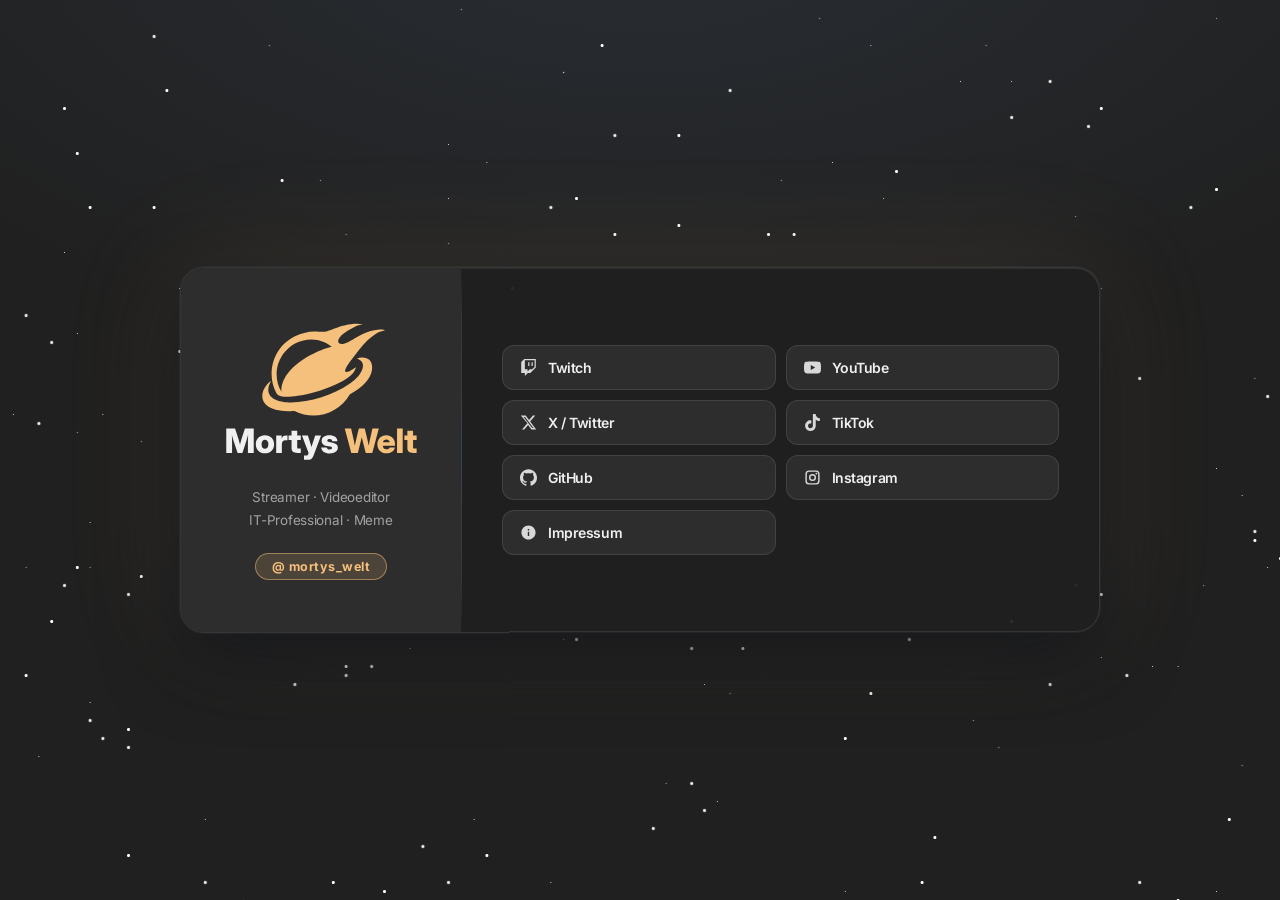
<file: index.html>
<!DOCTYPE html>
<html lang="de">
<head>
    <meta charset="UTF-8">
    <meta name="viewport" content="width=device-width, initial-scale=1.0">
    <title>Mortys Welt</title>
    <meta name="description" content="Streamer · Videoeditor · IT-Professional · Meme – Alle Links von Mortys Welt.">
    <link rel="icon" href="favicon.ico" sizes="48x48">
    <link rel="icon" href="favicon.svg" type="image/svg+xml">
    <link rel="apple-touch-icon" href="apple-touch-icon.png">
    <link rel="manifest" href="site.webmanifest">
    <meta name="theme-color" content="#202020">
    <link rel="stylesheet" href="styles.css">
</head>
<body>

    <!-- Sternenhimmel (CSS-only, DSGVO-konform) -->
    <div class="starfield" aria-hidden="true"></div>

    <main>
        <article class="card" aria-label="Mortys Welt – Visitenkarte">

            <!-- ── LINKS: Identität ── -->
            <section class="card-identity">
                <h1 class="logo">
                    <img src="logo-gestapelt.svg" width="653" height="470" alt="Mortys Welt">
                </h1>

                <p class="tagline">
                    Streamer · Videoeditor<br>
                    IT-Professional · Meme
                </p>

                <span class="handle">@ mortys_welt</span>
            </section>

            <!-- ── TRENNLINIE ── -->
            <div class="card-divider" aria-hidden="true"></div>

            <!-- ── RECHTS: Links ── -->
            <nav class="card-links" aria-label="Externe Links">

                <!-- Twitch -->
                <a href="https://www.twitch.tv/mortys_welt" target="_blank" rel="noopener noreferrer"
                   class="link-btn" data-sakuga="pop" data-platform="twitch" aria-label="Twitch">
                    <svg class="btn-icon" viewBox="0 0 24 24" fill="currentColor" aria-hidden="true">
                        <path d="M11.571 4.714h1.715v5.143H11.57zm4.715 0H18v5.143h-1.714zM6 0L1.714 4.286v15.428h5.143V24l4.286-4.286h3.428L22.286 12V0zm14.571 11.143l-3.428 3.428h-3.429l-3 3v-3H6.857V1.714h13.714z"/>
                    </svg>
                    <span>Twitch</span>
                </a>

                <!-- YouTube -->
                <a href="https://www.youtube.com/@mortyswelt" target="_blank" rel="noopener noreferrer"
                   class="link-btn" data-sakuga="pop" data-platform="youtube" aria-label="YouTube">
                    <svg class="btn-icon" viewBox="0 0 24 24" fill="currentColor" aria-hidden="true">
                        <path d="M23.498 6.186a3.016 3.016 0 0 0-2.122-2.136C19.505 3.545 12 3.545 12 3.545s-7.505 0-9.377.505A3.017 3.017 0 0 0 .502 6.186C0 8.07 0 12 0 12s0 3.93.502 5.814a3.016 3.016 0 0 0 2.122 2.136c1.871.505 9.376.505 9.376.505s7.505 0 9.377-.505a3.015 3.015 0 0 0 2.122-2.136C24 15.93 24 12 24 12s0-3.93-.502-5.814zM9.545 15.568V8.432L15.818 12l-6.273 3.568z"/>
                    </svg>
                    <span>YouTube</span>
                </a>

                <!-- X / Twitter -->
                <a href="https://twitter.com/Mortys_Welt" target="_blank" rel="noopener noreferrer"
                   class="link-btn" data-sakuga="pop" data-platform="x" aria-label="X / Twitter">
                    <svg class="btn-icon" viewBox="0 0 24 24" fill="currentColor" aria-hidden="true">
                        <path d="M18.244 2.25h3.308l-7.227 8.26 8.502 11.24H16.17l-4.714-6.231-5.401 6.231H2.748l7.73-8.835L1.254 2.25H8.08l4.713 6.231zm-1.161 17.52h1.833L7.084 4.126H5.117z"/>
                    </svg>
                    <span>X / Twitter</span>
                </a>

                <!-- TikTok -->
                <a href="https://www.tiktok.com/@mortys_welt" target="_blank" rel="noopener noreferrer"
                   class="link-btn" data-sakuga="pop" data-platform="tiktok" aria-label="TikTok">
                    <svg class="btn-icon" viewBox="0 0 24 24" fill="currentColor" aria-hidden="true">
                        <path d="M12.525.02c1.31-.02 2.61-.01 3.91-.02.08 1.53.63 3.09 1.75 4.17 1.12 1.11 2.7 1.62 4.24 1.79v4.03c-1.44-.05-2.89-.35-4.2-.97-.57-.26-1.1-.59-1.62-.93-.01 2.92.01 5.84-.02 8.75-.08 1.4-.54 2.79-1.35 3.94-1.31 1.92-3.58 3.17-5.91 3.21-1.43.08-2.86-.31-4.08-1.03-2.02-1.19-3.44-3.37-3.65-5.71-.02-.5-.03-1-.01-1.49.18-1.9 1.12-3.72 2.58-4.96 1.66-1.44 3.98-2.13 6.15-1.72.02 1.48-.04 2.96-.04 4.44-.99-.32-2.15-.23-3.02.37-.63.41-1.11 1.04-1.36 1.75-.21.51-.15 1.07-.14 1.61.24 1.64 1.82 3.02 3.5 2.87 1.12-.01 2.19-.66 2.77-1.61.19-.33.4-.67.41-1.06.1-1.79.06-3.57.07-5.36.01-4.03-.01-8.05.02-12.07z"/>
                    </svg>
                    <span>TikTok</span>
                </a>

                <!-- GitHub -->
                <a href="https://github.com/MortysTerminal" target="_blank" rel="noopener noreferrer"
                   class="link-btn" data-sakuga="pop" data-platform="github" aria-label="GitHub">
                    <svg class="btn-icon" viewBox="0 0 24 24" fill="currentColor" aria-hidden="true">
                        <path d="M12 .297c-6.63 0-12 5.373-12 12 0 5.303 3.438 9.8 8.205 11.385.6.113.82-.258.82-.577 0-.285-.01-1.04-.015-2.04-3.338.724-4.042-1.61-4.042-1.61C4.422 18.07 3.633 17.7 3.633 17.7c-1.087-.744.084-.729.084-.729 1.205.084 1.838 1.236 1.838 1.236 1.07 1.835 2.809 1.305 3.495.998.108-.776.417-1.305.76-1.605-2.665-.3-5.466-1.332-5.466-5.93 0-1.31.465-2.38 1.235-3.22-.135-.303-.54-1.523.105-3.176 0 0 1.005-.322 3.3 1.23.96-.267 1.98-.399 3-.405 1.02.006 2.04.138 3 .405 2.28-1.552 3.285-1.23 3.285-1.23.645 1.653.24 2.873.12 3.176.765.84 1.23 1.91 1.23 3.22 0 4.61-2.805 5.625-5.475 5.92.42.36.81 1.096.81 2.22 0 1.606-.015 2.896-.015 3.286 0 .315.21.69.825.57C20.565 22.092 24 17.592 24 12.297c0-6.627-5.373-12-12-12"/>
                    </svg>
                    <span>GitHub</span>
                </a>

                <!-- Instagram -->
                <a href="https://www.instagram.com/mortys_welt.png/" target="_blank" rel="noopener noreferrer"
                   class="link-btn" data-sakuga="pop" data-platform="instagram" aria-label="Instagram">
                    <svg class="btn-icon" viewBox="0 0 24 24" fill="currentColor" aria-hidden="true">
                        <path fill-rule="evenodd" d="M7 2h10a5 5 0 0 1 5 5v10a5 5 0 0 1-5 5H7a5 5 0 0 1-5-5V7a5 5 0 0 1 5-5zm0 2a3 3 0 0 0-3 3v10a3 3 0 0 0 3 3h10a3 3 0 0 0 3-3V7a3 3 0 0 0-3-3zm5 3a5 5 0 1 1 0 10a5 5 0 0 1 0-10zm0 2a3 3 0 1 0 0 6a3 3 0 0 0 0-6zm5.5-3.75a1.25 1.25 0 1 1 0 2.5a1.25 1.25 0 0 1 0-2.5z"/>
                    </svg>
                    <span>Instagram</span>
                </a>

                <!-- Impressum -->
                <a href="https://rahft.com/talents/mortys_welt/#imprint" target="_blank" rel="noopener noreferrer"
                   class="link-btn" data-sakuga="pop" data-platform="impressum" aria-label="Impressum">
                    <svg class="btn-icon" viewBox="0 0 24 24" fill="currentColor" aria-hidden="true">
                        <path d="M12 2C6.48 2 2 6.48 2 12s4.48 10 10 10 10-4.48 10-10S17.52 2 12 2zm1 15h-2v-6h2v6zm0-8h-2V7h2v2z"/>
                    </svg>
                    <span>Impressum</span>
                </a>

            </nav>
        </article>
    </main>

<script src="sakuga/sakuga-core.js"></script>
<script src="sakuga/mw-sakuga.js"></script>
</body>
</html>
</file>
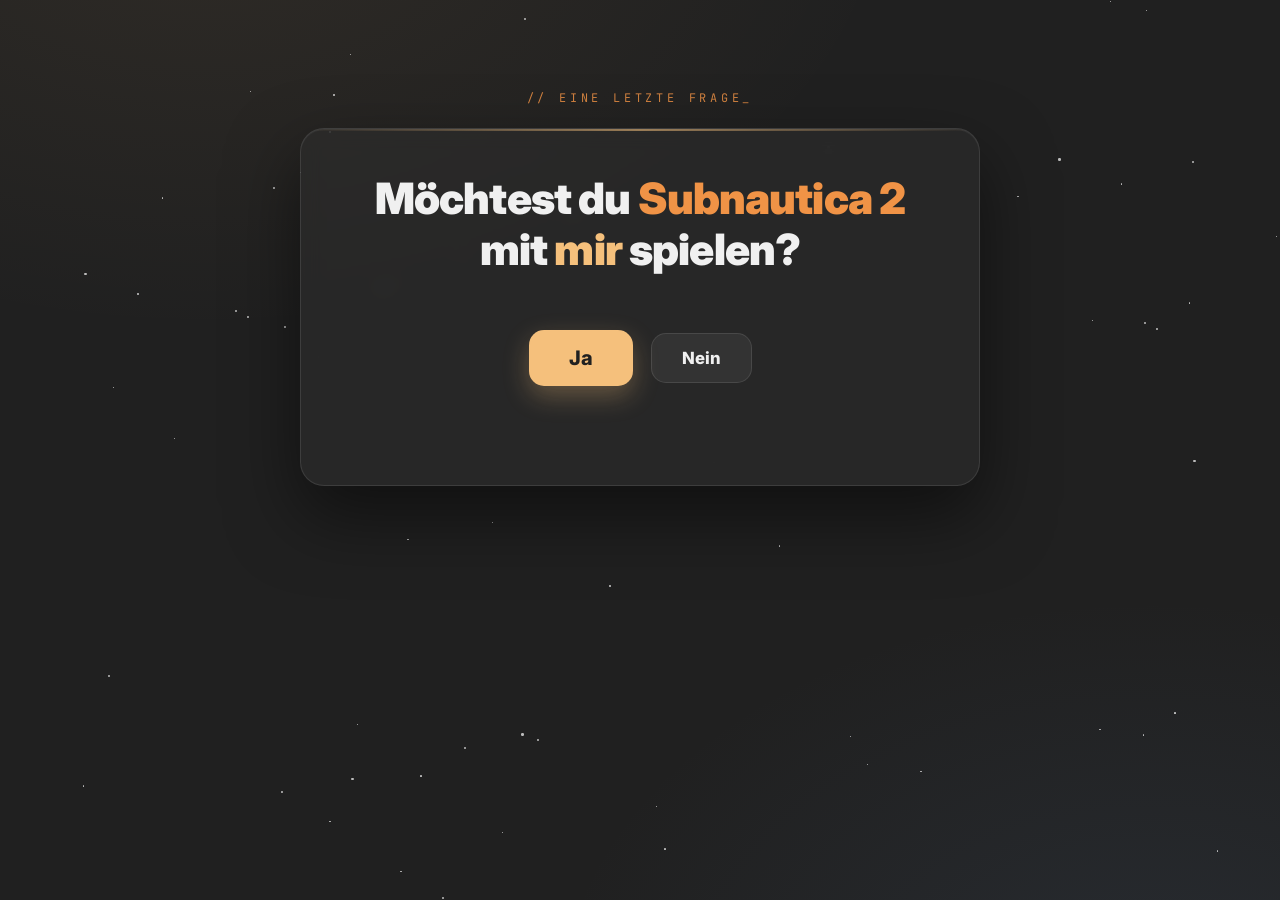
<file: antwort/index.html>
<!DOCTYPE html>
<html lang="de">
<head>
<meta charset="UTF-8">
<meta name="viewport" content="width=device-width, initial-scale=1.0">
<title>Eine Frage an dich · Mortys Welt</title>
<link rel="icon" href="../favicon.ico" sizes="48x48">
<link rel="icon" href="../favicon.svg" type="image/svg+xml">
<link rel="preconnect" href="https://fonts.googleapis.com">
<link rel="preconnect" href="https://fonts.gstatic.com" crossorigin>
<link href="https://fonts.googleapis.com/css2?family=Inter:wght@400;500;600;700;800;900&family=JetBrains+Mono:wght@400;500;700&display=swap" rel="stylesheet">
<style>
  :root{
    /* Mortys Welt CI: Gelb+Orange Kernfarben, Blau nur Tiefe */
    --bg:#202020; --panel:rgba(45,45,45,.58); --line:rgba(255,255,255,.10);
    --gelb:#F5C07C; --gelb-soft:rgba(245,192,124,.14);
    --signal:#F09346; --signal-soft:rgba(240,147,70,.14);
    --txt:#F0F0F0; --muted:rgba(240,240,240,.55); --no:#FF6B7A;
    --mono:'JetBrains Mono',ui-monospace,SFMono-Regular,Menlo,monospace;
  }
  *{box-sizing:border-box;margin:0;padding:0}
  body{
    font-family:'Inter',system-ui,sans-serif;color:var(--txt);
    background:
      radial-gradient(1200px 760px at 16% -12%, rgba(245,192,124,.07), transparent 58%),
      radial-gradient(1000px 680px at 90% 112%, rgba(87,115,153,.14), transparent 60%),
      var(--bg);
    min-height:100vh;display:flex;flex-direction:column;align-items:center;justify-content:center;
    padding:32px 18px;overflow:hidden;position:relative;
  }
  body.party{animation:bgparty 2.2s linear infinite}
  @keyframes bgparty{
    0%{background-color:#202020}25%{background-color:#2b2416}
    50%{background-color:#1e2733}75%{background-color:#2d2216}100%{background-color:#202020}}

  .starfield{position:fixed;inset:0;z-index:0;pointer-events:none;overflow:hidden}
  .starfield i{position:absolute;width:2px;height:2px;border-radius:50%;background:#fff;opacity:.7;animation:tw 4s ease-in-out infinite}
  @keyframes tw{0%,100%{opacity:.15;transform:scale(.7)}50%{opacity:.9;transform:scale(1.1)}}

  #fx{position:fixed;inset:0;z-index:6;pointer-events:none}

  .wrap{position:relative;z-index:2;width:100%;max-width:680px;text-align:center}

  .eyebrow{font-family:var(--mono);font-size:.74rem;letter-spacing:.32em;text-transform:uppercase;color:var(--signal);opacity:.85}
  .blink{animation:blink 1s step-end infinite}@keyframes blink{50%{opacity:0}}

  .qcard{
    margin-top:22px;background:var(--panel);border:1.5px solid var(--line);border-radius:24px;
    backdrop-filter:blur(10px);-webkit-backdrop-filter:blur(10px);padding:44px 34px 38px;
    box-shadow:0 30px 70px rgba(0,0,0,.5),inset 0 1px 0 rgba(255,255,255,.05);position:relative;overflow:hidden;
  }
  .qcard::after{content:"";position:absolute;top:0;left:0;right:0;height:2px;
    background:linear-gradient(90deg,transparent,var(--gelb),transparent);opacity:.55}

  h1{font-size:clamp(1.7rem,4.6vw,2.7rem);font-weight:900;line-height:1.18;letter-spacing:-.02em}
  h1 .sub2{color:var(--signal);white-space:nowrap}
  h1 .me{color:var(--gelb)}

  .btns{position:relative;margin-top:38px;height:90px;display:flex;align-items:center;justify-content:center;gap:18px}
  button{font-family:'Inter';font-weight:800;cursor:pointer;border:none;transition:transform .12s}

  #ja{
    color:#202020;background:var(--gelb);font-size:1.25rem;padding:16px 40px;border-radius:15px;
    box-shadow:0 10px 26px rgba(245,192,124,.30);transform-origin:center;will-change:transform;
    transition:transform .25s cubic-bezier(.34,1.56,.64,1),box-shadow .25s,padding .25s,font-size .25s;
  }
  #ja:hover{transform:scale(1.06)}
  #ja:active{transform:scale(.97)}

  #nein{
    color:var(--txt);background:rgba(255,255,255,.06);border:1.5px solid var(--line);
    font-size:1.05rem;padding:14px 30px;border-radius:15px;
    transition:left .22s cubic-bezier(.22,1,.36,1),top .22s cubic-bezier(.22,1,.36,1),transform .2s,opacity .3s;
    will-change:left,top;
  }
  #nein.loose{position:fixed;z-index:5;margin:0}

  .counter{margin-top:24px;min-height:20px;font-family:var(--mono);font-size:.84rem;color:var(--muted);transition:.2s}
  .counter b{color:var(--gelb)}

  /* Toasts (Sprüche) */
  #toasts{position:fixed;inset:0;z-index:7;pointer-events:none}
  .toast{position:absolute;font-family:var(--mono);font-weight:700;font-size:.95rem;
    color:var(--signal);background:rgba(10,10,18,.82);border:1px solid var(--signal-soft);
    padding:8px 14px;border-radius:11px;white-space:nowrap;transform:translate(-50%,-50%) scale(.7);
    opacity:0;animation:toast 1.1s ease-out forwards}
  @keyframes toast{12%{opacity:1;transform:translate(-50%,-50%) scale(1)}
    100%{opacity:0;transform:translate(-50%,-130%) scale(.95)}}

  /* Party */
  #party{position:relative;z-index:3;width:100%;max-width:680px;text-align:center;opacity:0;
    transform:translateY(20px);pointer-events:none;transition:opacity .6s,transform .6s}
  #party.show{opacity:1;transform:none;pointer-events:auto}
  .pheadline{font-size:clamp(2.4rem,8vw,4.2rem);font-weight:900;letter-spacing:-.02em;
    background:linear-gradient(90deg,var(--gelb),var(--signal),var(--gelb));background-size:200% auto;
    -webkit-background-clip:text;background-clip:text;color:transparent;animation:shine 3s linear infinite}
  @keyframes shine{to{background-position:200% center}}
  .psub{margin-top:10px;color:var(--muted);font-size:1.05rem}
  .decode-wrap{margin-top:34px;background:var(--panel);border:1.5px solid var(--signal-soft);border-radius:18px;
    padding:26px 22px;backdrop-filter:blur(8px)}
  .decode-label{font-family:var(--mono);font-size:.72rem;letter-spacing:.22em;text-transform:uppercase;color:var(--muted)}
  #decoded{font-family:var(--mono);font-weight:700;font-size:clamp(1.5rem,5.5vw,2.6rem);letter-spacing:.14em;
    color:var(--signal);margin-top:14px;min-height:1.4em;text-shadow:0 0 24px rgba(240,147,70,.4)}
  .gift{margin-top:18px;font-size:1.05rem;color:var(--txt);opacity:0;transition:opacity .8s}
  .gift.show{opacity:1}

  /* ── Zufalls-Gag-Layer ── */
  .decoy{position:fixed;z-index:4;color:var(--txt);background:rgba(255,255,255,.05);
    border:1.5px solid var(--line);border-radius:15px;font-family:'Inter';font-weight:800;
    padding:11px 22px;font-size:.92rem;cursor:pointer;transition:opacity .2s,transform .2s;
    animation:decoyIn .3s cubic-bezier(.34,1.56,.64,1)}
  @keyframes decoyIn{from{opacity:0;transform:scale(.4)}to{opacity:1;transform:scale(1)}}
  .shakefx{animation:shakefx .5s cubic-bezier(.36,.07,.19,.97)}
  @keyframes shakefx{10%,90%{transform:translateX(-2px)}20%,80%{transform:translateX(3px)}
    30%,50%,70%{transform:translateX(-5px)}40%,60%{transform:translateX(5px)}}
  #nein.waddle{animation:waddle .5s ease-in-out infinite}
  @keyframes waddle{0%,100%{transform:rotate(-6deg)}50%{transform:rotate(6deg)}}

  .hidden{display:none !important}
  @media (prefers-reduced-motion:reduce){
    .starfield{display:none}body.party{animation:none}
    .shakefx,#nein.waddle,.decoy{animation:none !important}
  }
</style>
</head>
<body>
<div class="starfield" id="stars" aria-hidden="true"></div>
<canvas id="fx"></canvas>
<div id="toasts"></div>

<!-- FRAGE -->
<div class="wrap" id="ask">
  <div class="eyebrow" id="eyebrow">// Verbindung hergestellt<span class="blink">_</span></div>
  <div class="qcard" id="qcard" style="opacity:0;transform:translateY(14px);transition:.7s">
    <h1>Möchtest du <span class="sub2">Subnautica&nbsp;2</span><br>mit <span class="me">mir</span> spielen?</h1>
    <div class="btns">
      <button id="ja" data-sakuga="hit">Ja</button>
      <button id="nein">Nein</button>
    </div>
    <div class="counter" id="counter"></div>
  </div>
</div>

<!-- PARTY -->
<div id="party">
  <div class="pheadline">JAAA!</div>
  <div class="psub">Wusste ich's doch. 💛</div>
  <div class="decode-wrap">
    <div class="decode-label">// Entschlüssele finale Nachricht</div>
    <div id="decoded"></div>
    <div class="gift" id="gift">Ein Geschenk wartet dort auf dich.</div>
  </div>
</div>

<script>
/* ───────── Sternenhimmel ───────── */
(function(){const s=document.getElementById('stars');for(let i=0;i<70;i++){const t=document.createElement('i');
  t.style.left=Math.random()*100+'vw';t.style.top=Math.random()*100+'vh';t.style.animationDelay=(Math.random()*4)+'s';
  const z=(Math.random()*1.6+1).toFixed(1);t.style.width=t.style.height=z+'px';s.appendChild(t);}})();

/* ───────── Intro-Beat ───────── */
setTimeout(()=>{const q=document.getElementById('qcard');q.style.opacity=1;q.style.transform='none';
  document.getElementById('eyebrow').innerHTML='// Eine letzte Frage<span class="blink">_</span>';
},1100);

/* ───────── Audio (winzig, vanilla) ───────── */
let AC=null;
function ac(){ if(!AC){try{AC=new (window.AudioContext||window.webkitAudioContext)();}catch(e){}} if(AC&&AC.state==='suspended')AC.resume(); return AC; }
function blip(freq,dur,type,vol){const c=ac();if(!c)return;const o=c.createOscillator(),g=c.createGain();
  o.type=type||'square';o.frequency.value=freq;g.gain.value=vol||.04;o.connect(g);g.connect(c.destination);
  const t=c.currentTime;g.gain.setValueAtTime(g.gain.value,t);g.gain.exponentialRampToValueAtTime(.0001,t+dur);
  o.start(t);o.stop(t+dur);}
function fanfare(){const notes=[523.25,659.25,783.99,1046.5,1318.5];notes.forEach((f,i)=>setTimeout(()=>blip(f,.35,'triangle',.07),i*110));
  setTimeout(()=>{blip(1568,.5,'sine',.05);},620);}

/* ───────── Nein-Button: Ausweichen ───────── */
const nein=document.getElementById('nein'), ja=document.getElementById('ja'), counter=document.getElementById('counter');
let dodges=0, jaScale=1, lastDodge=0, loose=false, dodgingEnabled=true, surrendered=false;
let swapped=false, cdBusy=false, lastGag='', decoys=[], gagLock=false, dialogSeen=false, dialogOpen=false;
const reduce=matchMedia('(prefers-reduced-motion: reduce)').matches;

const NEIN_LABELS=["Nein","Nein?","Bist du sicher?","Wirklich jetzt?","Denk nochmal nach",
  "Falsche Taste!","Das war kein Angebot","Versuch's weiter","Niemals","fast…",
  "ok… fast","komm schon","doch Ja?","fein, ich versteck mich"];
const JA_LABELS=[[0,"Ja"],[2,"Ja!"],[4,"Ja!!"],[6,"JAAA!"],[9,"NA KLAR!"],[13,"JAAAA!"]];
const TAUNTS=["Zu langsam!","Knapp daneben!","Nice try","Nope.","Glitscht weg wie ein Peeper",
  "Schnell wie ein Reaper, was?","Nicht mit mir!","Falsche Richtung!","Du willst doch eh 'Ja'",
  "98% Ausweichquote","der Button trainiert für Olympia","war wohl nix"];
const INSIDERS=["Hatschi. 🤧 Ein Paket? Bin allergisch, weißt du doch.",
  "In Goose Goose Duck killst du mich eh jede Runde.",
  "Nein? Sagt die, die mich als Ente cosplayen ließ.",
  "Wubba lubba dub… nein, falscher Morty."];

function goLoose(){
  if(loose) return;
  const r=nein.getBoundingClientRect();
  document.body.appendChild(nein);      // raus aus der Card → kein overflow/backdrop-filter-Clipping mehr
  nein.classList.add('loose');
  nein.style.left=r.left+'px';
  nein.style.top=r.top+'px';
  loose=true;
}

function dodge(){
  if(!dodgingEnabled || gagLock) return;
  const now=Date.now(); if(now-lastDodge<200) return; lastDodge=now;
  goLoose();
  dodges++;
  const w=nein.offsetWidth, h=nein.offsetHeight, m=18;
  const maxX=Math.max(m, window.innerWidth - w - m);
  const maxY=Math.max(m, window.innerHeight - h - m);
  let bx=m, by=m, best=-1;
  for(let i=0;i<14;i++){
    const x=m+Math.random()*(maxX-m), y=m+Math.random()*(maxY-m);
    const dx=(x+w/2)-mouse.x, dy=(y+h/2)-mouse.y, d=dx*dx+dy*dy;
    if(d>best){best=d;bx=x;by=y;}
  }
  bx=Math.max(m,Math.min(maxX,bx)); by=Math.max(m,Math.min(maxY,by));
  nein.style.left=bx+'px'; nein.style.top=by+'px';
  // dezent schrumpfen, aber immer gut sichtbar
  const shrink=Math.max(.72, 1-dodges*0.03);
  nein.style.transform='scale('+shrink+')';
  if(!swapped) nein.textContent=NEIN_LABELS[Math.min(dodges,NEIN_LABELS.length-1)];
  // Ja wächst
  jaScale=Math.min(2.8, jaScale*1.08);
  ja.style.transform='scale('+jaScale+')';
  let jl="Ja"; JA_LABELS.forEach(p=>{if(dodges>=p[0])jl=p[1];}); if(!swapped) ja.textContent=jl;
  // Spruch + Sound
  toast(TAUNTS[Math.floor(Math.random()*TAUNTS.length)], bx+w/2, by);
  blip(220+Math.random()*120, .12, 'square', .035);
  updateCounter();
  runGag(bx+w/2, by);                        // Zufalls-Gag drüberlegen
  if(dodges===6 && !dialogSeen){ dialogSeen=true; errorDialog(); } // einmaliger Fake-Fehler
  if(dodges>=14) setTimeout(surrender, 420); // irgendwann gibt er auf
}

function updateCounter(){
  let msg;
  if(dodges<=0) msg="";
  else if(dodges<4) msg="Der 'Nein'-Button ist etwas… schüchtern.";
  else if(dodges<8) msg="Ausweichmanöver: <b>"+dodges+"</b> · beeindruckend hartnäckig.";
  else if(dodges<13) msg="<b>"+dodges+"</b> Versuche. Der Button bleibt ungeschlagen.";
  else msg="Gib's zu — du willst längst <b>Ja</b> drücken.";
  counter.innerHTML=msg;
}

/* Cursor-Tracking → fliehen wenn nah */
const mouse={x:-999,y:-999};
document.addEventListener('pointermove',e=>{
  mouse.x=e.clientX; mouse.y=e.clientY;
  if(!loose) return;
  const r=nein.getBoundingClientRect();
  const cx=r.left+r.width/2, cy=r.top+r.height/2;
  const dist=Math.hypot(cx-mouse.x, cy-mouse.y);
  if(dist<95) dodge('near');
});
// direkte Versuche blocken
['mouseenter','pointerenter','pointerdown','touchstart'].forEach(ev=>{
  nein.addEventListener(ev,e=>{ if(ev==='touchstart'||ev==='pointerdown')e.preventDefault(); dodge('direct'); },{passive:false});
});
// falls sie ihn DOCH erwischt (z.B. per Tastatur): der Knopf kapituliert und watschelt rüber
nein.addEventListener('click',e=>{e.preventDefault(); surrender();});

/* ───────── Zufalls-Gag-Mix ───────── */
function runGag(x,y){
  if(surrendered || gagLock) return;
  const roll=Math.random();
  let g='';
  if(roll<0.45)        g='';           // meistens: nur normales Fliehen
  else if(roll<0.53)   g='insider';
  else if(roll<0.60)   g='roar';
  else if(roll<0.66)   g='bait';
  else if(roll<0.71)   g='hydra';
  else if(roll<0.76)   g='warp';
  else if(roll<0.81)   g='polyglott';
  else if(roll<0.86)   g='giant';
  else if(roll<0.90)   g='cloak';
  else if(roll<0.935)  g='gravity';
  else if(roll<0.965)  g='peeper';
  else                 g='countdown';
  if(g===lastGag && g!=='') g='';      // nicht zweimal derselbe Gag am Stück
  lastGag=g;
  if(g==='insider')        insiderToast(x,y);
  else if(g==='roar')      roar(x,y);
  else if(g==='bait')      baitSwitch();
  else if(g==='hydra')     hydra();
  else if(g==='warp')      warp(x,y);
  else if(g==='polyglott') polyglott();
  else if(g==='giant')     giant(x,y);
  else if(g==='cloak')     cloak(x,y);
  else if(g==='gravity')   gravity(x,y);
  else if(g==='peeper')    peeper(x,y);
  else if(g==='countdown') countdownFake(x,y);
}

function insiderToast(x,y){ toast(INSIDERS[Math.floor(Math.random()*INSIDERS.length)], x, y-30); }

/* Kurzer, leiser Reaper-Roar + dezentes Ruckeln */
function roar(x,y){
  toast("Detected: 1 Leviathan class lifeform.", x, y-30);
  blip(90,.5,'sawtooth',.05); setTimeout(()=>blip(58,.55,'sine',.045),90);
  if(!reduce){ const wrap=document.querySelector('.wrap');
    wrap.classList.remove('shakefx'); void wrap.offsetWidth; wrap.classList.add('shakefx'); }
}

/* Warper-Teleport: Knopf wird eingesaugt und taucht anderswo wieder auf */
function warp(x,y){
  toast("Ein Warper hat den Knopf versetzt.", x, y-30);
  blip(880,.08,'sine',.05); setTimeout(()=>blip(180,.14,'sawtooth',.045),70);
  if(reduce || gagLock) return; gagLock=true;
  const w=nein.offsetWidth, h=nein.offsetHeight, m=18;
  nein.style.transition='transform .12s, opacity .12s';
  nein.style.transform='scale(.2)'; nein.style.opacity='0';                 // einsaugen
  setTimeout(()=>{
    nein.style.transition='none';                                          // instant versetzen
    nein.style.left=(m+Math.random()*(window.innerWidth -w-2*m))+'px';
    nein.style.top =(m+Math.random()*(window.innerHeight-h-2*m))+'px';
    requestAnimationFrame(()=>{
      nein.style.transition='transform .18s cubic-bezier(.34,1.56,.64,1), opacity .18s';
      nein.style.transform=''; nein.style.opacity='1';                     // auftauchen
      setTimeout(()=>{ nein.style.transition=''; gagLock=false; }, 220);
    });
  }, 130);
}

/* Größen-Troll: wird kurz riesig ("den triffst du DOCH") und schrumpft dann weg */
function giant(x,y){
  toast("Na, DEN triffst du ja wohl.", x, y-30); blip(500,.12,'triangle',.04);
  if(reduce || gagLock) return; gagLock=true;
  nein.style.transition='transform .3s cubic-bezier(.34,1.56,.64,1)';
  nein.style.transform='scale(2.4)';
  setTimeout(()=>{
    nein.style.transform='scale(.55)'; blip(240,.14,'square',.04);
    const r=nein.getBoundingClientRect(); toast("…ups. Doch nicht.", r.left+r.width/2, r.top);
    setTimeout(()=>{ nein.style.transition=''; nein.style.transform=''; gagLock=false; }, 340);
  }, 900);
}

/* Tarnung: Cyclops Silent Running — Knopf wird "unsichtbar", nur der Umriss bleibt */
function cloak(x,y){
  toast("Cyclops: Silent Running aktiviert.", x, y-30); blip(300,.3,'sine',.03);
  if(reduce || gagLock) return; gagLock=true;
  nein.style.transition='background .4s, color .4s';
  nein.style.background='transparent'; nein.style.color='transparent';     // nur die Border bleibt
  setTimeout(()=>{
    nein.style.background=''; nein.style.color='';
    setTimeout(()=>{ nein.style.transition=''; gagLock=false; }, 420);
  }, 1200);
}

/* Schwerkraft: Knopf fällt unten raus und plumpst oben wieder rein */
function gravity(x,y){
  toast("Ups — Schwerkraft.", x, y-30);
  if(reduce || gagLock){ blip(120,.2,'sawtooth',.04); return; } gagLock=true;
  blip(200,.5,'sawtooth',.04);
  const w=nein.offsetWidth, h=nein.offsetHeight, m=18;
  nein.style.transition='top .6s cubic-bezier(.5,0,.9,.3)';
  nein.style.top=(window.innerHeight+90)+'px';                              // rausfallen
  setTimeout(()=>{
    nein.style.transition='none';
    nein.style.top=(-h-30)+'px';
    nein.style.left=(m+Math.random()*(window.innerWidth-w-2*m))+'px';
    requestAnimationFrame(()=>{
      nein.style.transition='top .55s cubic-bezier(.34,1.7,.6,1)';
      nein.style.top=(m+Math.random()*(window.innerHeight*0.5))+'px';       // wieder reinplumpsen
      setTimeout(()=>{ nein.style.transition=''; gagLock=false; }, 580);
    });
  }, 640);
}

/* Peeper frisst den Knopf: ein Fisch schwimmt durch, verschluckt ihn, spuckt ihn woanders aus */
function peeper(x,y){
  toast("Ein Peeper hat ihn geschluckt.", x, y-30);
  if(reduce || gagLock){ blip(400,.1,'square',.03); return; } gagLock=true;
  const r=nein.getBoundingClientRect();
  const fish=document.createElement('div'); fish.textContent='🐟';
  fish.style.cssText='position:fixed;z-index:6;font-size:40px;pointer-events:none;left:-70px;top:'+(r.top-6)+'px;transition:left 1.1s linear';
  document.body.appendChild(fish);
  requestAnimationFrame(()=>{ fish.style.left=(window.innerWidth+70)+'px'; });
  const eat=Math.max(60, ((r.left+70)/(window.innerWidth+140))*1100);
  setTimeout(()=>{ nein.style.transition='opacity .12s'; nein.style.opacity='0'; blip(300,.12,'square',.035); }, eat);
  setTimeout(()=>{
    const w=nein.offsetWidth, h=nein.offsetHeight, m=18;
    nein.style.transition='none';
    nein.style.left=(m+Math.random()*(window.innerWidth-w-2*m))+'px';
    nein.style.top =(m+Math.random()*(window.innerHeight-h-2*m))+'px';
    requestAnimationFrame(()=>{
      nein.style.transition='opacity .25s'; nein.style.opacity='1';
      const rr=nein.getBoundingClientRect(); toast("…pfff, wieder ausgespuckt.", rr.left+rr.width/2, rr.top);
      blip(520,.12,'triangle',.04);
      setTimeout(()=>{ nein.style.transition=''; gagLock=false; }, 280);
    });
  }, eat+320);
  setTimeout(()=>fish.remove(), 1250);
}

/* Fake-Fehlerdialog: "Nein.exe funktioniert nicht mehr" — Ausgang nur über "Trotzdem Ja" */
function errorDialog(){
  if(dialogOpen || surrendered) return; dialogOpen=true;
  blip(196,.22,'square',.05); setTimeout(()=>blip(147,.28,'square',.05),120);   // Windows-Fehlerton-Anmutung
  const ov=document.createElement('div');
  ov.style.cssText='position:fixed;inset:0;z-index:8;display:grid;place-items:center;background:rgba(8,8,14,.55);padding:20px';
  const win=document.createElement('div');
  win.style.cssText='width:min(390px,92vw);background:#2D2D2D;border:1px solid var(--line);border-radius:12px;overflow:hidden;box-shadow:0 30px 70px rgba(0,0,0,.6);font-family:var(--mono)';
  win.innerHTML=
    '<div style="display:flex;align-items:center;justify-content:space-between;background:linear-gradient(90deg,var(--signal),var(--gelb));color:#202020;padding:9px 12px;font-weight:800;font-size:.82rem">'
    +'<span>Nein.exe</span><span id="dx" style="cursor:pointer;padding:0 6px">×</span></div>'
    +'<div style="padding:20px 18px 22px;color:var(--txt)">'
    +'<p style="font-size:.9rem;line-height:1.55">⚠ Ein Problem hat dazu geführt, dass <b>Nein</b> nicht mehr korrekt funktioniert. '
    +'Windows sucht nach einer Lösung… gefunden wurde nur <b>Ja</b>.</p>'
    +'<div style="display:flex;justify-content:flex-end;margin-top:20px">'
    +'<button id="dja" data-sakuga="hit" style="font-family:\'Inter\';font-weight:800;cursor:pointer;border:none;color:#202020;background:var(--gelb);padding:10px 22px;border-radius:9px">Trotzdem Ja</button>'
    +'</div></div>';
  ov.appendChild(win); document.body.appendChild(ov);
  const close=()=>{ ov.remove(); dialogOpen=false; };
  win.querySelector('#dx').addEventListener('click',()=>{ close(); toast("Weggeklickt. Der Knopf flieht einfach weiter.", window.innerWidth/2, window.innerHeight*0.4); blip(200,.1,'square',.03); });
  win.querySelector('#dja').addEventListener('click',()=>{ close(); ac(); fanfare(); startParty(); });
}

/* Polyglott: der Knopf sagt hektisch in vielen Sprachen "Nein" */
function polyglott(){
  if(swapped) return;
  const NOS=["Nein","No","Non","Nope","Nyet","Iie","Nej","Nee","Ei","Não","…nein"];
  let i=0; const iv=setInterval(()=>{
    if(swapped || surrendered){ clearInterval(iv); return; }
    nein.textContent=NOS[i%NOS.length]; blip(300+(i%6)*45,.05,'square',.022); i++;
    if(i>=14){ clearInterval(iv); nein.textContent=NEIN_LABELS[Math.min(dodges,NEIN_LABELS.length-1)]; }
  }, 95);
}

/* Fake-Countdown, der auf "Ja" umkippt statt zu akzeptieren */
function countdownFake(x,y){
  if(cdBusy) return; cdBusy=true;
  const seq=["Nein akzeptiert in 3…","2…","1…","…Ja. 💛"];
  let i=0;
  (function step(){
    if(i<seq.length){ toast(seq[i], x, y-30); blip(360+i*80,.12,'square',.035);
      const last=(i===seq.length-1); i++; setTimeout(step, last?700:520); }
    else cdBusy=false;
  })();
}

/* Bait & Switch: Ja und Nein tauschen kurz die Beschriftung */
function baitSwitch(){
  if(swapped) return; swapped=true;
  nein.textContent='Ja'; ja.textContent='Nein';
  toast("Moment — welcher war nochmal welcher?", window.innerWidth/2, window.innerHeight*0.4);
  blip(500,.12,'triangle',.04);
  setTimeout(()=>{ swapped=false;
    nein.textContent=NEIN_LABELS[Math.min(dodges,NEIN_LABELS.length-1)];
    let jl="Ja"; JA_LABELS.forEach(p=>{if(dodges>=p[0])jl=p[1];}); ja.textContent=jl;
  }, 1700);
}

/* Button-Hydra: zwei Schein-Neins stieben auseinander und lösen sich auf */
function hydra(){
  if(decoys.length>4) return;
  toast("Er teilt sich! Wie ein Peeper-Schwarm.", window.innerWidth/2, window.innerHeight*0.4);
  const w=110, h=44, m=20;
  for(let k=0;k<2;k++){
    const d=document.createElement('button'); d.className='decoy'; d.type='button';
    d.textContent=['Nein','Nö','Niemals','doch nicht'][Math.floor(Math.random()*4)];
    d.style.left=(m+Math.random()*(window.innerWidth-w-2*m))+'px';
    d.style.top =(m+Math.random()*(window.innerHeight-h-2*m))+'px';
    d.addEventListener('click',ev=>{ ev.preventDefault();
      toast("Auch nur eine Fata Morgana.", parseInt(d.style.left)+w/2, parseInt(d.style.top));
      blip(200,.1,'square',.03); killDecoy(d); });
    document.body.appendChild(d); decoys.push(d);
    setTimeout(()=>killDecoy(d), 2200+Math.random()*600);
  }
  blip(300,.14,'triangle',.04);
}
function killDecoy(d){ const i=decoys.indexOf(d); if(i>=0) decoys.splice(i,1);
  if(d.parentNode){ d.style.opacity='0'; d.style.transform='scale(.4)'; setTimeout(()=>d.remove(),200); } }

/* ───────── Payoff: Nein kapituliert & watschelt zu Ja ───────── */
function surrender(){
  if(surrendered) return; surrendered=true; dodgingEnabled=false; swapped=false; cdBusy=false;
  ac(); decoys.slice().forEach(killDecoy);
  goLoose();                                   // sicherstellen: frei positioniert
  nein.textContent="ok, ok… ich will auch nicht mehr";
  nein.style.transform='';
  toast("…ganz ehrlich, Subnautica klingt super.", window.innerWidth/2, window.innerHeight*0.35);
  const goParty=()=>{ nein.style.display='none'; fanfare(); startParty(); };
  if(reduce){ setTimeout(goParty, 600); return; }
  const jr=ja.getBoundingClientRect();
  const jaS=Math.min(3, jaScale*1.15);
  ja.style.transform='scale('+jaS+')';
  nein.classList.add('waddle');
  const TRAVEL=2400;                                    // deutlich langsamer rüberwatscheln
  nein.style.transition='left '+TRAVEL+'ms ease-in-out, top '+TRAVEL+'ms ease-in-out';
  requestAnimationFrame(()=>{
    nein.style.left=(jr.left+jr.width/2 - nein.offsetWidth/2)+'px';
    nein.style.top =(jr.top +jr.height/2 - nein.offsetHeight/2)+'px';
  });
  // Ankommen → sichtbar auf den Ja-Knopf drücken
  setTimeout(()=>{
    nein.classList.remove('waddle');
    ja.style.transition='transform .12s ease-in';
    ja.style.transform='scale('+(jaS*0.8)+')';          // Ja wird eingedrückt
    nein.style.transition='transform .3s ease, opacity .3s';
    nein.style.transform='scale(.12)'; nein.style.opacity='0';   // Nein verschmilzt hinein
    blip(140,.2,'square',.055);                         // "thunk"
    setTimeout(()=>{ ja.style.transition='transform .34s cubic-bezier(.34,1.56,.64,1)';
      ja.style.transform='scale('+jaS+')'; }, 140);     // Ja federt zurück
    setTimeout(goParty, 560);
  }, TRAVEL);
}

/* ───────── Toast ───────── */
function toast(text,x,y){
  const t=document.createElement('div'); t.className='toast'; t.textContent=text;
  x=Math.max(70,Math.min(window.innerWidth-70,x)); y=Math.max(40,y);
  t.style.left=x+'px'; t.style.top=y+'px';
  document.getElementById('toasts').appendChild(t);
  setTimeout(()=>t.remove(),1150);
}

/* ───────── JA → Party ───────── */
ja.addEventListener('click',()=>{ ac(); fanfare(); startParty(); });

function startParty(){
  dodgingEnabled=false;
  nein.style.display='none';
  document.getElementById('ask').classList.add('hidden');
  document.body.classList.add('party');
  const p=document.getElementById('party'); p.classList.add('show');
  burst();
  setTimeout(()=>decode("SCHAU IN DEIN STEAM", document.getElementById('decoded'), ()=>{
    document.getElementById('gift').classList.add('show');
  }), 700);
}

/* ───────── Decode-Reveal ───────── */
function decode(target, el, done){
  const CH="ABCDEFGHIJKLMNOPQRSTUVWXYZ0123456789#%&/<>";
  const arr=target.split(''); const locked=new Array(arr.length).fill(false);
  arr.forEach((c,i)=>{ if(c===' ') locked[i]=true; });
  const render=()=>el.textContent=arr.map((c,i)=>locked[i]?c:CH[Math.floor(Math.random()*CH.length)]).join('');
  const iv=setInterval(render,55);
  let i=0;
  (function lockNext(){
    while(i<arr.length && (arr[i]===' '||locked[i])) i++;
    if(i>=arr.length){ clearInterval(iv); el.textContent=target; blip(880,.4,'sine',.05); done&&done(); return; }
    locked[i]=true; blip(520+i*30,.12,'triangle',.04); i++;
    setTimeout(lockNext, 200);
  })();
}

/* ───────── Konfetti (Canvas) ───────── */
const cv=document.getElementById('fx'), ctx=cv.getContext('2d');
function size(){cv.width=innerWidth;cv.height=innerHeight;} size(); addEventListener('resize',size);
let parts=[], raf=null;
function burst(){
  if(window.matchMedia('(prefers-reduced-motion: reduce)').matches) return;
  const cols=['#F5C07C','#F09346','#F0F0F0','#577399','#ffffff'];
  for(let i=0;i<220;i++) parts.push({
    x:innerWidth/2,y:innerHeight*0.42,
    vx:(Math.random()-.5)*16, vy:Math.random()*-14-4,
    g:.32+Math.random()*.15, s:5+Math.random()*7,
    c:cols[Math.floor(Math.random()*cols.length)], rot:Math.random()*6, vr:(Math.random()-.5)*.4, life:0
  });
  if(!raf) loop();
}
function loop(){
  ctx.clearRect(0,0,cv.width,cv.height);
  parts.forEach(p=>{p.vy+=p.g;p.x+=p.vx;p.y+=p.vy;p.rot+=p.vr;p.life++;
    ctx.save();ctx.translate(p.x,p.y);ctx.rotate(p.rot);ctx.fillStyle=p.c;
    ctx.globalAlpha=Math.max(0,1-p.life/170);ctx.fillRect(-p.s/2,-p.s/2,p.s,p.s*1.4);ctx.restore();});
  parts=parts.filter(p=>p.life<175 && p.y<innerHeight+40);
  if(parts.length) raf=requestAnimationFrame(loop); else {raf=null;ctx.clearRect(0,0,cv.width,cv.height);}
}
</script>
<script src="../sakuga/sakuga-core.js"></script>
<script src="../sakuga/mw-sakuga.js"></script>
</body>
</html>
</file>
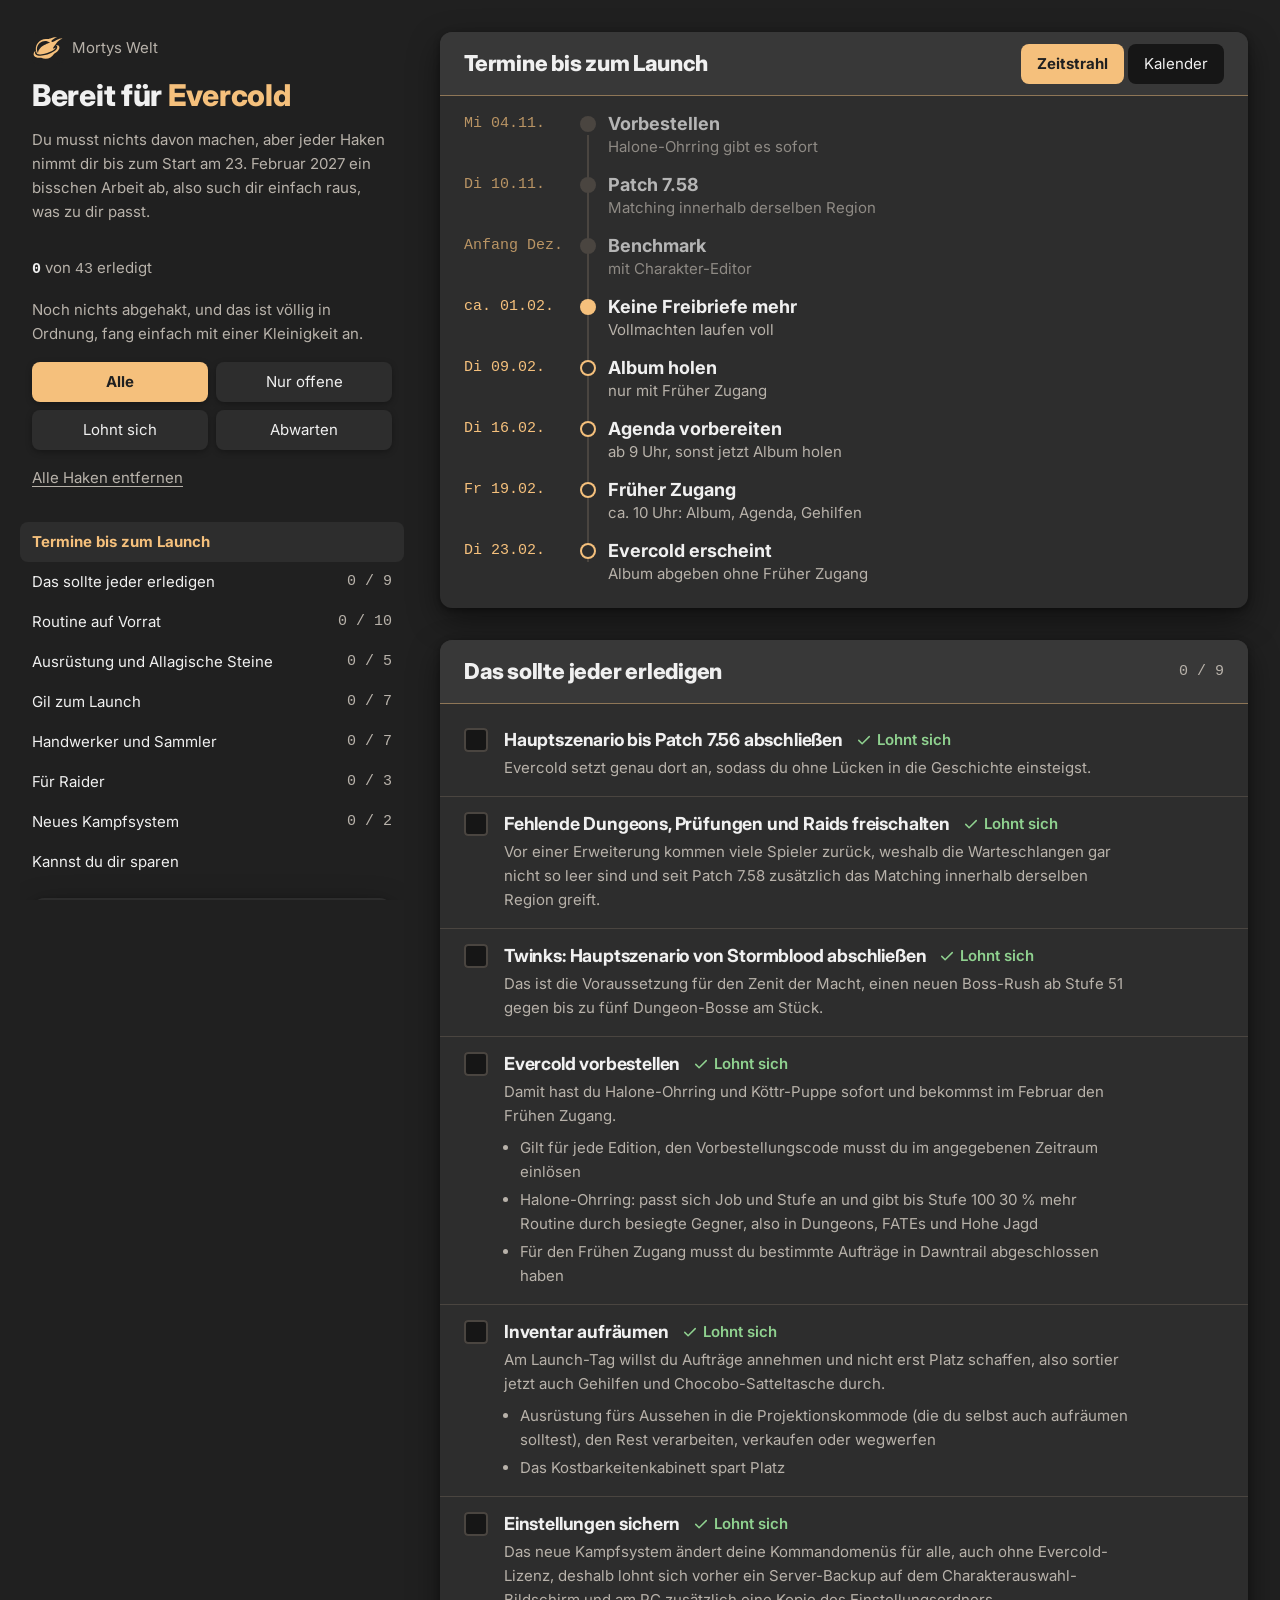
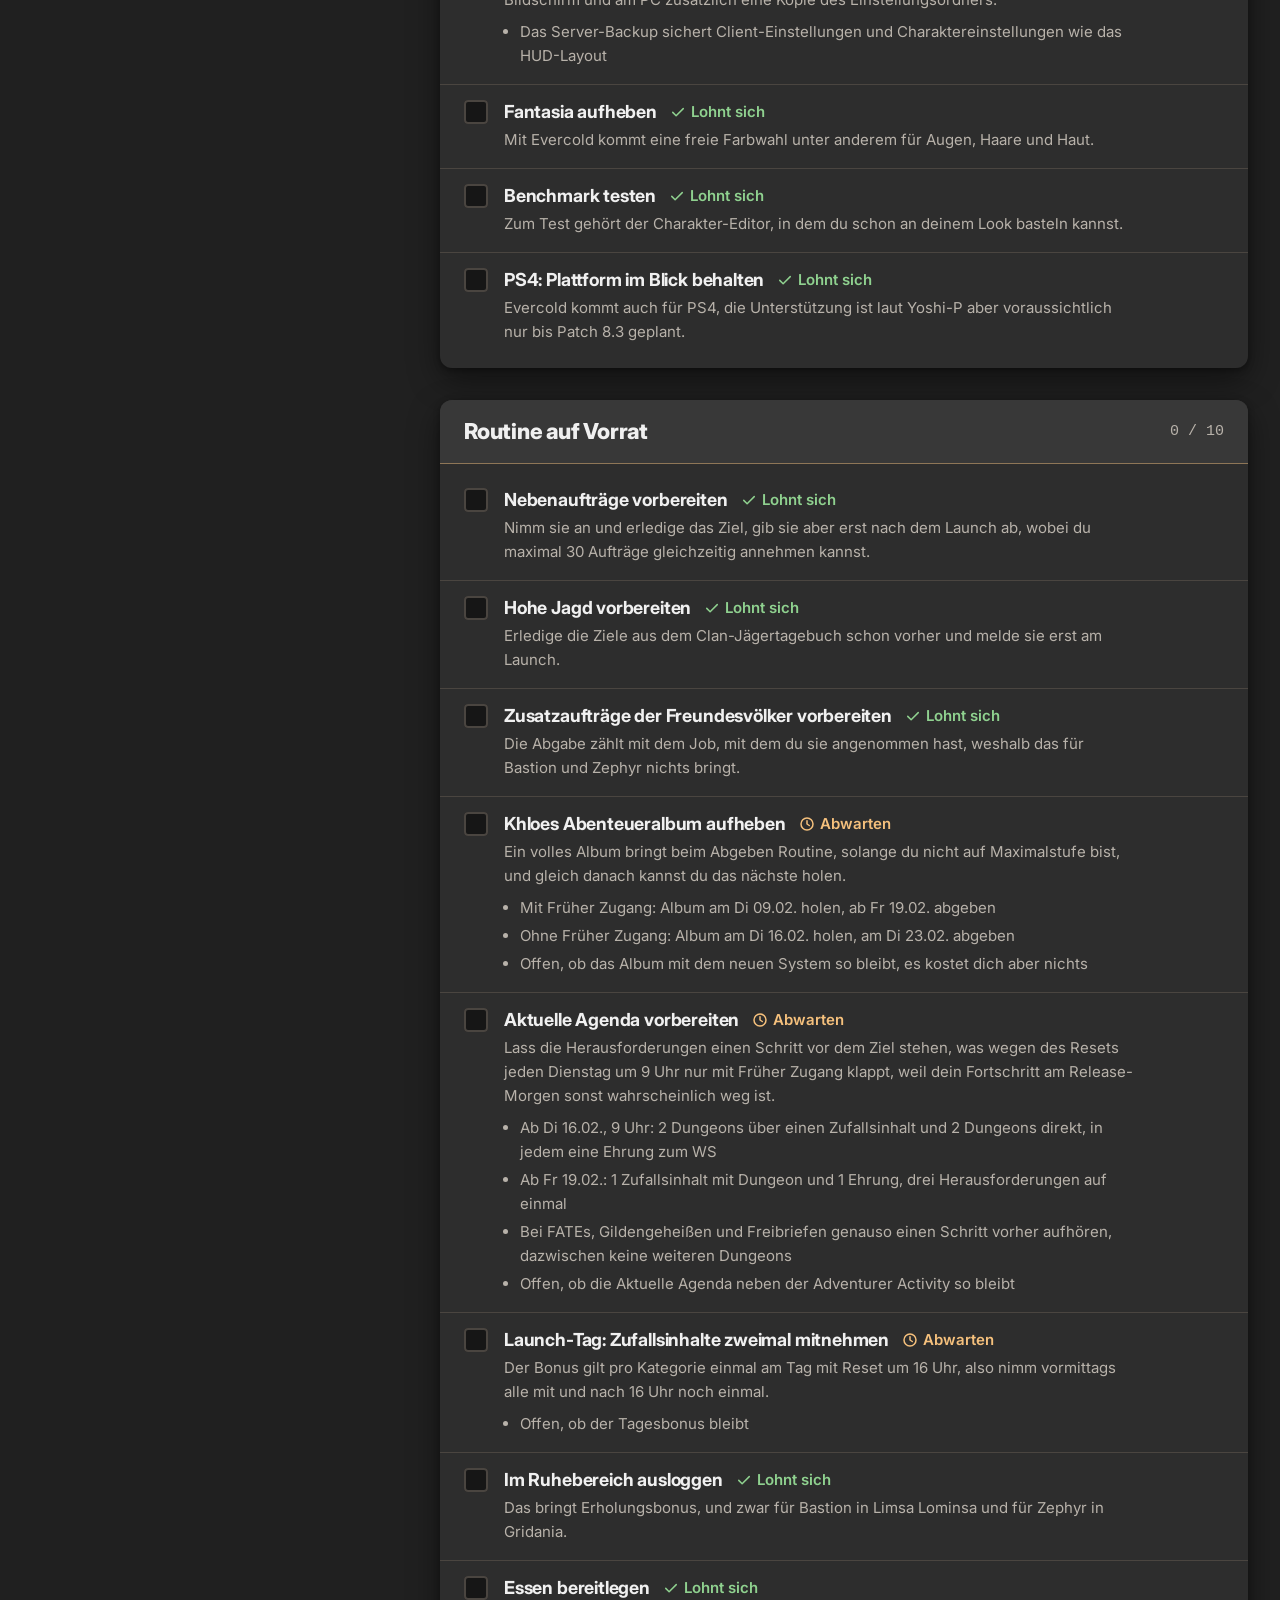
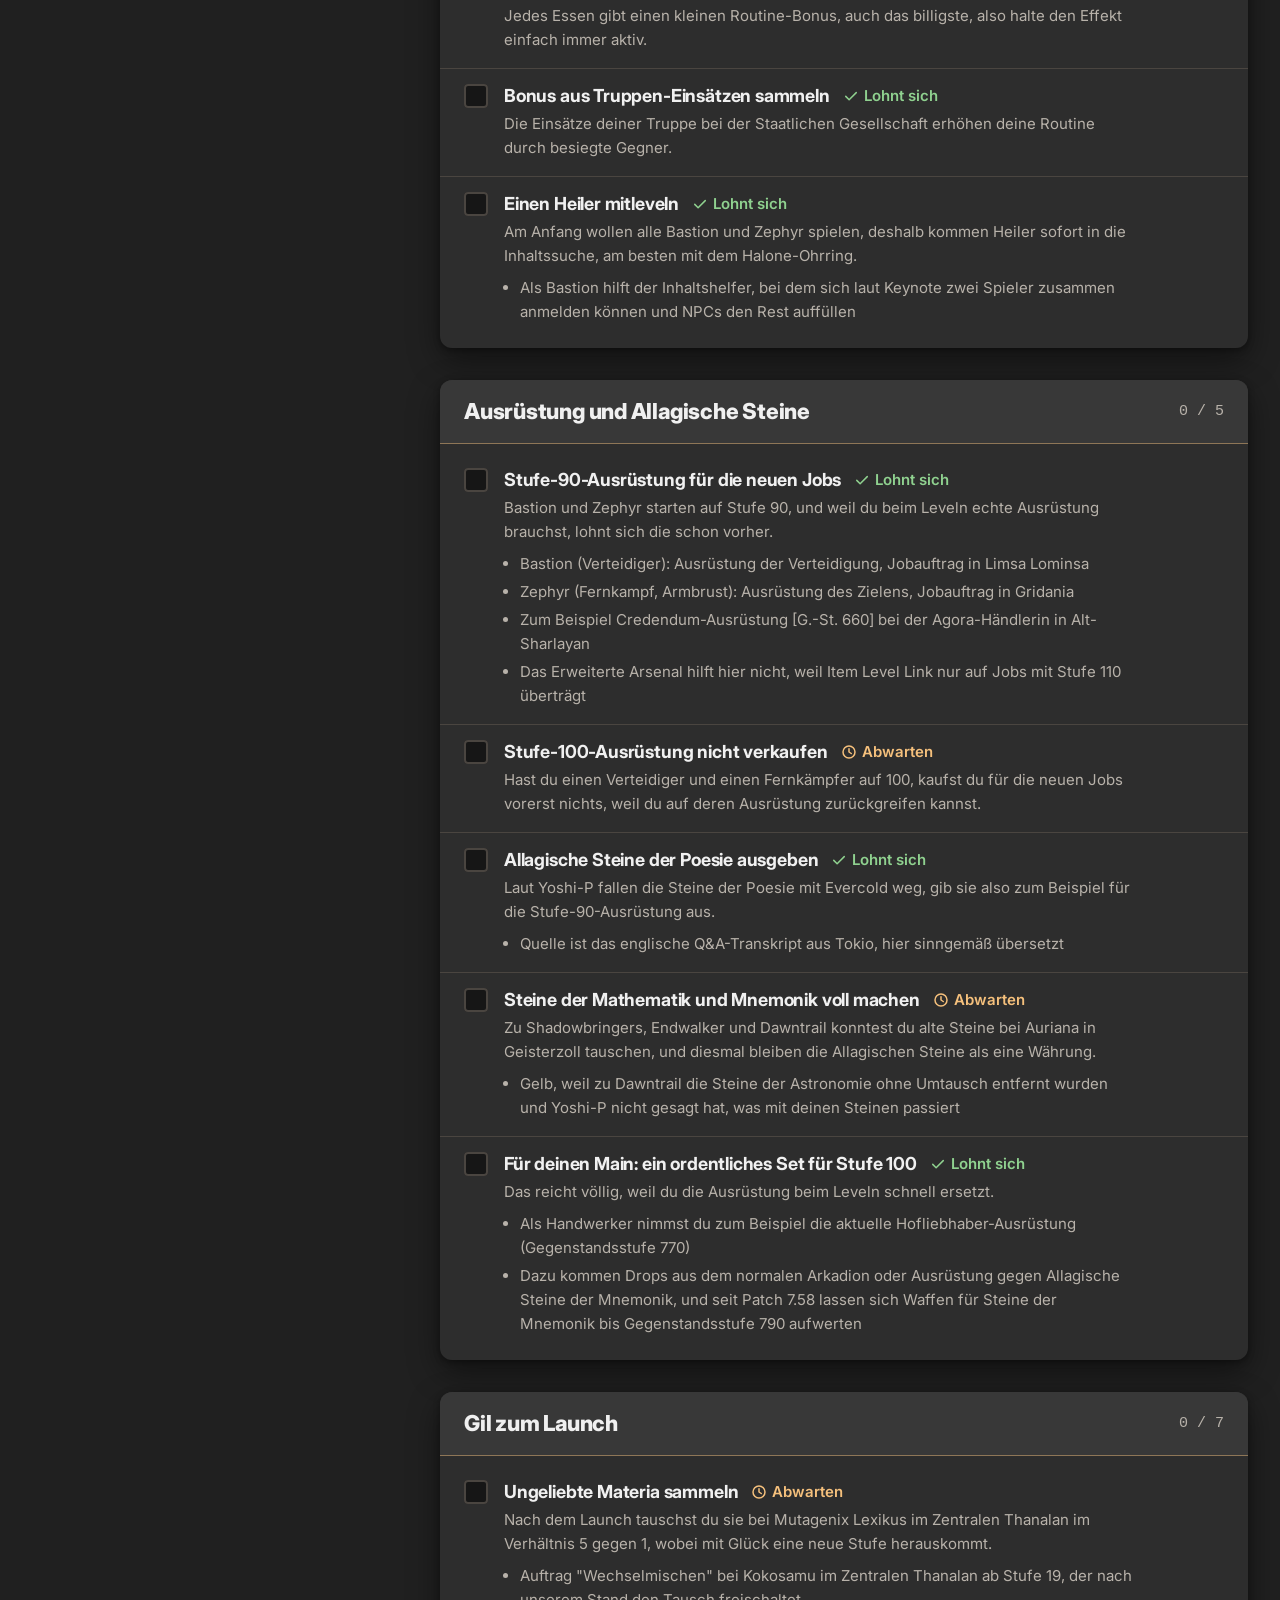
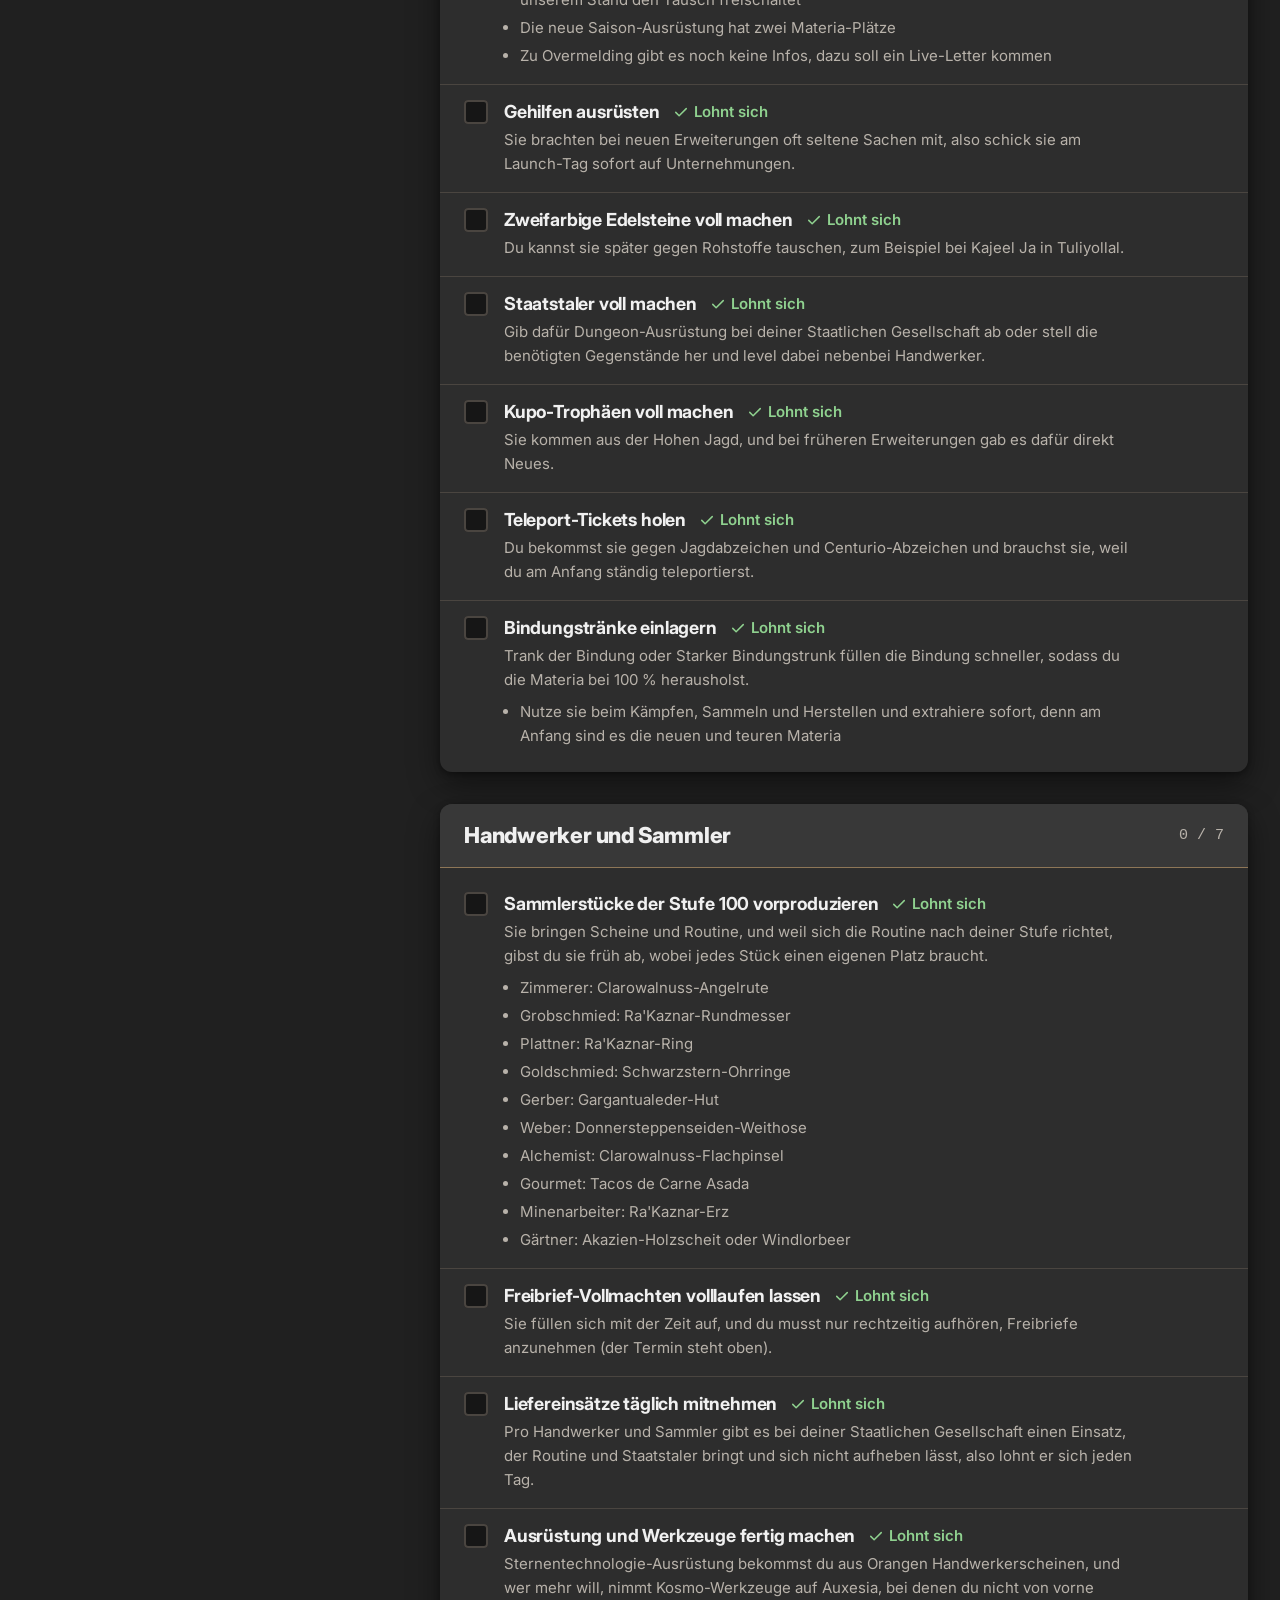
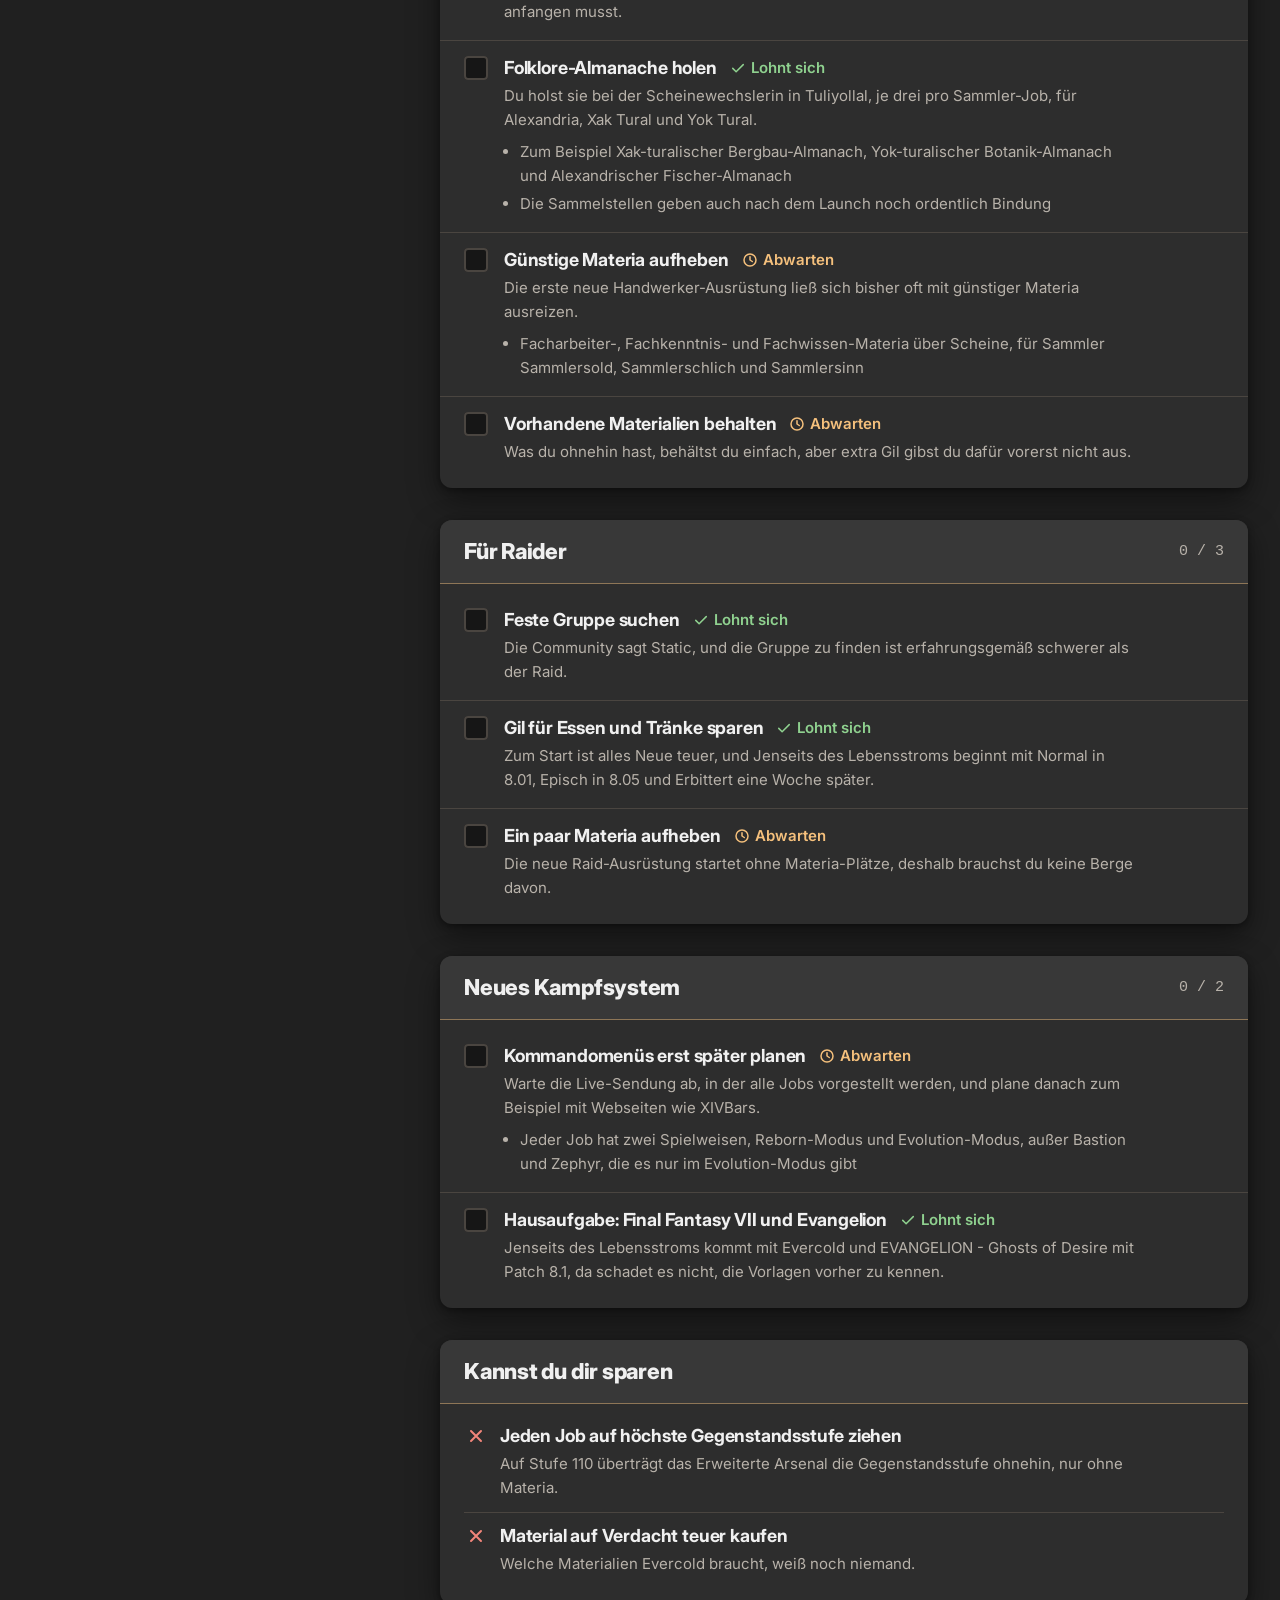
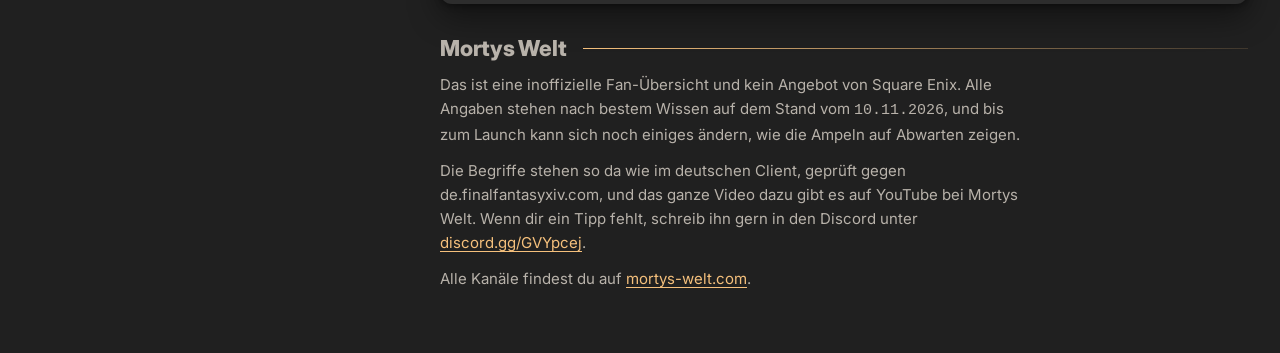
<file: evercold/index.html>
<!DOCTYPE html>
<html lang="de">
<head>
<meta charset="utf-8">
<meta name="viewport" content="width=device-width, initial-scale=1, viewport-fit=cover">
<title>Evercold-Checkliste</title>
<meta name="claude:viewport-fit-sides" content="cover">
<meta name="description" content="Fan-Checkliste von Mortys Welt zum Abhaken, mit allem, was du in FFXIV bis Evercold vorbereiten kannst (Stand 10.11.2026).">
<style>
/* Layout: eine Spalte wie das Auftragstagebuch, oben Termine als Zeitleiste, darunter Kapitel-Fenster mit Abhak-Zeilen.
   Bewusst nur dunkles Thema (Mortys-Welt-CI). Schriften ohne CDN: Inter und JetBrains Mono, falls installiert, sonst Systemschrift. */
:root {
  --grund: #202020; --fenster: #2D2D2D; --kopf: #383838; --eingabe: #161616;
  --text: #F0F0F0; --leise: #B8B2AA; --gelb: #F5C07C; --orange: #F09346; --auf-akzent: #202020;
  --richtig: #8FD18F; --falsch: #F2857A; --linie: #4A4540;
  --schatten: 0 12px 32px rgba(0,0,0,.45), 0 2px 6px rgba(0,0,0,.35);
  --sans: "Inter", "Segoe UI", system-ui, -apple-system, "Helvetica Neue", Arial, sans-serif;
  --mono: "JetBrains Mono", "Cascadia Mono", Consolas, "SF Mono", Menlo, monospace;
  color-scheme: dark;
}
* { box-sizing: border-box; }
html, body { background: var(--grund); }
body { margin: 0; color: var(--text); font-family: var(--sans); font-size: 18px; line-height: 1.6;
  -webkit-font-smoothing: antialiased;
  padding-left: max(16px, env(safe-area-inset-left, 0px)); padding-right: max(16px, env(safe-area-inset-right, 0px)); }
.seite { max-width: 760px; margin: 0 auto; padding-block: 48px 64px; display: flex; flex-direction: column; gap: 48px; }
.seitenleiste, .inhalt { display: flex; flex-direction: column; gap: 48px; min-width: 0; }
.kapitelnav { display: none; }
h1, h2, h3 { font-weight: 800; font-variation-settings: "opsz" 32; letter-spacing: -0.01em; text-wrap: balance; margin: 0; }
h1 { font-size: 48px; line-height: 1.05; }
h1 .akzent { color: var(--gelb); }
h2 { font-size: 30px; line-height: 1.15; }
h3 { font-size: 18px; line-height: 1.3; font-weight: 700; }
p { margin: 0; }
.mono { font-family: var(--mono); font-variant-numeric: tabular-nums; }
a { color: var(--gelb); text-underline-offset: 3px; }
:focus-visible { outline: 3px solid var(--gelb); outline-offset: 2px; border-radius: 4px; }
.ico { width: 24px; height: 24px; flex: none; }

header { display: flex; flex-direction: column; gap: 16px; }
.lead { color: var(--leise); max-width: 60ch; }
.stand { color: var(--leise); font-size: 15px; }

/* OrnamentTitel: Titel und Goldlinie */
.ornament { display: flex; align-items: center; gap: 16px; }
.ornament::after { content: ""; flex: 1; height: 1px; background: linear-gradient(90deg, var(--gelb), rgba(245,192,124,.15)); }

/* Fenster */
.fenster { background: var(--fenster); border-radius: 12px; box-shadow: var(--schatten); overflow: hidden; }
.fenster-kopf { background: var(--kopf); padding: 12px 24px; min-height: 64px; display: flex; align-items: center; justify-content: space-between; gap: 16px;
  box-shadow: inset 0 -1px 0 rgba(245,192,124,.45); }
.fenster-kopf h2 { font-size: 22px; line-height: 1.25; }
.fenster-kopf .zaehler { color: var(--leise); font-size: 15px; white-space: nowrap; }
.fenster-inhalt { padding: 8px 0; }

/* Fortschritt */
.fortschritt { display: flex; flex-direction: column; gap: 12px; }
.balken { height: 12px; background: var(--kopf); border-radius: 8px; overflow: hidden; }
.balken > span { display: block; height: 100%; width: 0%; background: var(--gelb); border-radius: 8px; transition: width .3s ease; }
.fortschritt-zeile { display: flex; justify-content: space-between; align-items: center; gap: 8px 16px; flex-wrap: wrap; font-size: 15px; color: var(--leise); }
.fortschritt-zeile strong { color: var(--text); font-weight: 700; }

/* Steuerung */
.steuerung { display: flex; flex-wrap: wrap; gap: 8px; align-items: center; }
.filter { display: inline-flex; align-items: center; justify-content: center; line-height: 1.2; font: inherit; font-size: 15px; color: var(--text); background: var(--fenster); border: 0; border-radius: 8px;
  padding: 8px 16px; min-height: 40px; cursor: pointer; box-shadow: 0 2px 6px rgba(0,0,0,.3); }
.filter[aria-pressed="true"] { background: var(--gelb); color: var(--auf-akzent); font-weight: 700; }
.zuruecksetzen { margin-left: auto; background: transparent; box-shadow: none; color: var(--leise); text-decoration: underline; text-underline-offset: 3px; }
.bestaetigen { display: flex; flex-wrap: wrap; gap: 8px; align-items: center; font-size: 15px; color: var(--leise); width: 100%; justify-content: flex-end; }

/* Fortschritt mitnehmen */
.mitnehmen { background: var(--fenster); border-radius: 12px; box-shadow: var(--schatten); }
.mitnehmen summary { cursor: pointer; padding: 12px 24px; min-height: 48px; display: flex; align-items: center; font-size: 15px; font-weight: 700; border-radius: 12px; }
.mitnehmen[open] summary { box-shadow: inset 0 -1px 0 var(--linie); border-radius: 12px 12px 0 0; }
.mitnehmen-inhalt { padding: 16px 24px 24px; display: flex; flex-direction: column; gap: 16px; }
.mitnehmen-inhalt p { font-size: 15px; color: var(--leise); max-width: 60ch; }
.mitnehmen-zeile { display: flex; flex-wrap: wrap; gap: 8px; align-items: center; }
.mitnehmen-zeile label { font-size: 15px; font-weight: 700; width: 100%; }
.mitnehmen-zeile input[type="text"] { flex: 1 1 220px; min-width: 0; font: inherit; font-size: 16px; color: var(--text); background: var(--eingabe);
  border: 0; border-radius: 8px; padding: 8px 12px; min-height: 40px; box-shadow: inset 0 0 0 2px var(--linie); }
.mitnehmen-status { font-size: 15px; color: var(--leise); }
.mitnehmen-status:empty { display: none; }
.mitnehmen-status.fehler { color: var(--falsch); }
.mitnehmen-status.ok { color: var(--richtig); }

.bestaetigen[hidden] { display: none; }

/* Termine: Zeitstrahl (Standard) oder Kalender, umschaltbar. Schmal steht der Zeitstrahl senkrecht, breit waagerecht. */
.ansicht-wahl { display: flex; gap: 4px; }
.ansicht-wahl .filter { background: var(--eingabe); box-shadow: none; }
.ansicht-wahl .filter[aria-pressed="true"] { background: var(--gelb); }
[data-ansicht][hidden] { display: none; }
.zeitstrahl { list-style: none; margin: 0; padding: 8px 24px 16px; display: flex; flex-direction: column; }
.zs { position: relative; display: grid; grid-template-columns: 6.5rem 16px minmax(0, 1fr); gap: 0 12px; padding: 8px 0; align-items: center; }
.zs::before { content: ""; position: absolute; left: calc(6.5rem + 12px + 7px); top: 0; bottom: 0; width: 2px; background: var(--linie); }
.zs:first-child::before { top: 50%; } .zs:last-child::before { bottom: 50%; }
.zs .tag { color: var(--gelb); font-size: 15px; line-height: 24px; white-space: nowrap; }
.zs .punkt { position: relative; z-index: 1; width: 16px; height: 16px; border-radius: 50%; background: var(--fenster); box-shadow: inset 0 0 0 2px var(--gelb); }
.zs .kurz { font-weight: 700; line-height: 24px; display: flex; flex-wrap: wrap; align-items: center; gap: 0 8px; }
.zs .notiz { grid-column: 3; color: var(--leise); font-size: 15px; line-height: 1.4; }
.zs.vorbei .tag, .zs.vorbei .kurz, .zs.vorbei .notiz { opacity: .7; }
.zs.vorbei .punkt { background: var(--linie); box-shadow: none; }
.zs.naechster .punkt { background: var(--gelb); box-shadow: none; }
.bald { font-size: 15px; font-weight: 700; line-height: 24px; padding: 0 8px; border-radius: 4px; background: var(--gelb); color: var(--auf-akzent); white-space: nowrap; }

.kalender { padding: 16px 24px 24px; display: flex; flex-direction: column; gap: 12px; }
.kal-vorher { list-style: none; margin: 0; padding: 0; display: flex; flex-wrap: wrap; gap: 4px 24px; font-size: 15px; color: var(--leise); }
.kal-vorher b { color: var(--text); }
.kal-raster { display: grid; grid-template-columns: repeat(7, minmax(0, 1fr)); gap: 4px; }
.kal-kopf { font-size: 15px; color: var(--leise); padding: 0 8px; }
.kal-tag { background: var(--eingabe); border-radius: 8px; min-height: 48px; padding: 8px; display: flex; flex-direction: column; gap: 4px; font-size: 15px; line-height: 24px; color: var(--leise); }
.kal-tag.leer { background: transparent; }
.kal-tag.termin { background: var(--gelb); color: var(--auf-akzent); font-weight: 700; }
.kal-tag.vorbei { opacity: .7; }
.kal-tag.heute .mono { text-decoration: underline; text-underline-offset: 3px; }
.kal-text { display: none; font-family: var(--sans); font-size: 15px; line-height: 1.25; color: var(--auf-akzent); }
.kal-liste { list-style: none; margin: 0; padding: 0; display: flex; flex-direction: column; gap: 4px; font-size: 15px; }
.kal-liste .mono { color: var(--gelb); display: inline-block; min-width: 6.5rem; }
@media (max-width: 699px) { .kal-tag { align-items: center; justify-content: center; padding: 8px 0; } .kal-kopf { text-align: center; padding: 0; } }
@media (min-width: 700px) { .kal-tag { min-height: 80px; } .kal-text { display: block; } .kal-liste { display: none; } }

/* Ampel-Marker: Symbol plus Wort */
.ampel { display: inline-flex; align-items: center; gap: 4px; font-size: 15px; font-weight: 600; line-height: 24px; height: 24px; white-space: nowrap; }
.ampel .ico { width: 18px; height: 18px; }
.ampel-gruen { color: var(--richtig); }
.ampel-gelb { color: var(--gelb); }
.ampel-rot { color: var(--falsch); }
.legende { display: flex; flex-wrap: wrap; gap: 8px 24px; }

/* Aufgaben */
.aufgabe { display: grid; grid-template-columns: 24px minmax(0, 1fr); gap: 4px 16px; padding: 16px 24px; }
.aufgabe + .aufgabe { box-shadow: inset 0 1px 0 var(--linie); }
.aufgabe input { appearance: none; -webkit-appearance: none; width: 24px; height: 24px; margin: 0; align-self: start; border-radius: 4px;
  background: var(--eingabe); box-shadow: inset 0 0 0 2px var(--linie); cursor: pointer; display: grid; place-content: center; }
.aufgabe input::after { content: ""; width: 12px; height: 7px; border: solid var(--auf-akzent); border-width: 0 0 3px 3px; transform: rotate(-45deg) translate(1px,-1px); opacity: 0; }
.aufgabe input:checked { background: var(--gelb); box-shadow: none; }
.aufgabe input:checked::after { opacity: 1; }
.aufgabe label { cursor: pointer; display: flex; flex-wrap: wrap; align-items: center; gap: 4px 12px; min-height: 24px; }
.aufgabe label h3 { line-height: 24px; }
.aufgabe .beschreibung { grid-column: 2; color: var(--leise); font-size: 15px; max-width: 70ch; }
.aufgabe ul { grid-column: 2; margin: 4px 0 0; padding-left: 16px; color: var(--leise); font-size: 15px; max-width: 70ch; display: flex; flex-direction: column; gap: 4px; }
.aufgabe.erledigt .beschreibung, .aufgabe.erledigt ul, .aufgabe.erledigt .ampel { opacity: .7; }
.aufgabe.erledigt label h3 { color: var(--leise); text-decoration: line-through; text-decoration-color: rgba(184,178,170,.6); }
.versteckt { display: none; }

/* Lassen-Liste */
.lassen { list-style: none; margin: 0; padding: 8px 24px 16px; display: flex; flex-direction: column; }
.lassen li { padding: 12px 0; display: grid; grid-template-columns: auto minmax(0,1fr); gap: 4px 12px; }
.lassen li + li { box-shadow: inset 0 1px 0 var(--linie); }
.lassen .warum { grid-column: 2; color: var(--leise); font-size: 15px; max-width: 70ch; }
.lassen .rot { color: var(--falsch); display: flex; }

footer { display: flex; flex-direction: column; gap: 12px; color: var(--leise); font-size: 15px; }
footer p { max-width: 65ch; }
@media (max-width: 480px) { .fenster-kopf { flex-wrap: wrap; gap: 8px 16px; } h1 { font-size: 30px; } h2 { font-size: 22px; } .fenster-kopf, .aufgabe, .zeitstrahl, .kalender, .lassen { padding-left: 16px; padding-right: 16px; } }
@media (prefers-reduced-motion: reduce) { .balken > span { transition: none; } }

/* Breite Bildschirme: links eine feste Leiste mit Fortschritt, Filtern und Kapiteln, rechts der Inhalt.
   Ab 1500 px stehen die Aufgaben zweispaltig. Trennlinien liegen unten und rechts und werden am Fensterrand abgeschnitten. */
@media screen and (min-width: 1100px) {
  html { scroll-behavior: smooth; }
  body { padding-left: max(32px, env(safe-area-inset-left, 0px)); padding-right: max(32px, env(safe-area-inset-right, 0px)); }
  .seite { max-width: 1720px; display: grid; grid-template-columns: 360px minmax(0, 1fr); gap: 0 48px; align-items: start; padding-block: 32px 64px; }
  .seitenleiste { position: sticky; top: 0; max-height: 100vh; overflow-y: auto; gap: 16px; padding: 32px 12px; margin: -32px -12px 0; scrollbar-width: thin; }
  .seitenleiste .zurueck { margin-bottom: 0; }
  .inhalt { gap: 32px; }
  h1 { font-size: 30px; white-space: nowrap; }
  .lead { font-size: 15px; }
  .seitenleiste .stand:not(#motivation) { display: none; }
  .fortschritt { display: contents; }
  .mitnehmen { order: 2; }
  .fortschritt-zeile { flex-direction: column; align-items: flex-start; }
  .legende { display: none; }
  .steuerung { display: grid; grid-template-columns: 1fr 1fr; gap: 8px; }
  .steuerung .zuruecksetzen, .bestaetigen { grid-column: 1 / -1; justify-self: start; }
  .steuerung .zuruecksetzen { margin-left: 0; padding-left: 0; }
  .bestaetigen { justify-content: flex-start; }
  .fenster, .mitnehmen { scroll-margin-top: 32px; }
  .fenster-kopf h2 { scroll-margin-top: 48px; }

  .kapitelnav { display: flex; flex-direction: column; order: 1; margin: 8px -12px 0; }
  .kapitelnav a { display: flex; align-items: center; justify-content: space-between; gap: 12px; min-height: 40px; padding: 8px 12px; border-radius: 8px;
    color: var(--text); text-decoration: none; font-size: 15px; line-height: 24px; }
  .kapitelnav a:hover { background: var(--fenster); }
  .kapitelnav a.aktiv { background: var(--fenster); color: var(--gelb); font-weight: 700; }
  .kapitelnav .zaehler { color: var(--leise); font-size: 15px; font-weight: 400; white-space: nowrap; }
  .kapitelnav a.fertig .zaehler { color: var(--richtig); }
  .kapitelnav a.leer { opacity: .45; }

}
@media screen and (min-width: 1500px) {
  .zeitstrahl { flex-direction: row; padding: 24px; }
  .zs { flex: 1 1 0; min-width: 0; display: flex; flex-direction: column; align-items: flex-start; gap: 8px; padding: 0 16px 0 0; }
  .zs::before, .zs:first-child::before, .zs:last-child::before { left: 0; right: 0; top: 39px; bottom: auto; width: auto; height: 2px; }
  .zs:last-child::before { right: 50%; }
  .zs .kurz { line-height: 1.3; }
  .fenster-inhalt { padding: 0; display: grid; grid-template-columns: repeat(2, minmax(0, 1fr)); margin: 0 -1px -1px 0; }
  .aufgabe, .aufgabe + .aufgabe { padding: 24px; align-content: start; box-shadow: inset 0 -1px 0 var(--linie), inset -1px 0 0 var(--linie); }
  .lassen { display: grid; grid-template-columns: repeat(2, minmax(0, 1fr)); gap: 0 48px; padding: 8px 24px; }
  .lassen li, .lassen li + li { box-shadow: none; align-content: start; }
}
@media (prefers-reduced-motion: reduce) { html { scroll-behavior: auto; } }

/* Druckfassung: heller Spickzettel, Kontrollkästchen als leere Kästchen */
@media print {
  :root { --grund: #fff; --fenster: #fff; --kopf: #fff; --eingabe: #fff; --text: #000; --leise: #333; --gelb: #000; --linie: #bbb;
    --richtig: #1a6b1a; --falsch: #a02020; --auf-akzent: #000; --schatten: none; color-scheme: light; }
  html, body { background: #fff !important; color: #000; }
  body { font-size: 11pt; line-height: 1.45; padding-left: 0; padding-right: 0;
    -webkit-print-color-adjust: exact; print-color-adjust: exact; }
  .seite { max-width: none; padding-block: 0; gap: 18px; }
  h1 { font-size: 26pt; }
  h2, .fenster-kopf h2 { font-size: 14pt; break-after: avoid; }
  h3 { font-size: 11pt; }
  .lead, .stand, .aufgabe .beschreibung, .aufgabe ul, .zs .notiz, .lassen .warum, footer { font-size: 10pt; color: #333; }
  a { color: #000; }
  .fenster { background: #fff; box-shadow: none; border: 1px solid #aaa; border-radius: 6px; overflow: visible; }
  .fenster-kopf { background: #fff; box-shadow: none; border-bottom: 1px solid #aaa; padding: 8px 14px; break-after: avoid; }
  .aufgabe { break-inside: avoid; padding: 8px 14px; gap: 2px 12px; }
  .aufgabe + .aufgabe, .lassen li + li { box-shadow: none; border-top: 1px solid #ddd; }
  .zs, .lassen li { break-inside: avoid; }
  .zeitstrahl, .lassen { padding: 4px 14px 8px; }
  .ansicht-wahl, .kalender, .bald { display: none !important; }
  .zeitstrahl[hidden] { display: flex !important; }
  .zs.vorbei .tag, .zs.vorbei .kurz, .zs.vorbei .notiz { opacity: 1; }
  .aufgabe input { background: #fff; box-shadow: none; border: 1.5px solid #000; border-radius: 3px; width: 16px; height: 16px; margin-top: 4px; }
  .aufgabe input::after { border-color: #000; width: 9px; height: 5px; border-width: 0 0 2px 2px; }
  .aufgabe input:checked { background: #fff; box-shadow: none; }
  .aufgabe { grid-template-columns: 16px minmax(0, 1fr); }
  .aufgabe.erledigt label h3 { color: #000; text-decoration: none; }
  .zs .tag { color: #000; font-size: 10pt; }
  .balken, .steuerung, .mitnehmen, .kapitelnav, #motivation, .fortschritt-zeile > span:first-child { display: none !important; }
  .fortschritt-zeile { justify-content: flex-start; }
  .versteckt { display: none !important; }
}
</style>
<link rel="icon" href="../favicon.ico" sizes="48x48">
<link rel="icon" href="../favicon.svg" type="image/svg+xml">
<meta name="theme-color" content="#202020">
<meta property="og:title" content="Bereit für Evercold">
<meta property="og:description" content="Fan-Checkliste von Mortys Welt zum Abhaken, mit allem, was du in FFXIV bis Evercold vorbereiten kannst.">
<meta property="og:type" content="website">
<meta property="og:url" content="https://mortys-welt.com/evercold/">
<style>
/* Self-hosted Inter from the repo (no external requests) */
@font-face { font-family: "Inter"; src: url("../fonts/Inter/Inter-VariableFont_opsz%2Cwght.ttf") format("truetype");
  font-style: normal; font-weight: 100 900; font-display: swap; }
.zurueck { display: inline-flex; align-items: center; gap: 8px; align-self: flex-start; margin-bottom: -24px; color: var(--leise); font-size: 15px; text-decoration: none; border-radius: 4px; }
.zurueck:hover { color: var(--gelb); }
.zurueck img { width: 32px; height: 32px; display: block; }
@media print { .zurueck { display: none; } }
</style>

</head>
<body>
<main class="seite">
<div class="seitenleiste">
<a class="zurueck" href="../"><img src="../favicon.svg" width="32" height="32" alt=""><span>Mortys Welt</span></a>
<header>
  <h1>Bereit für <span class="akzent">Evercold</span></h1>
  <p class="lead">Du musst nichts davon machen, aber jeder Haken nimmt dir bis zum Start am 23. Februar 2027 ein bisschen Arbeit ab, also such dir einfach raus, was zu dir passt.</p>
  <p class="stand">Stand <span class="mono">10.11.2026</span>, zusammengestellt von Mortys Welt nach dem Fan Festival Tokio</p>
</header>

<section class="fortschritt" aria-label="Fortschritt">
  <div class="balken" data-sakuga="progress" role="progressbar" aria-valuemin="0" aria-valuemax="43" aria-valuenow="0" id="balken"><span id="balken-fuellung"></span></div>
  <div class="fortschritt-zeile"><span><strong id="erledigt-zahl" class="mono">0</strong> von <span class="mono">43</span> erledigt</span>
  <span class="legende"><span class="ampel ampel-gruen"><svg class="ico" viewBox="0 0 24 24" aria-hidden="true" fill="none" stroke="currentColor" stroke-width="2" stroke-linecap="round" stroke-linejoin="round"><path d="M5 12.5l4.5 4.5L19 7.5"/></svg><span>Lohnt sich</span></span><span class="ampel ampel-gelb"><svg class="ico" viewBox="0 0 24 24" aria-hidden="true" fill="none" stroke="currentColor" stroke-width="2" stroke-linecap="round" stroke-linejoin="round"><circle cx="12" cy="12" r="8"/><path d="M12 7.5V12l3 2"/></svg><span>Abwarten</span></span><span class="ampel ampel-rot"><svg class="ico" viewBox="0 0 24 24" aria-hidden="true" fill="none" stroke="currentColor" stroke-width="2" stroke-linecap="round" stroke-linejoin="round"><path d="M7 7l10 10M17 7L7 17"/></svg><span>Kannst du lassen</span></span></span></div>
  <p class="stand" id="motivation" aria-live="polite">Noch nichts abgehakt, und das ist völlig in Ordnung, fang einfach mit einer Kleinigkeit an.</p>
  <div class="steuerung" role="group" aria-label="Filter">
    <button class="filter" type="button" data-sakuga="tap" id="f-alle" data-filter="alle" aria-pressed="true">Alle</button>
    <button class="filter" type="button" data-sakuga="tap" id="f-offen" data-filter="offen" aria-pressed="false">Nur offene</button>
    <button class="filter" type="button" data-sakuga="tap" id="f-gruen" data-filter="g" aria-pressed="false">Lohnt sich</button>
    <button class="filter" type="button" data-sakuga="tap" id="f-gelb" data-filter="y" aria-pressed="false">Abwarten</button>
    <button class="filter zuruecksetzen" type="button" data-sakuga="tap" id="reset">Alle Haken entfernen</button>
    <div class="bestaetigen" id="bestaetigen" hidden><span>Wirklich alle Haken entfernen?</span>
      <button class="filter" type="button" data-sakuga="tap" id="reset-ja">Ja, entfernen</button>
      <button class="filter" type="button" data-sakuga="tap" id="reset-nein">Abbrechen</button></div>
  </div>
  <details class="mitnehmen" id="mitnehmen">
    <summary>Fortschritt auf ein anderes Gerät mitnehmen</summary>
    <div class="mitnehmen-inhalt">
      <p>Deine Haken liegen nur in diesem Browser auf diesem Gerät, ganz ohne Konto und ohne Server, und wer Browserdaten löscht oder im privaten Fenster surft, verliert sie. Mit dem Code nimmst du deinen Stand auf ein anderes Gerät mit.</p>
      <div class="mitnehmen-zeile">
        <button class="filter" type="button" data-sakuga="tap" id="code-kopieren">Code kopieren</button>
        <input type="text" id="code-aus" readonly hidden aria-label="Dein Code">
      </div>
      <div class="mitnehmen-zeile">
        <label for="code-ein">Code einfügen</label>
        <input type="text" data-sakuga="type" id="code-ein" autocomplete="off" spellcheck="false" placeholder="MW1:...">
        <button class="filter" type="button" data-sakuga="tap" id="code-uebernehmen">Übernehmen</button>
      </div>
      <p class="mitnehmen-status" id="code-status" role="status" aria-live="polite"></p>
    </div>
  </details>
</section>
<nav class="kapitelnav" aria-label="Kapitel">
  <a href="#t-termine" data-nav="termine"><span>Termine bis zum Launch</span></a>
  <a href="#t-jeder" data-nav="jeder"><span>Das sollte jeder erledigen</span><span class="zaehler mono" data-navzaehler="jeder">0 / 9</span></a>
  <a href="#t-routine" data-nav="routine"><span>Routine auf Vorrat</span><span class="zaehler mono" data-navzaehler="routine">0 / 10</span></a>
  <a href="#t-ausruestung" data-nav="ausruestung"><span>Ausrüstung und Allagische Steine</span><span class="zaehler mono" data-navzaehler="ausruestung">0 / 5</span></a>
  <a href="#t-gil" data-nav="gil"><span>Gil zum Launch</span><span class="zaehler mono" data-navzaehler="gil">0 / 7</span></a>
  <a href="#t-handwerk" data-nav="handwerk"><span>Handwerker und Sammler</span><span class="zaehler mono" data-navzaehler="handwerk">0 / 7</span></a>
  <a href="#t-raid" data-nav="raid"><span>Für Raider</span><span class="zaehler mono" data-navzaehler="raid">0 / 3</span></a>
  <a href="#t-kampf" data-nav="kampf"><span>Neues Kampfsystem</span><span class="zaehler mono" data-navzaehler="kampf">0 / 2</span></a>
  <a href="#t-lassen" data-nav="lassen"><span>Kannst du dir sparen</span></a>
</nav>
</div>
<div class="inhalt">

<section aria-labelledby="t-termine" class="fenster" data-abschnitt="termine">
  <div class="fenster-kopf"><h2 id="t-termine">Termine bis zum Launch</h2>
    <div class="ansicht-wahl" role="group" aria-label="Ansicht der Termine">
      <button class="filter" type="button" data-sakuga="tap" data-ansicht-knopf="zeitstrahl" aria-pressed="true">Zeitstrahl</button>
      <button class="filter" type="button" data-sakuga="tap" data-ansicht-knopf="kalender" aria-pressed="false">Kalender</button>
    </div></div>
  <ol class="zeitstrahl" data-ansicht="zeitstrahl">
<li class="zs" data-datum="2026-11-04"><span class="tag mono">Mi 04.11.</span><span class="punkt" aria-hidden="true"></span><span class="kurz">Vorbestellen</span><span class="notiz">Halone-Ohrring gibt es sofort</span></li>
<li class="zs" data-datum="2026-11-10"><span class="tag mono">Di 10.11.</span><span class="punkt" aria-hidden="true"></span><span class="kurz">Patch 7.58</span><span class="notiz">Matching innerhalb derselben Region</span></li>
<li class="zs" data-datum="2026-12-01" data-ca><span class="tag mono">Anfang Dez.</span><span class="punkt" aria-hidden="true"></span><span class="kurz">Benchmark</span><span class="notiz">mit Charakter-Editor</span></li>
<li class="zs" data-datum="2027-02-01" data-ca><span class="tag mono">ca. 01.02.</span><span class="punkt" aria-hidden="true"></span><span class="kurz">Keine Freibriefe mehr</span><span class="notiz">Vollmachten laufen voll</span></li>
<li class="zs" data-datum="2027-02-09"><span class="tag mono">Di 09.02.</span><span class="punkt" aria-hidden="true"></span><span class="kurz">Album holen</span><span class="notiz">nur mit Früher Zugang</span></li>
<li class="zs" data-datum="2027-02-16"><span class="tag mono">Di 16.02.</span><span class="punkt" aria-hidden="true"></span><span class="kurz">Agenda vorbereiten</span><span class="notiz">ab 9 Uhr, sonst jetzt Album holen</span></li>
<li class="zs" data-datum="2027-02-19"><span class="tag mono">Fr 19.02.</span><span class="punkt" aria-hidden="true"></span><span class="kurz">Früher Zugang</span><span class="notiz">ca. 10 Uhr: Album, Agenda, Gehilfen</span></li>
<li class="zs" data-datum="2027-02-23"><span class="tag mono">Di 23.02.</span><span class="punkt" aria-hidden="true"></span><span class="kurz">Evercold erscheint</span><span class="notiz">Album abgeben ohne Früher Zugang</span></li>
</ol>
<div class="kalender" data-ansicht="kalender" hidden><ul class="kal-vorher"><li><b>Vorbestellen</b> Mi 04.11.</li><li><b>Patch 7.58</b> Di 10.11.</li><li><b>Benchmark</b> Anfang Dez.</li></ul><h3>Februar 2027</h3><div class="kal-raster">
<span class="kal-kopf" aria-hidden="true">Mo</span><span class="kal-kopf" aria-hidden="true">Di</span><span class="kal-kopf" aria-hidden="true">Mi</span><span class="kal-kopf" aria-hidden="true">Do</span><span class="kal-kopf" aria-hidden="true">Fr</span><span class="kal-kopf" aria-hidden="true">Sa</span><span class="kal-kopf" aria-hidden="true">So</span>
<span class="kal-tag termin" data-datum="2027-02-01"><span class="mono">01</span><span class="kal-text">Keine Freibriefe mehr</span></span>
<span class="kal-tag" data-datum="2027-02-02"><span class="mono">02</span></span>
<span class="kal-tag" data-datum="2027-02-03"><span class="mono">03</span></span>
<span class="kal-tag" data-datum="2027-02-04"><span class="mono">04</span></span>
<span class="kal-tag" data-datum="2027-02-05"><span class="mono">05</span></span>
<span class="kal-tag" data-datum="2027-02-06"><span class="mono">06</span></span>
<span class="kal-tag" data-datum="2027-02-07"><span class="mono">07</span></span>
<span class="kal-tag" data-datum="2027-02-08"><span class="mono">08</span></span>
<span class="kal-tag termin" data-datum="2027-02-09"><span class="mono">09</span><span class="kal-text">Album holen</span></span>
<span class="kal-tag" data-datum="2027-02-10"><span class="mono">10</span></span>
<span class="kal-tag" data-datum="2027-02-11"><span class="mono">11</span></span>
<span class="kal-tag" data-datum="2027-02-12"><span class="mono">12</span></span>
<span class="kal-tag" data-datum="2027-02-13"><span class="mono">13</span></span>
<span class="kal-tag" data-datum="2027-02-14"><span class="mono">14</span></span>
<span class="kal-tag" data-datum="2027-02-15"><span class="mono">15</span></span>
<span class="kal-tag termin" data-datum="2027-02-16"><span class="mono">16</span><span class="kal-text">Agenda vorbereiten</span></span>
<span class="kal-tag" data-datum="2027-02-17"><span class="mono">17</span></span>
<span class="kal-tag" data-datum="2027-02-18"><span class="mono">18</span></span>
<span class="kal-tag termin" data-datum="2027-02-19"><span class="mono">19</span><span class="kal-text">Früher Zugang</span></span>
<span class="kal-tag" data-datum="2027-02-20"><span class="mono">20</span></span>
<span class="kal-tag" data-datum="2027-02-21"><span class="mono">21</span></span>
<span class="kal-tag" data-datum="2027-02-22"><span class="mono">22</span></span>
<span class="kal-tag termin" data-datum="2027-02-23"><span class="mono">23</span><span class="kal-text">Evercold erscheint</span></span>
<span class="kal-tag" data-datum="2027-02-24"><span class="mono">24</span></span>
<span class="kal-tag" data-datum="2027-02-25"><span class="mono">25</span></span>
<span class="kal-tag" data-datum="2027-02-26"><span class="mono">26</span></span>
<span class="kal-tag" data-datum="2027-02-27"><span class="mono">27</span></span>
<span class="kal-tag" data-datum="2027-02-28"><span class="mono">28</span></span>
</div><ul class="kal-liste"><li><span class="mono">ca. 01.02.</span><b>Keine Freibriefe mehr</b></li><li><span class="mono">Di 09.02.</span><b>Album holen</b></li><li><span class="mono">Di 16.02.</span><b>Agenda vorbereiten</b></li><li><span class="mono">Fr 19.02.</span><b>Früher Zugang</b></li><li><span class="mono">Di 23.02.</span><b>Evercold erscheint</b></li></ul></div></section>
<section class="fenster kapitel" aria-labelledby="t-jeder" data-kapitel="jeder"><div class="fenster-kopf"><h2 id="t-jeder">Das sollte jeder erledigen</h2><span class="zaehler mono" data-zaehler="jeder">0 / 9</span></div><div class="fenster-inhalt">
<div class="aufgabe" data-ampel="g" data-id="msq"><input type="checkbox" data-sakuga="check" id="cb-msq" aria-describedby="b-msq"><label for="cb-msq"><h3>Hauptszenario bis Patch 7.56 abschließen</h3><span class="ampel ampel-gruen"><svg class="ico" viewBox="0 0 24 24" aria-hidden="true" fill="none" stroke="currentColor" stroke-width="2" stroke-linecap="round" stroke-linejoin="round"><path d="M5 12.5l4.5 4.5L19 7.5"/></svg><span>Lohnt sich</span></span></label><p class="beschreibung" id="b-msq">Evercold setzt genau dort an, sodass du ohne Lücken in die Geschichte einsteigst.</p></div>
<div class="aufgabe" data-ampel="g" data-id="alt"><input type="checkbox" data-sakuga="check" id="cb-alt" aria-describedby="b-alt"><label for="cb-alt"><h3>Fehlende Dungeons, Prüfungen und Raids freischalten</h3><span class="ampel ampel-gruen"><svg class="ico" viewBox="0 0 24 24" aria-hidden="true" fill="none" stroke="currentColor" stroke-width="2" stroke-linecap="round" stroke-linejoin="round"><path d="M5 12.5l4.5 4.5L19 7.5"/></svg><span>Lohnt sich</span></span></label><p class="beschreibung" id="b-alt">Vor einer Erweiterung kommen viele Spieler zurück, weshalb die Warteschlangen gar nicht so leer sind und seit Patch 7.58 zusätzlich das Matching innerhalb derselben Region greift.</p></div>
<div class="aufgabe" data-ampel="g" data-id="zenit"><input type="checkbox" data-sakuga="check" id="cb-zenit" aria-describedby="b-zenit"><label for="cb-zenit"><h3>Twinks: Hauptszenario von Stormblood abschließen</h3><span class="ampel ampel-gruen"><svg class="ico" viewBox="0 0 24 24" aria-hidden="true" fill="none" stroke="currentColor" stroke-width="2" stroke-linecap="round" stroke-linejoin="round"><path d="M5 12.5l4.5 4.5L19 7.5"/></svg><span>Lohnt sich</span></span></label><p class="beschreibung" id="b-zenit">Das ist die Voraussetzung für den Zenit der Macht, einen neuen Boss-Rush ab Stufe 51 gegen bis zu fünf Dungeon-Bosse am Stück.</p></div>
<div class="aufgabe" data-ampel="g" data-id="vorbestellen"><input type="checkbox" data-sakuga="check" id="cb-vorbestellen" aria-describedby="b-vorbestellen"><label for="cb-vorbestellen"><h3>Evercold vorbestellen</h3><span class="ampel ampel-gruen"><svg class="ico" viewBox="0 0 24 24" aria-hidden="true" fill="none" stroke="currentColor" stroke-width="2" stroke-linecap="round" stroke-linejoin="round"><path d="M5 12.5l4.5 4.5L19 7.5"/></svg><span>Lohnt sich</span></span></label><p class="beschreibung" id="b-vorbestellen">Damit hast du Halone-Ohrring und Köttr-Puppe sofort und bekommst im Februar den Frühen Zugang.</p><ul><li>Gilt für jede Edition, den Vorbestellungscode musst du im angegebenen Zeitraum einlösen</li><li>Halone-Ohrring: passt sich Job und Stufe an und gibt bis Stufe 100 30 % mehr Routine durch besiegte Gegner, also in Dungeons, FATEs und Hohe Jagd</li><li>Für den Frühen Zugang musst du bestimmte Aufträge in Dawntrail abgeschlossen haben</li></ul></div>
<div class="aufgabe" data-ampel="g" data-id="inventar"><input type="checkbox" data-sakuga="check" id="cb-inventar" aria-describedby="b-inventar"><label for="cb-inventar"><h3>Inventar aufräumen</h3><span class="ampel ampel-gruen"><svg class="ico" viewBox="0 0 24 24" aria-hidden="true" fill="none" stroke="currentColor" stroke-width="2" stroke-linecap="round" stroke-linejoin="round"><path d="M5 12.5l4.5 4.5L19 7.5"/></svg><span>Lohnt sich</span></span></label><p class="beschreibung" id="b-inventar">Am Launch-Tag willst du Aufträge annehmen und nicht erst Platz schaffen, also sortier jetzt auch Gehilfen und Chocobo-Satteltasche durch.</p><ul><li>Ausrüstung fürs Aussehen in die Projektionskommode (die du selbst auch aufräumen solltest), den Rest verarbeiten, verkaufen oder wegwerfen</li><li>Das Kostbarkeitenkabinett spart Platz</li></ul></div>
<div class="aufgabe" data-ampel="g" data-id="backup"><input type="checkbox" data-sakuga="check" id="cb-backup" aria-describedby="b-backup"><label for="cb-backup"><h3>Einstellungen sichern</h3><span class="ampel ampel-gruen"><svg class="ico" viewBox="0 0 24 24" aria-hidden="true" fill="none" stroke="currentColor" stroke-width="2" stroke-linecap="round" stroke-linejoin="round"><path d="M5 12.5l4.5 4.5L19 7.5"/></svg><span>Lohnt sich</span></span></label><p class="beschreibung" id="b-backup">Das neue Kampfsystem ändert deine Kommandomenüs für alle, auch ohne Evercold-Lizenz, deshalb lohnt sich vorher ein Server-Backup auf dem Charakterauswahl-Bildschirm und am PC zusätzlich eine Kopie des Einstellungsordners.</p><ul><li>Das Server-Backup sichert Client-Einstellungen und Charaktereinstellungen wie das HUD-Layout</li></ul></div>
<div class="aufgabe" data-ampel="g" data-id="fantasia"><input type="checkbox" data-sakuga="check" id="cb-fantasia" aria-describedby="b-fantasia"><label for="cb-fantasia"><h3>Fantasia aufheben</h3><span class="ampel ampel-gruen"><svg class="ico" viewBox="0 0 24 24" aria-hidden="true" fill="none" stroke="currentColor" stroke-width="2" stroke-linecap="round" stroke-linejoin="round"><path d="M5 12.5l4.5 4.5L19 7.5"/></svg><span>Lohnt sich</span></span></label><p class="beschreibung" id="b-fantasia">Mit Evercold kommt eine freie Farbwahl unter anderem für Augen, Haare und Haut.</p></div>
<div class="aufgabe" data-ampel="g" data-id="benchmark"><input type="checkbox" data-sakuga="check" id="cb-benchmark" aria-describedby="b-benchmark"><label for="cb-benchmark"><h3>Benchmark testen</h3><span class="ampel ampel-gruen"><svg class="ico" viewBox="0 0 24 24" aria-hidden="true" fill="none" stroke="currentColor" stroke-width="2" stroke-linecap="round" stroke-linejoin="round"><path d="M5 12.5l4.5 4.5L19 7.5"/></svg><span>Lohnt sich</span></span></label><p class="beschreibung" id="b-benchmark">Zum Test gehört der Charakter-Editor, in dem du schon an deinem Look basteln kannst.</p></div>
<div class="aufgabe" data-ampel="g" data-id="ps4"><input type="checkbox" data-sakuga="check" id="cb-ps4" aria-describedby="b-ps4"><label for="cb-ps4"><h3>PS4: Plattform im Blick behalten</h3><span class="ampel ampel-gruen"><svg class="ico" viewBox="0 0 24 24" aria-hidden="true" fill="none" stroke="currentColor" stroke-width="2" stroke-linecap="round" stroke-linejoin="round"><path d="M5 12.5l4.5 4.5L19 7.5"/></svg><span>Lohnt sich</span></span></label><p class="beschreibung" id="b-ps4">Evercold kommt auch für PS4, die Unterstützung ist laut Yoshi-P aber voraussichtlich nur bis Patch 8.3 geplant.</p></div>
</div></section>
<section class="fenster kapitel" aria-labelledby="t-routine" data-kapitel="routine"><div class="fenster-kopf"><h2 id="t-routine">Routine auf Vorrat</h2><span class="zaehler mono" data-zaehler="routine">0 / 10</span></div><div class="fenster-inhalt">
<div class="aufgabe" data-ampel="g" data-id="neben"><input type="checkbox" data-sakuga="check" id="cb-neben" aria-describedby="b-neben"><label for="cb-neben"><h3>Nebenaufträge vorbereiten</h3><span class="ampel ampel-gruen"><svg class="ico" viewBox="0 0 24 24" aria-hidden="true" fill="none" stroke="currentColor" stroke-width="2" stroke-linecap="round" stroke-linejoin="round"><path d="M5 12.5l4.5 4.5L19 7.5"/></svg><span>Lohnt sich</span></span></label><p class="beschreibung" id="b-neben">Nimm sie an und erledige das Ziel, gib sie aber erst nach dem Launch ab, wobei du maximal 30 Aufträge gleichzeitig annehmen kannst.</p></div>
<div class="aufgabe" data-ampel="g" data-id="jagd"><input type="checkbox" data-sakuga="check" id="cb-jagd" aria-describedby="b-jagd"><label for="cb-jagd"><h3>Hohe Jagd vorbereiten</h3><span class="ampel ampel-gruen"><svg class="ico" viewBox="0 0 24 24" aria-hidden="true" fill="none" stroke="currentColor" stroke-width="2" stroke-linecap="round" stroke-linejoin="round"><path d="M5 12.5l4.5 4.5L19 7.5"/></svg><span>Lohnt sich</span></span></label><p class="beschreibung" id="b-jagd">Erledige die Ziele aus dem Clan-Jägertagebuch schon vorher und melde sie erst am Launch.</p></div>
<div class="aufgabe" data-ampel="g" data-id="freunde"><input type="checkbox" data-sakuga="check" id="cb-freunde" aria-describedby="b-freunde"><label for="cb-freunde"><h3>Zusatzaufträge der Freundesvölker vorbereiten</h3><span class="ampel ampel-gruen"><svg class="ico" viewBox="0 0 24 24" aria-hidden="true" fill="none" stroke="currentColor" stroke-width="2" stroke-linecap="round" stroke-linejoin="round"><path d="M5 12.5l4.5 4.5L19 7.5"/></svg><span>Lohnt sich</span></span></label><p class="beschreibung" id="b-freunde">Die Abgabe zählt mit dem Job, mit dem du sie angenommen hast, weshalb das für Bastion und Zephyr nichts bringt.</p></div>
<div class="aufgabe" data-ampel="y" data-id="album"><input type="checkbox" data-sakuga="check" id="cb-album" aria-describedby="b-album"><label for="cb-album"><h3>Khloes Abenteueralbum aufheben</h3><span class="ampel ampel-gelb"><svg class="ico" viewBox="0 0 24 24" aria-hidden="true" fill="none" stroke="currentColor" stroke-width="2" stroke-linecap="round" stroke-linejoin="round"><circle cx="12" cy="12" r="8"/><path d="M12 7.5V12l3 2"/></svg><span>Abwarten</span></span></label><p class="beschreibung" id="b-album">Ein volles Album bringt beim Abgeben Routine, solange du nicht auf Maximalstufe bist, und gleich danach kannst du das nächste holen.</p><ul><li>Mit Früher Zugang: Album am Di 09.02. holen, ab Fr 19.02. abgeben</li><li>Ohne Früher Zugang: Album am Di 16.02. holen, am Di 23.02. abgeben</li><li>Offen, ob das Album mit dem neuen System so bleibt, es kostet dich aber nichts</li></ul></div>
<div class="aufgabe" data-ampel="y" data-id="agenda"><input type="checkbox" data-sakuga="check" id="cb-agenda" aria-describedby="b-agenda"><label for="cb-agenda"><h3>Aktuelle Agenda vorbereiten</h3><span class="ampel ampel-gelb"><svg class="ico" viewBox="0 0 24 24" aria-hidden="true" fill="none" stroke="currentColor" stroke-width="2" stroke-linecap="round" stroke-linejoin="round"><circle cx="12" cy="12" r="8"/><path d="M12 7.5V12l3 2"/></svg><span>Abwarten</span></span></label><p class="beschreibung" id="b-agenda">Lass die Herausforderungen einen Schritt vor dem Ziel stehen, was wegen des Resets jeden Dienstag um 9 Uhr nur mit Früher Zugang klappt, weil dein Fortschritt am Release-Morgen sonst wahrscheinlich weg ist.</p><ul><li>Ab Di 16.02., 9 Uhr: 2 Dungeons über einen Zufallsinhalt und 2 Dungeons direkt, in jedem eine Ehrung zum WS</li><li>Ab Fr 19.02.: 1 Zufallsinhalt mit Dungeon und 1 Ehrung, drei Herausforderungen auf einmal</li><li>Bei FATEs, Gildengeheißen und Freibriefen genauso einen Schritt vorher aufhören, dazwischen keine weiteren Dungeons</li><li>Offen, ob die Aktuelle Agenda neben der Adventurer Activity so bleibt</li></ul></div>
<div class="aufgabe" data-ampel="y" data-id="roulette"><input type="checkbox" data-sakuga="check" id="cb-roulette" aria-describedby="b-roulette"><label for="cb-roulette"><h3>Launch-Tag: Zufallsinhalte zweimal mitnehmen</h3><span class="ampel ampel-gelb"><svg class="ico" viewBox="0 0 24 24" aria-hidden="true" fill="none" stroke="currentColor" stroke-width="2" stroke-linecap="round" stroke-linejoin="round"><circle cx="12" cy="12" r="8"/><path d="M12 7.5V12l3 2"/></svg><span>Abwarten</span></span></label><p class="beschreibung" id="b-roulette">Der Bonus gilt pro Kategorie einmal am Tag mit Reset um 16 Uhr, also nimm vormittags alle mit und nach 16 Uhr noch einmal.</p><ul><li>Offen, ob der Tagesbonus bleibt</li></ul></div>
<div class="aufgabe" data-ampel="g" data-id="ruhe"><input type="checkbox" data-sakuga="check" id="cb-ruhe" aria-describedby="b-ruhe"><label for="cb-ruhe"><h3>Im Ruhebereich ausloggen</h3><span class="ampel ampel-gruen"><svg class="ico" viewBox="0 0 24 24" aria-hidden="true" fill="none" stroke="currentColor" stroke-width="2" stroke-linecap="round" stroke-linejoin="round"><path d="M5 12.5l4.5 4.5L19 7.5"/></svg><span>Lohnt sich</span></span></label><p class="beschreibung" id="b-ruhe">Das bringt Erholungsbonus, und zwar für Bastion in Limsa Lominsa und für Zephyr in Gridania.</p></div>
<div class="aufgabe" data-ampel="g" data-id="essen"><input type="checkbox" data-sakuga="check" id="cb-essen" aria-describedby="b-essen"><label for="cb-essen"><h3>Essen bereitlegen</h3><span class="ampel ampel-gruen"><svg class="ico" viewBox="0 0 24 24" aria-hidden="true" fill="none" stroke="currentColor" stroke-width="2" stroke-linecap="round" stroke-linejoin="round"><path d="M5 12.5l4.5 4.5L19 7.5"/></svg><span>Lohnt sich</span></span></label><p class="beschreibung" id="b-essen">Jedes Essen gibt einen kleinen Routine-Bonus, auch das billigste, also halte den Effekt einfach immer aktiv.</p></div>
<div class="aufgabe" data-ampel="g" data-id="leitfaden"><input type="checkbox" data-sakuga="check" id="cb-leitfaden" aria-describedby="b-leitfaden"><label for="cb-leitfaden"><h3>Bonus aus Truppen-Einsätzen sammeln</h3><span class="ampel ampel-gruen"><svg class="ico" viewBox="0 0 24 24" aria-hidden="true" fill="none" stroke="currentColor" stroke-width="2" stroke-linecap="round" stroke-linejoin="round"><path d="M5 12.5l4.5 4.5L19 7.5"/></svg><span>Lohnt sich</span></span></label><p class="beschreibung" id="b-leitfaden">Die Einsätze deiner Truppe bei der Staatlichen Gesellschaft erhöhen deine Routine durch besiegte Gegner.</p></div>
<div class="aufgabe" data-ampel="g" data-id="heiler"><input type="checkbox" data-sakuga="check" id="cb-heiler" aria-describedby="b-heiler"><label for="cb-heiler"><h3>Einen Heiler mitleveln</h3><span class="ampel ampel-gruen"><svg class="ico" viewBox="0 0 24 24" aria-hidden="true" fill="none" stroke="currentColor" stroke-width="2" stroke-linecap="round" stroke-linejoin="round"><path d="M5 12.5l4.5 4.5L19 7.5"/></svg><span>Lohnt sich</span></span></label><p class="beschreibung" id="b-heiler">Am Anfang wollen alle Bastion und Zephyr spielen, deshalb kommen Heiler sofort in die Inhaltssuche, am besten mit dem Halone-Ohrring.</p><ul><li>Als Bastion hilft der Inhaltshelfer, bei dem sich laut Keynote zwei Spieler zusammen anmelden können und NPCs den Rest auffüllen</li></ul></div>
</div></section>
<section class="fenster kapitel" aria-labelledby="t-ausruestung" data-kapitel="ausruestung"><div class="fenster-kopf"><h2 id="t-ausruestung">Ausrüstung und Allagische Steine</h2><span class="zaehler mono" data-zaehler="ausruestung">0 / 5</span></div><div class="fenster-inhalt">
<div class="aufgabe" data-ampel="g" data-id="st90"><input type="checkbox" data-sakuga="check" id="cb-st90" aria-describedby="b-st90"><label for="cb-st90"><h3>Stufe-90-Ausrüstung für die neuen Jobs</h3><span class="ampel ampel-gruen"><svg class="ico" viewBox="0 0 24 24" aria-hidden="true" fill="none" stroke="currentColor" stroke-width="2" stroke-linecap="round" stroke-linejoin="round"><path d="M5 12.5l4.5 4.5L19 7.5"/></svg><span>Lohnt sich</span></span></label><p class="beschreibung" id="b-st90">Bastion und Zephyr starten auf Stufe 90, und weil du beim Leveln echte Ausrüstung brauchst, lohnt sich die schon vorher.</p><ul><li>Bastion (Verteidiger): Ausrüstung der Verteidigung, Jobauftrag in Limsa Lominsa</li><li>Zephyr (Fernkampf, Armbrust): Ausrüstung des Zielens, Jobauftrag in Gridania</li><li>Zum Beispiel Credendum-Ausrüstung [G.-St. 660] bei der Agora-Händlerin in Alt-Sharlayan</li><li>Das Erweiterte Arsenal hilft hier nicht, weil Item Level Link nur auf Jobs mit Stufe 110 überträgt</li></ul></div>
<div class="aufgabe" data-ampel="y" data-id="st100neu"><input type="checkbox" data-sakuga="check" id="cb-st100neu" aria-describedby="b-st100neu"><label for="cb-st100neu"><h3>Stufe-100-Ausrüstung nicht verkaufen</h3><span class="ampel ampel-gelb"><svg class="ico" viewBox="0 0 24 24" aria-hidden="true" fill="none" stroke="currentColor" stroke-width="2" stroke-linecap="round" stroke-linejoin="round"><circle cx="12" cy="12" r="8"/><path d="M12 7.5V12l3 2"/></svg><span>Abwarten</span></span></label><p class="beschreibung" id="b-st100neu">Hast du einen Verteidiger und einen Fernkämpfer auf 100, kaufst du für die neuen Jobs vorerst nichts, weil du auf deren Ausrüstung zurückgreifen kannst.</p></div>
<div class="aufgabe" data-ampel="g" data-id="poesie"><input type="checkbox" data-sakuga="check" id="cb-poesie" aria-describedby="b-poesie"><label for="cb-poesie"><h3>Allagische Steine der Poesie ausgeben</h3><span class="ampel ampel-gruen"><svg class="ico" viewBox="0 0 24 24" aria-hidden="true" fill="none" stroke="currentColor" stroke-width="2" stroke-linecap="round" stroke-linejoin="round"><path d="M5 12.5l4.5 4.5L19 7.5"/></svg><span>Lohnt sich</span></span></label><p class="beschreibung" id="b-poesie">Laut Yoshi-P fallen die Steine der Poesie mit Evercold weg, gib sie also zum Beispiel für die Stufe-90-Ausrüstung aus.</p><ul><li>Quelle ist das englische Q&amp;A-Transkript aus Tokio, hier sinngemäß übersetzt</li></ul></div>
<div class="aufgabe" data-ampel="y" data-id="steine"><input type="checkbox" data-sakuga="check" id="cb-steine" aria-describedby="b-steine"><label for="cb-steine"><h3>Steine der Mathematik und Mnemonik voll machen</h3><span class="ampel ampel-gelb"><svg class="ico" viewBox="0 0 24 24" aria-hidden="true" fill="none" stroke="currentColor" stroke-width="2" stroke-linecap="round" stroke-linejoin="round"><circle cx="12" cy="12" r="8"/><path d="M12 7.5V12l3 2"/></svg><span>Abwarten</span></span></label><p class="beschreibung" id="b-steine">Zu Shadowbringers, Endwalker und Dawntrail konntest du alte Steine bei Auriana in Geisterzoll tauschen, und diesmal bleiben die Allagischen Steine als eine Währung.</p><ul><li>Gelb, weil zu Dawntrail die Steine der Astronomie ohne Umtausch entfernt wurden und Yoshi-P nicht gesagt hat, was mit deinen Steinen passiert</li></ul></div>
<div class="aufgabe" data-ampel="g" data-id="main"><input type="checkbox" data-sakuga="check" id="cb-main" aria-describedby="b-main"><label for="cb-main"><h3>Für deinen Main: ein ordentliches Set für Stufe 100</h3><span class="ampel ampel-gruen"><svg class="ico" viewBox="0 0 24 24" aria-hidden="true" fill="none" stroke="currentColor" stroke-width="2" stroke-linecap="round" stroke-linejoin="round"><path d="M5 12.5l4.5 4.5L19 7.5"/></svg><span>Lohnt sich</span></span></label><p class="beschreibung" id="b-main">Das reicht völlig, weil du die Ausrüstung beim Leveln schnell ersetzt.</p><ul><li>Als Handwerker nimmst du zum Beispiel die aktuelle Hofliebhaber-Ausrüstung (Gegenstandsstufe 770)</li><li>Dazu kommen Drops aus dem normalen Arkadion oder Ausrüstung gegen Allagische Steine der Mnemonik, und seit Patch 7.58 lassen sich Waffen für Steine der Mnemonik bis Gegenstandsstufe 790 aufwerten</li></ul></div>
</div></section>
<section class="fenster kapitel" aria-labelledby="t-gil" data-kapitel="gil"><div class="fenster-kopf"><h2 id="t-gil">Gil zum Launch</h2><span class="zaehler mono" data-zaehler="gil">0 / 7</span></div><div class="fenster-inhalt">
<div class="aufgabe" data-ampel="y" data-id="materia"><input type="checkbox" data-sakuga="check" id="cb-materia" aria-describedby="b-materia"><label for="cb-materia"><h3>Ungeliebte Materia sammeln</h3><span class="ampel ampel-gelb"><svg class="ico" viewBox="0 0 24 24" aria-hidden="true" fill="none" stroke="currentColor" stroke-width="2" stroke-linecap="round" stroke-linejoin="round"><circle cx="12" cy="12" r="8"/><path d="M12 7.5V12l3 2"/></svg><span>Abwarten</span></span></label><p class="beschreibung" id="b-materia">Nach dem Launch tauschst du sie bei Mutagenix Lexikus im Zentralen Thanalan im Verhältnis 5 gegen 1, wobei mit Glück eine neue Stufe herauskommt.</p><ul><li>Auftrag &quot;Wechselmischen&quot; bei Kokosamu im Zentralen Thanalan ab Stufe 19, der nach unserem Stand den Tausch freischaltet</li><li>Die neue Saison-Ausrüstung hat zwei Materia-Plätze</li><li>Zu Overmelding gibt es noch keine Infos, dazu soll ein Live-Letter kommen</li></ul></div>
<div class="aufgabe" data-ampel="g" data-id="gehilfen"><input type="checkbox" data-sakuga="check" id="cb-gehilfen" aria-describedby="b-gehilfen"><label for="cb-gehilfen"><h3>Gehilfen ausrüsten</h3><span class="ampel ampel-gruen"><svg class="ico" viewBox="0 0 24 24" aria-hidden="true" fill="none" stroke="currentColor" stroke-width="2" stroke-linecap="round" stroke-linejoin="round"><path d="M5 12.5l4.5 4.5L19 7.5"/></svg><span>Lohnt sich</span></span></label><p class="beschreibung" id="b-gehilfen">Sie brachten bei neuen Erweiterungen oft seltene Sachen mit, also schick sie am Launch-Tag sofort auf Unternehmungen.</p></div>
<div class="aufgabe" data-ampel="g" data-id="edelsteine"><input type="checkbox" data-sakuga="check" id="cb-edelsteine" aria-describedby="b-edelsteine"><label for="cb-edelsteine"><h3>Zweifarbige Edelsteine voll machen</h3><span class="ampel ampel-gruen"><svg class="ico" viewBox="0 0 24 24" aria-hidden="true" fill="none" stroke="currentColor" stroke-width="2" stroke-linecap="round" stroke-linejoin="round"><path d="M5 12.5l4.5 4.5L19 7.5"/></svg><span>Lohnt sich</span></span></label><p class="beschreibung" id="b-edelsteine">Du kannst sie später gegen Rohstoffe tauschen, zum Beispiel bei Kajeel Ja in Tuliyollal.</p></div>
<div class="aufgabe" data-ampel="g" data-id="taler"><input type="checkbox" data-sakuga="check" id="cb-taler" aria-describedby="b-taler"><label for="cb-taler"><h3>Staatstaler voll machen</h3><span class="ampel ampel-gruen"><svg class="ico" viewBox="0 0 24 24" aria-hidden="true" fill="none" stroke="currentColor" stroke-width="2" stroke-linecap="round" stroke-linejoin="round"><path d="M5 12.5l4.5 4.5L19 7.5"/></svg><span>Lohnt sich</span></span></label><p class="beschreibung" id="b-taler">Gib dafür Dungeon-Ausrüstung bei deiner Staatlichen Gesellschaft ab oder stell die benötigten Gegenstände her und level dabei nebenbei Handwerker.</p></div>
<div class="aufgabe" data-ampel="g" data-id="kupo"><input type="checkbox" data-sakuga="check" id="cb-kupo" aria-describedby="b-kupo"><label for="cb-kupo"><h3>Kupo-Trophäen voll machen</h3><span class="ampel ampel-gruen"><svg class="ico" viewBox="0 0 24 24" aria-hidden="true" fill="none" stroke="currentColor" stroke-width="2" stroke-linecap="round" stroke-linejoin="round"><path d="M5 12.5l4.5 4.5L19 7.5"/></svg><span>Lohnt sich</span></span></label><p class="beschreibung" id="b-kupo">Sie kommen aus der Hohen Jagd, und bei früheren Erweiterungen gab es dafür direkt Neues.</p></div>
<div class="aufgabe" data-ampel="g" data-id="tickets"><input type="checkbox" data-sakuga="check" id="cb-tickets" aria-describedby="b-tickets"><label for="cb-tickets"><h3>Teleport-Tickets holen</h3><span class="ampel ampel-gruen"><svg class="ico" viewBox="0 0 24 24" aria-hidden="true" fill="none" stroke="currentColor" stroke-width="2" stroke-linecap="round" stroke-linejoin="round"><path d="M5 12.5l4.5 4.5L19 7.5"/></svg><span>Lohnt sich</span></span></label><p class="beschreibung" id="b-tickets">Du bekommst sie gegen Jagdabzeichen und Centurio-Abzeichen und brauchst sie, weil du am Anfang ständig teleportierst.</p></div>
<div class="aufgabe" data-ampel="g" data-id="bindung"><input type="checkbox" data-sakuga="check" id="cb-bindung" aria-describedby="b-bindung"><label for="cb-bindung"><h3>Bindungstränke einlagern</h3><span class="ampel ampel-gruen"><svg class="ico" viewBox="0 0 24 24" aria-hidden="true" fill="none" stroke="currentColor" stroke-width="2" stroke-linecap="round" stroke-linejoin="round"><path d="M5 12.5l4.5 4.5L19 7.5"/></svg><span>Lohnt sich</span></span></label><p class="beschreibung" id="b-bindung">Trank der Bindung oder Starker Bindungstrunk füllen die Bindung schneller, sodass du die Materia bei 100 % herausholst.</p><ul><li>Nutze sie beim Kämpfen, Sammeln und Herstellen und extrahiere sofort, denn am Anfang sind es die neuen und teuren Materia</li></ul></div>
</div></section>
<section class="fenster kapitel" aria-labelledby="t-handwerk" data-kapitel="handwerk"><div class="fenster-kopf"><h2 id="t-handwerk">Handwerker und Sammler</h2><span class="zaehler mono" data-zaehler="handwerk">0 / 7</span></div><div class="fenster-inhalt">
<div class="aufgabe" data-ampel="g" data-id="sammler"><input type="checkbox" data-sakuga="check" id="cb-sammler" aria-describedby="b-sammler"><label for="cb-sammler"><h3>Sammlerstücke der Stufe 100 vorproduzieren</h3><span class="ampel ampel-gruen"><svg class="ico" viewBox="0 0 24 24" aria-hidden="true" fill="none" stroke="currentColor" stroke-width="2" stroke-linecap="round" stroke-linejoin="round"><path d="M5 12.5l4.5 4.5L19 7.5"/></svg><span>Lohnt sich</span></span></label><p class="beschreibung" id="b-sammler">Sie bringen Scheine und Routine, und weil sich die Routine nach deiner Stufe richtet, gibst du sie früh ab, wobei jedes Stück einen eigenen Platz braucht.</p><ul><li>Zimmerer: Clarowalnuss-Angelrute</li><li>Grobschmied: Ra&#x27;Kaznar-Rundmesser</li><li>Plattner: Ra&#x27;Kaznar-Ring</li><li>Goldschmied: Schwarzstern-Ohrringe</li><li>Gerber: Gargantualeder-Hut</li><li>Weber: Donnersteppenseiden-Weithose</li><li>Alchemist: Clarowalnuss-Flachpinsel</li><li>Gourmet: Tacos de Carne Asada</li><li>Minenarbeiter: Ra&#x27;Kaznar-Erz</li><li>Gärtner: Akazien-Holzscheit oder Windlorbeer</li></ul></div>
<div class="aufgabe" data-ampel="g" data-id="vollmachten"><input type="checkbox" data-sakuga="check" id="cb-vollmachten" aria-describedby="b-vollmachten"><label for="cb-vollmachten"><h3>Freibrief-Vollmachten volllaufen lassen</h3><span class="ampel ampel-gruen"><svg class="ico" viewBox="0 0 24 24" aria-hidden="true" fill="none" stroke="currentColor" stroke-width="2" stroke-linecap="round" stroke-linejoin="round"><path d="M5 12.5l4.5 4.5L19 7.5"/></svg><span>Lohnt sich</span></span></label><p class="beschreibung" id="b-vollmachten">Sie füllen sich mit der Zeit auf, und du musst nur rechtzeitig aufhören, Freibriefe anzunehmen (der Termin steht oben).</p></div>
<div class="aufgabe" data-ampel="g" data-id="liefer"><input type="checkbox" data-sakuga="check" id="cb-liefer" aria-describedby="b-liefer"><label for="cb-liefer"><h3>Liefereinsätze täglich mitnehmen</h3><span class="ampel ampel-gruen"><svg class="ico" viewBox="0 0 24 24" aria-hidden="true" fill="none" stroke="currentColor" stroke-width="2" stroke-linecap="round" stroke-linejoin="round"><path d="M5 12.5l4.5 4.5L19 7.5"/></svg><span>Lohnt sich</span></span></label><p class="beschreibung" id="b-liefer">Pro Handwerker und Sammler gibt es bei deiner Staatlichen Gesellschaft einen Einsatz, der Routine und Staatstaler bringt und sich nicht aufheben lässt, also lohnt er sich jeden Tag.</p></div>
<div class="aufgabe" data-ampel="g" data-id="werkzeug"><input type="checkbox" data-sakuga="check" id="cb-werkzeug" aria-describedby="b-werkzeug"><label for="cb-werkzeug"><h3>Ausrüstung und Werkzeuge fertig machen</h3><span class="ampel ampel-gruen"><svg class="ico" viewBox="0 0 24 24" aria-hidden="true" fill="none" stroke="currentColor" stroke-width="2" stroke-linecap="round" stroke-linejoin="round"><path d="M5 12.5l4.5 4.5L19 7.5"/></svg><span>Lohnt sich</span></span></label><p class="beschreibung" id="b-werkzeug">Sternentechnologie-Ausrüstung bekommst du aus Orangen Handwerkerscheinen, und wer mehr will, nimmt Kosmo-Werkzeuge auf Auxesia, bei denen du nicht von vorne anfangen musst.</p></div>
<div class="aufgabe" data-ampel="g" data-id="almanach"><input type="checkbox" data-sakuga="check" id="cb-almanach" aria-describedby="b-almanach"><label for="cb-almanach"><h3>Folklore-Almanache holen</h3><span class="ampel ampel-gruen"><svg class="ico" viewBox="0 0 24 24" aria-hidden="true" fill="none" stroke="currentColor" stroke-width="2" stroke-linecap="round" stroke-linejoin="round"><path d="M5 12.5l4.5 4.5L19 7.5"/></svg><span>Lohnt sich</span></span></label><p class="beschreibung" id="b-almanach">Du holst sie bei der Scheinewechslerin in Tuliyollal, je drei pro Sammler-Job, für Alexandria, Xak Tural und Yok Tural.</p><ul><li>Zum Beispiel Xak-turalischer Bergbau-Almanach, Yok-turalischer Botanik-Almanach und Alexandrischer Fischer-Almanach</li><li>Die Sammelstellen geben auch nach dem Launch noch ordentlich Bindung</li></ul></div>
<div class="aufgabe" data-ampel="y" data-id="lowmateria"><input type="checkbox" data-sakuga="check" id="cb-lowmateria" aria-describedby="b-lowmateria"><label for="cb-lowmateria"><h3>Günstige Materia aufheben</h3><span class="ampel ampel-gelb"><svg class="ico" viewBox="0 0 24 24" aria-hidden="true" fill="none" stroke="currentColor" stroke-width="2" stroke-linecap="round" stroke-linejoin="round"><circle cx="12" cy="12" r="8"/><path d="M12 7.5V12l3 2"/></svg><span>Abwarten</span></span></label><p class="beschreibung" id="b-lowmateria">Die erste neue Handwerker-Ausrüstung ließ sich bisher oft mit günstiger Materia ausreizen.</p><ul><li>Facharbeiter-, Fachkenntnis- und Fachwissen-Materia über Scheine, für Sammler Sammlersold, Sammlerschlich und Sammlersinn</li></ul></div>
<div class="aufgabe" data-ampel="y" data-id="material"><input type="checkbox" data-sakuga="check" id="cb-material" aria-describedby="b-material"><label for="cb-material"><h3>Vorhandene Materialien behalten</h3><span class="ampel ampel-gelb"><svg class="ico" viewBox="0 0 24 24" aria-hidden="true" fill="none" stroke="currentColor" stroke-width="2" stroke-linecap="round" stroke-linejoin="round"><circle cx="12" cy="12" r="8"/><path d="M12 7.5V12l3 2"/></svg><span>Abwarten</span></span></label><p class="beschreibung" id="b-material">Was du ohnehin hast, behältst du einfach, aber extra Gil gibst du dafür vorerst nicht aus.</p></div>
</div></section>
<section class="fenster kapitel" aria-labelledby="t-raid" data-kapitel="raid"><div class="fenster-kopf"><h2 id="t-raid">Für Raider</h2><span class="zaehler mono" data-zaehler="raid">0 / 3</span></div><div class="fenster-inhalt">
<div class="aufgabe" data-ampel="g" data-id="gruppe"><input type="checkbox" data-sakuga="check" id="cb-gruppe" aria-describedby="b-gruppe"><label for="cb-gruppe"><h3>Feste Gruppe suchen</h3><span class="ampel ampel-gruen"><svg class="ico" viewBox="0 0 24 24" aria-hidden="true" fill="none" stroke="currentColor" stroke-width="2" stroke-linecap="round" stroke-linejoin="round"><path d="M5 12.5l4.5 4.5L19 7.5"/></svg><span>Lohnt sich</span></span></label><p class="beschreibung" id="b-gruppe">Die Community sagt Static, und die Gruppe zu finden ist erfahrungsgemäß schwerer als der Raid.</p></div>
<div class="aufgabe" data-ampel="g" data-id="raidgil"><input type="checkbox" data-sakuga="check" id="cb-raidgil" aria-describedby="b-raidgil"><label for="cb-raidgil"><h3>Gil für Essen und Tränke sparen</h3><span class="ampel ampel-gruen"><svg class="ico" viewBox="0 0 24 24" aria-hidden="true" fill="none" stroke="currentColor" stroke-width="2" stroke-linecap="round" stroke-linejoin="round"><path d="M5 12.5l4.5 4.5L19 7.5"/></svg><span>Lohnt sich</span></span></label><p class="beschreibung" id="b-raidgil">Zum Start ist alles Neue teuer, und Jenseits des Lebensstroms beginnt mit Normal in 8.01, Episch in 8.05 und Erbittert eine Woche später.</p></div>
<div class="aufgabe" data-ampel="y" data-id="raidmateria"><input type="checkbox" data-sakuga="check" id="cb-raidmateria" aria-describedby="b-raidmateria"><label for="cb-raidmateria"><h3>Ein paar Materia aufheben</h3><span class="ampel ampel-gelb"><svg class="ico" viewBox="0 0 24 24" aria-hidden="true" fill="none" stroke="currentColor" stroke-width="2" stroke-linecap="round" stroke-linejoin="round"><circle cx="12" cy="12" r="8"/><path d="M12 7.5V12l3 2"/></svg><span>Abwarten</span></span></label><p class="beschreibung" id="b-raidmateria">Die neue Raid-Ausrüstung startet ohne Materia-Plätze, deshalb brauchst du keine Berge davon.</p></div>
</div></section>
<section class="fenster kapitel" aria-labelledby="t-kampf" data-kapitel="kampf"><div class="fenster-kopf"><h2 id="t-kampf">Neues Kampfsystem</h2><span class="zaehler mono" data-zaehler="kampf">0 / 2</span></div><div class="fenster-inhalt">
<div class="aufgabe" data-ampel="y" data-id="menues"><input type="checkbox" data-sakuga="check" id="cb-menues" aria-describedby="b-menues"><label for="cb-menues"><h3>Kommandomenüs erst später planen</h3><span class="ampel ampel-gelb"><svg class="ico" viewBox="0 0 24 24" aria-hidden="true" fill="none" stroke="currentColor" stroke-width="2" stroke-linecap="round" stroke-linejoin="round"><circle cx="12" cy="12" r="8"/><path d="M12 7.5V12l3 2"/></svg><span>Abwarten</span></span></label><p class="beschreibung" id="b-menues">Warte die Live-Sendung ab, in der alle Jobs vorgestellt werden, und plane danach zum Beispiel mit Webseiten wie XIVBars.</p><ul><li>Jeder Job hat zwei Spielweisen, Reborn-Modus und Evolution-Modus, außer Bastion und Zephyr, die es nur im Evolution-Modus gibt</li></ul></div>
<div class="aufgabe" data-ampel="g" data-id="hausaufgabe"><input type="checkbox" data-sakuga="check" id="cb-hausaufgabe" aria-describedby="b-hausaufgabe"><label for="cb-hausaufgabe"><h3>Hausaufgabe: Final Fantasy VII und Evangelion</h3><span class="ampel ampel-gruen"><svg class="ico" viewBox="0 0 24 24" aria-hidden="true" fill="none" stroke="currentColor" stroke-width="2" stroke-linecap="round" stroke-linejoin="round"><path d="M5 12.5l4.5 4.5L19 7.5"/></svg><span>Lohnt sich</span></span></label><p class="beschreibung" id="b-hausaufgabe">Jenseits des Lebensstroms kommt mit Evercold und EVANGELION - Ghosts of Desire mit Patch 8.1, da schadet es nicht, die Vorlagen vorher zu kennen.</p></div>
</div></section>
<section class="fenster" aria-labelledby="t-lassen" data-abschnitt="lassen"><div class="fenster-kopf"><h2 id="t-lassen">Kannst du dir sparen</h2></div><ul class="lassen">
<li><span class="rot"><svg class="ico" viewBox="0 0 24 24" aria-hidden="true" fill="none" stroke="currentColor" stroke-width="2" stroke-linecap="round" stroke-linejoin="round"><path d="M7 7l10 10M17 7L7 17"/></svg></span><h3>Jeden Job auf höchste Gegenstandsstufe ziehen</h3><span class="warum">Auf Stufe 110 überträgt das Erweiterte Arsenal die Gegenstandsstufe ohnehin, nur ohne Materia.</span></li>
<li><span class="rot"><svg class="ico" viewBox="0 0 24 24" aria-hidden="true" fill="none" stroke="currentColor" stroke-width="2" stroke-linecap="round" stroke-linejoin="round"><path d="M7 7l10 10M17 7L7 17"/></svg></span><h3>Material auf Verdacht teuer kaufen</h3><span class="warum">Welche Materialien Evercold braucht, weiß noch niemand.</span></li>
</ul></section>
<footer>
  <div class="ornament"><h2 style="font-size:22px">Mortys Welt</h2></div>
  <p>Das ist eine inoffizielle Fan-Übersicht und kein Angebot von Square Enix. Alle Angaben stehen nach bestem Wissen auf dem Stand vom <span class="mono">10.11.2026</span>, und bis zum Launch kann sich noch einiges ändern, wie die Ampeln auf Abwarten zeigen.</p>
  <p>Die Begriffe stehen so da wie im deutschen Client, geprüft gegen de.finalfantasyxiv.com, und das ganze Video dazu gibt es auf YouTube bei Mortys Welt. Wenn dir ein Tipp fehlt, schreib ihn gern in den Discord unter <a href="https://discord.gg/GVYpcej">discord.gg/GVYpcej</a>.</p>
  <p>Alle Kanäle findest du auf <a href="https://mortys-welt.com/">mortys-welt.com</a>.</p>
</footer>
</div>
</main>

<script>
(function () {
  var KEY = "mw-evercold-checkliste-v1";
  var state = {};
  try { state = JSON.parse(localStorage.getItem(KEY) || "{}") || {}; } catch (e) { state = {}; }
  var boxes = Array.prototype.slice.call(document.querySelectorAll(".aufgabe input"));
  var filter = "alle";
  function save() { try { localStorage.setItem(KEY, JSON.stringify(state)); } catch (e) {} }
  function render() {
    var done = 0;
    boxes.forEach(function (b) {
      var row = b.closest(".aufgabe"), id = row.dataset.id, on = !!state[id];
      b.checked = on; row.classList.toggle("erledigt", on); if (on) done++;
      var show = filter === "alle" || (filter === "offen" && !on) || row.dataset.ampel === filter;
      row.classList.toggle("versteckt", !show);
    });
    document.querySelectorAll(".kapitel").forEach(function (k) {
      var rows = k.querySelectorAll(".aufgabe"), n = 0, vis = 0;
      rows.forEach(function (r) { if (r.classList.contains("erledigt")) n++; if (!r.classList.contains("versteckt")) vis++; });
      k.querySelector("[data-zaehler]").textContent = n + " / " + rows.length;
      k.classList.toggle("versteckt", vis === 0);
      var nz = document.querySelector('[data-navzaehler="' + k.dataset.kapitel + '"]');
      if (nz) { nz.textContent = n + " / " + rows.length; nz.parentNode.classList.toggle("fertig", n === rows.length); nz.parentNode.classList.toggle("leer", vis === 0); }
    });
    document.getElementById("erledigt-zahl").textContent = done;
    document.getElementById("balken-fuellung").style.width = (done / boxes.length * 100) + "%";
    document.getElementById("balken").setAttribute("aria-valuenow", done);
    var m = "Noch nichts abgehakt, und das ist völlig in Ordnung, fang einfach mit einer Kleinigkeit an.";
    if (boxes.length && done === boxes.length) m = "Alles abgehakt, du bist bereit für Evercold.";
    else if (done * 2 >= boxes.length) m = "Mehr als die Hälfte steht schon, der Rest ist reine Kür.";
    else if (done > 0) m = "Schon ein Anfang, den Rest kannst du in deinem Tempo abarbeiten.";
    document.getElementById("motivation").textContent = m;
  }
  boxes.forEach(function (b) { b.addEventListener("change", function () { var id = b.closest(".aufgabe").dataset.id; if (b.checked) state[id] = 1; else delete state[id]; save(); render(); }); });
  document.querySelectorAll("[data-filter]").forEach(function (btn) {
    btn.addEventListener("click", function () { filter = btn.dataset.filter;
      document.querySelectorAll("[data-filter]").forEach(function (o) { o.setAttribute("aria-pressed", o === btn ? "true" : "false"); }); render(); });
  });
  var conf = document.getElementById("bestaetigen");
  document.getElementById("reset").addEventListener("click", function () { conf.hidden = false; document.getElementById("reset-nein").focus(); });
  document.getElementById("reset-nein").addEventListener("click", function () { conf.hidden = true; });
  document.getElementById("reset-ja").addEventListener("click", function () { state = {}; save(); conf.hidden = true; render(); });
  var codeStatus = document.getElementById("code-status");
  function say(msg, cls) { codeStatus.textContent = msg; codeStatus.className = "mitnehmen-status" + (cls ? " " + cls : ""); }
  function makeCode() {
    var ids = boxes.map(function (b) { return b.closest(".aufgabe").dataset.id; }).filter(function (id) { return state[id]; });
    return "MW1:" + ids.join(",");
  }
  document.getElementById("code-kopieren").addEventListener("click", function () {
    var code = makeCode(), out = document.getElementById("code-aus");
    out.value = code; out.hidden = false;
    function fallback() { out.focus(); out.select(); say("Kopieren hat nicht geklappt, aber der Code ist markiert und lässt sich von Hand kopieren.", "fehler"); }
    try {
      if (!navigator.clipboard || !navigator.clipboard.writeText) { fallback(); return; }
      navigator.clipboard.writeText(code).then(function () { say("Code kopiert, du kannst ihn jetzt auf dem anderen Gerät einfügen.", "ok"); }, fallback);
    } catch (e) { fallback(); }
  });
  document.getElementById("code-uebernehmen").addEventListener("click", function () {
    var raw = document.getElementById("code-ein").value.trim();
    var m = /^MW1:([A-Za-z0-9_,-]*)$/.exec(raw);
    if (!m) { say("Das sieht nicht nach einem gültigen Code aus, er beginnt mit MW1: und kommt aus dem Knopf Code kopieren.", "fehler"); return; }
    var known = {}, next = {}, unknown = 0, n = 0;
    boxes.forEach(function (b) { known[b.closest(".aufgabe").dataset.id] = 1; });
    m[1].split(",").forEach(function (id) { if (!id) return; if (known[id]) { if (!next[id]) { next[id] = 1; n++; } } else unknown++; });
    state = next; save(); render();
    say(n + " Haken übernommen, dein bisheriger Stand wurde ersetzt" + (unknown ? " und " + unknown + " unbekannte Einträge ignoriert" : "") + ".", "ok");
  });
  render();
  // Termine: Vergangenes abblenden, den nächsten Termin markieren, Ansicht umschalten und merken
  var jetzt = new Date(), heute = jetzt.getFullYear() + "-" + ("0" + (jetzt.getMonth() + 1)).slice(-2) + "-" + ("0" + jetzt.getDate()).slice(-2), gefunden = false;
  document.querySelectorAll(".zs, .kal-tag[data-datum]").forEach(function (el) {
    var dt = el.dataset.datum;
    if (dt < heute) { el.classList.add("vorbei"); return; }
    if (dt === heute) el.classList.add("heute");
    if (el.classList.contains("zs") && !gefunden) {
      gefunden = true; el.classList.add("naechster");
      if (!el.hasAttribute("data-ca")) {
        var t = dt.split("-"), n = Math.round((new Date(+t[0], t[1] - 1, +t[2]) - new Date(jetzt.getFullYear(), jetzt.getMonth(), jetzt.getDate())) / 864e5);
        var b = document.createElement("span"); b.className = "bald"; b.textContent = n === 0 ? "heute" : n === 1 ? "morgen" : "in " + n + " Tagen";
        el.querySelector(".kurz").appendChild(b);
      }
    }
  });
  var AKEY = "mw-evercold-termine-ansicht";
  function ansicht(name) {
    document.querySelectorAll("[data-ansicht]").forEach(function (el) { el.hidden = el.dataset.ansicht !== name; });
    document.querySelectorAll("[data-ansicht-knopf]").forEach(function (k) { k.setAttribute("aria-pressed", k.dataset.ansichtKnopf === name ? "true" : "false"); });
  }
  document.querySelectorAll("[data-ansicht-knopf]").forEach(function (k) { k.addEventListener("click", function () { ansicht(k.dataset.ansichtKnopf); try { localStorage.setItem(AKEY, k.dataset.ansichtKnopf); } catch (e) {} }); });
  try { if (localStorage.getItem(AKEY) === "kalender") ansicht("kalender"); } catch (e) {}
  // Leiste: markiert das Kapitel, das gerade oben im Fenster steht
  var links = Array.prototype.slice.call(document.querySelectorAll(".kapitelnav a"));
  var ziele = links.map(function (a) { var h = document.getElementById(a.getAttribute("href").slice(1)); return h ? h.closest("section") : null; });
  var wartet = false;
  function spion() {
    wartet = false; var akt = 0;
    ziele.forEach(function (z, i) { if (z && z.offsetParent !== null && z.getBoundingClientRect().top <= 140) akt = i; });
    if (window.innerHeight + window.scrollY >= document.documentElement.scrollHeight - 4) { for (var i = ziele.length - 1; i >= 0; i--) { if (ziele[i] && ziele[i].offsetParent !== null && ziele[i].getBoundingClientRect().top < window.innerHeight) { akt = Math.max(akt, i); break; } } }
    links.forEach(function (a, i) { if (i === akt) a.setAttribute("aria-current", "true"); else a.removeAttribute("aria-current"); a.classList.toggle("aktiv", i === akt); });
  }
  window.addEventListener("scroll", function () { if (!wartet) { wartet = true; requestAnimationFrame(spion); } }, { passive: true });
  window.addEventListener("resize", spion);
  spion();
})();
</script>

<script src="../sakuga/sakuga-core.js"></script>
<script src="../sakuga/mw-sakuga.js"></script>
</body>
</html>
</file>
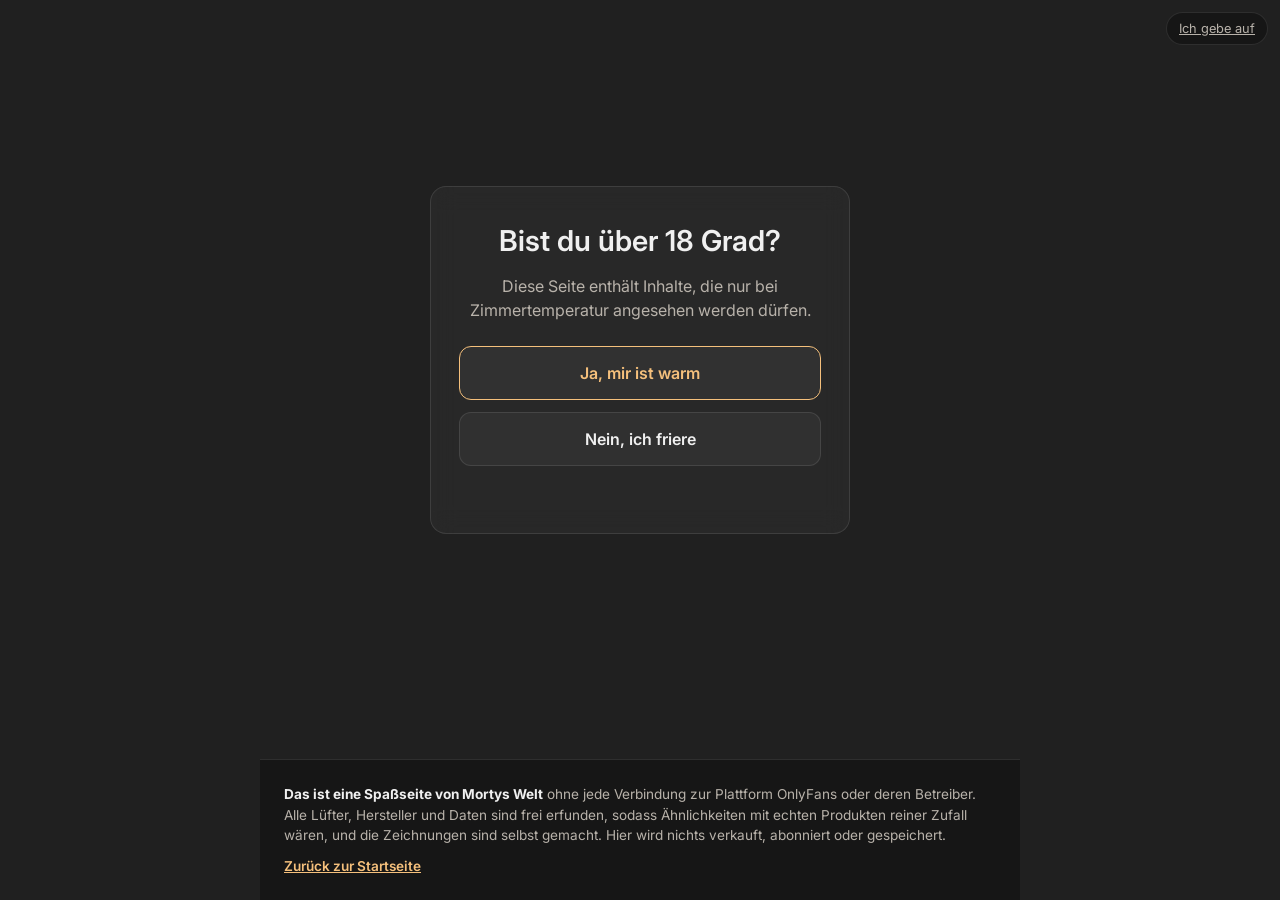
<file: only-fans/index.html>
<!DOCTYPE html>
<html lang="de">
<head>
    <meta charset="UTF-8">
    <meta name="viewport" content="width=device-width, initial-scale=1.0">
    <title>Only Fans | Mortys Welt</title>
    <meta name="description" content="Only Fans von Mortys Welt: zwölf frei erfundene PC-Lüfter stellen sich vor, auf einer Spaßseite ohne Anmeldung, ohne Bezahlung und ohne Datenspeicherung.">
    <link rel="icon" href="../favicon.ico" sizes="48x48">
    <link rel="icon" href="../favicon.svg" type="image/svg+xml">
    <link rel="stylesheet" href="assets/style.css">
</head>
<body>

    <noscript>
        <div class="noscript-fallback">
            <p class="noscript-title">ONLY FANS</p>
            <p class="noscript-sub">Bitte aktiviere JavaScript.</p>
            <p>Ohne JavaScript bleibt diese Seite leider leer, was für dich vermutlich ein Glück ist.</p>
        </div>
    </noscript>

    <button type="button" id="give-up" class="give-up" data-sakuga="tap">Ich gebe auf</button>

    <main id="main">
        <!-- Stage 1: Temperaturabfrage -->
        <section id="stage-1" class="stage stage-gate" tabindex="-1" aria-labelledby="stage-1-title">
            <div class="glass-panel gate-panel">
                <h2 id="stage-1-title" tabindex="-1" data-focus-target>Bist du über 18 Grad?</h2>
                <p>Diese Seite enthält Inhalte, die nur bei Zimmertemperatur angesehen werden dürfen.</p>
                <div class="gate-actions">
                    <button type="button" id="gate-yes" data-sakuga="hit">Ja, mir ist warm</button>
                    <button type="button" id="gate-no" data-sakuga="tap">Nein, ich friere</button>
                </div>
                <p id="gate-message" class="gate-message" aria-live="polite"></p>
            </div>
        </section>

        <!-- Stage 2: Verifizierung -->
        <section id="stage-2" class="stage stage-verify" tabindex="-1" aria-label="Verifizierung" hidden>
            <div class="verify-panel">
                <p id="verify-status" class="verify-status" tabindex="-1" data-focus-target aria-live="polite">Messe Raumtemperatur</p>
                <div id="verify-track" class="progress-track" role="progressbar" aria-valuemin="0" aria-valuemax="100" aria-valuenow="0" aria-labelledby="verify-status">
                    <div id="verify-bar" class="progress-bar"></div>
                </div>
                <p id="verify-percent" class="verify-percent" aria-hidden="true">0%</p>
            </div>
        </section>

        <!-- Stage 3: Reveal -->
        <section id="stage-3" class="stage stage-reveal" tabindex="-1" aria-labelledby="stage-3-title" hidden>
            <div class="reveal-inner">
                <h1 id="stage-3-title" tabindex="-1" data-focus-target class="reveal-title">ONLY FANS</h1>
                <p class="reveal-tagline">Hier gibt es ausschließlich Lüfter.</p>
                <p class="reveal-sub">Ungefiltert und nur für dich freigeschaltet, auch wenn der Ladebalken dabei geschummelt hat.</p>
                <button type="button" id="reveal-next" data-sakuga="hit">Weiter zur Galerie</button>
            </div>
        </section>

        <!-- Stage 4: Hürdenlauf -->
        <section id="stage-4" class="stage stage-obstacle" tabindex="-1" aria-labelledby="stage-4-title" hidden>
            <h2 id="stage-4-title" tabindex="-1" data-focus-target>Nur noch ein Klick.</h2>
            <p class="obstacle-sub">Das stimmt theoretisch, aber der Button sieht das leider anders.</p>
            <p id="obstacle-timer" class="obstacle-timer" aria-live="polite"></p>

            <div id="obstacle-field" class="obstacle-field">
                <button type="button" id="obstacle-decoy-1" class="obstacle-btn obstacle-decoy" data-sakuga="tap">Weiter zur Galerie</button>
                <button type="button" id="obstacle-decoy-2" class="obstacle-btn obstacle-decoy" data-sakuga="tap">Hier klicken</button>
                <button type="button" id="obstacle-trap" class="obstacle-btn obstacle-trap" data-sakuga="hit">NICHT klicken</button>
                <button type="button" id="obstacle-real" class="obstacle-btn obstacle-real" data-sakuga="hit" disabled>weiter</button>
            </div>

            <p id="obstacle-message" class="obstacle-message" aria-live="polite"></p>
        </section>

        <!-- Stage 5: Galerie -->
        <section id="stage-5" class="stage stage-gallery" tabindex="-1" aria-labelledby="stage-5-title" hidden>
            <h2 id="stage-5-title" tabindex="-1" data-focus-target>Die Kollektion</h2>
            <p class="gallery-sub">Zwölf Lüfter aus der eigenen Hardwarekiste, ungeschnitten und ohne Filter, und alle frei erfunden.</p>

            <div class="gallery-tools">
                <p class="air-meter gag-only">So viel Luft wurde heute bewegt: <strong id="air-value">4.711,3</strong> m³</p>
                <div class="gallery-tool-buttons gag-only">
                    <button type="button" id="unlock-btn" class="tool-btn" data-sakuga="tap">Exklusiven Inhalt freischalten</button>
                    <button type="button" id="tip-btn" class="tool-btn" data-sakuga="tap">Trinkgeld geben</button>
                </div>
                <div id="unlock-wrap" class="unlock-wrap gag-only" hidden>
                    <p id="unlock-label" class="unlock-label">Lade exklusiven Inhalt</p>
                    <div id="unlock-track" class="progress-track" role="progressbar" aria-valuemin="0" aria-valuemax="100" aria-valuenow="0" aria-labelledby="unlock-label">
                        <div id="unlock-bar" class="progress-bar"></div>
                    </div>
                </div>
            </div>

            <div id="gallery-grid" class="gallery-grid"></div>
            <button type="button" id="gallery-next" class="gallery-cta" data-sakuga="hit">Mehr sehen</button>
        </section>

        <!-- Stage 6: Abostufen -->
        <section id="stage-6" class="stage stage-tiers" tabindex="-1" aria-labelledby="stage-6-title" hidden>
            <h2 id="stage-6-title" tabindex="-1" data-focus-target>Abo-Stufen</h2>
            <p class="tiers-sub">Wähle deinen Luftstrom, der jederzeit kündbar ist, auch wenn es nichts zu kündigen gibt.</p>

            <div class="tiers-grid">
                <article class="tier-card glass-panel">
                    <h3 class="tier-name">Bronze</h3>
                    <p class="tier-price">0,00 Euro<span> pro Monat</span></p>
                    <ul class="tier-features">
                        <li>Luft</li>
                        <li>Ein Lüfter pro Profil</li>
                        <li>Werbung von Radiatorherstellern</li>
                    </ul>
                    <button type="button" class="tier-cta" data-sakuga="hit" data-tier="bronze">Für 0,00 Euro abonnieren</button>
                </article>

                <article class="tier-card glass-panel tier-featured">
                    <p class="tier-badge">Beliebt</p>
                    <h3 class="tier-name">Silber</h3>
                    <p class="tier-price">0,00 Euro<span> pro Monat</span></p>
                    <ul class="tier-features">
                        <li>Mehr Luft</li>
                        <li>Drehzahlkurven in voller Auflösung</li>
                        <li>Wöchentliches Staubfrei-Update</li>
                    </ul>
                    <button type="button" class="tier-cta" data-sakuga="hit" data-tier="silber">Für 0,00 Euro abonnieren</button>
                </article>

                <article class="tier-card glass-panel">
                    <h3 class="tier-name">Gold</h3>
                    <p class="tier-price">0,00 Euro<span> pro Monat</span></p>
                    <ul class="tier-features">
                        <li>Dieselbe Luft wie Silber, aber mit RGB</li>
                        <li>Fühlt sich dadurch teurer an</li>
                    </ul>
                    <button type="button" class="tier-cta" data-sakuga="hit" data-tier="gold">Für 0,00 Euro abonnieren</button>
                </article>
            </div>

            <p id="tier-status" class="tier-status" aria-live="polite"></p>
        </section>

        <!-- Stage 7: Abgang -->
        <section id="stage-7" class="stage stage-outro" tabindex="-1" aria-labelledby="stage-7-title" hidden>
            <div class="outro-inner glass-panel">
                <h2 id="stage-7-title" tabindex="-1" data-focus-target>Erwischt.</h2>
                <p class="outro-lead">Hier gab es tatsächlich nie etwas anderes als Lüfter.</p>
                <p class="outro-body">Die Seite war von Anfang an ein Katalog für PC-Lüfter, und wenn du sie deiner Chat-Community schickst, freue ich mich über jeden, der sich ebenfalls erwischen lässt.</p>
                <p class="outro-body">Den echten Content findest du hier.</p>
                <nav class="outro-links" aria-label="Zurück zu Mortys Welt">
                    <a href="https://www.twitch.tv/mortys_welt" target="_blank" rel="noopener noreferrer">Twitch</a>
                    <a href="https://www.youtube.com/@mortyswelt" target="_blank" rel="noopener noreferrer">YouTube</a>
                    <a href="../">Alle Links</a>
                </nav>
                <button type="button" id="outro-restart" data-sakuga="tap">Nochmal von vorne</button>
            </div>
        </section>
    </main>

    <footer class="site-footer">
        <p class="disclaimer"><strong>Das ist eine Spaßseite von Mortys Welt</strong> ohne jede Verbindung zur Plattform OnlyFans oder deren Betreiber. Alle Lüfter, Hersteller und Daten sind frei erfunden, sodass Ähnlichkeiten mit echten Produkten reiner Zufall wären, und die Zeichnungen sind selbst gemacht. Hier wird nichts verkauft, abonniert oder gespeichert.</p>
        <p><a class="footer-link" href="../">Zurück zur Startseite</a></p>
    </footer>

    <div id="toast" class="toast" role="status" aria-live="polite"></div>

    <script src="assets/fans.js"></script>
    <script src="assets/app.js"></script>
<script src="../sakuga/sakuga-core.js"></script>
<script src="../sakuga/mw-sakuga.js"></script>
</body>
</html>
</file>
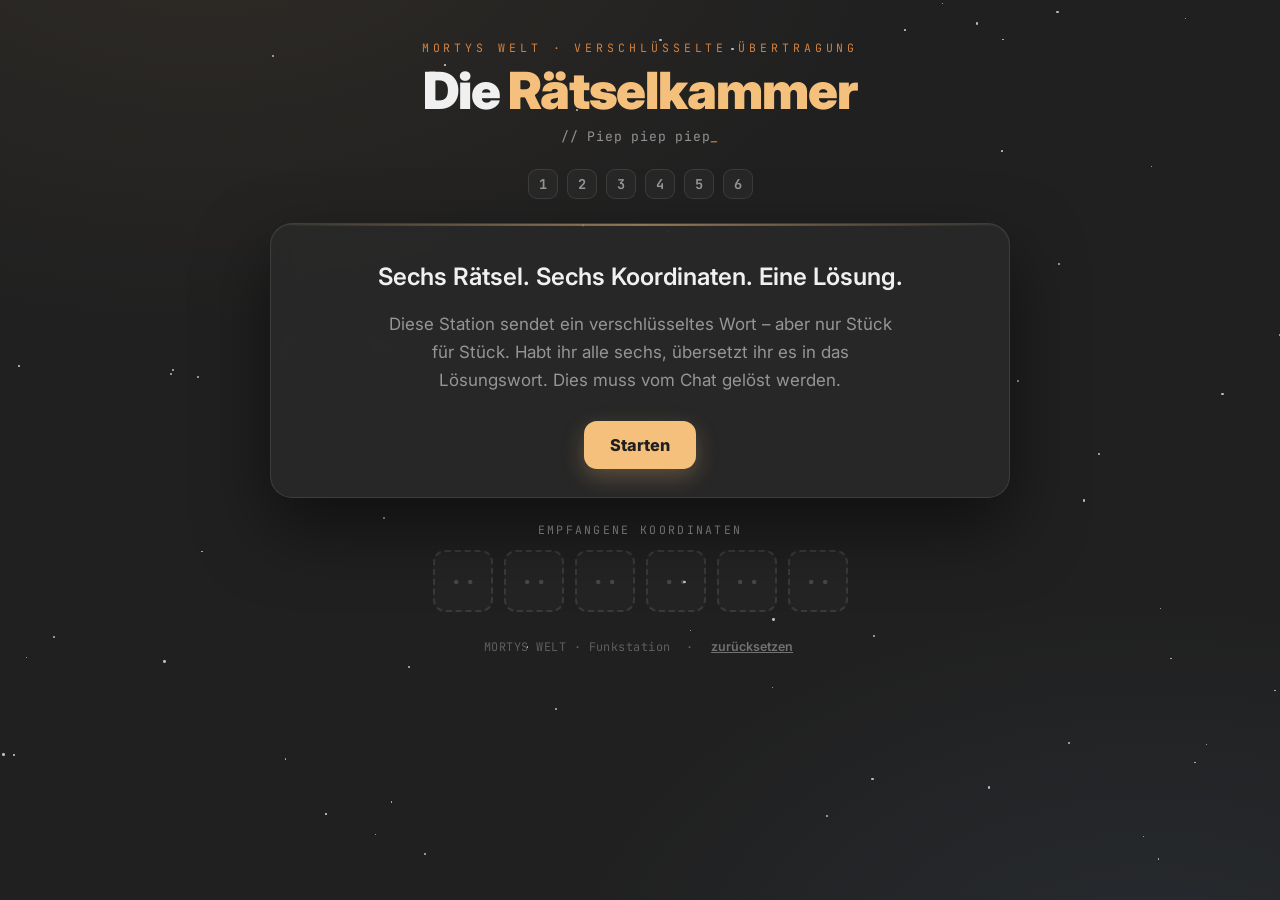
<file: raetselkammer/index.html>
<!DOCTYPE html>
<html lang="de">
<head>
<meta charset="UTF-8">
<meta name="viewport" content="width=device-width, initial-scale=1.0">
<title>Die Rätselkammer · Mortys Welt</title>
<meta name="description" content="Verschlüsselte Funkstation – löse die Rätsel, empfange das Signal.">
<link rel="icon" href="../favicon.ico" sizes="48x48">
<link rel="icon" href="../favicon.svg" type="image/svg+xml">
<link rel="preconnect" href="https://fonts.googleapis.com">
<link rel="preconnect" href="https://fonts.gstatic.com" crossorigin>
<link href="https://fonts.googleapis.com/css2?family=Inter:wght@400;500;600;700;800;900&family=JetBrains+Mono:wght@400;500;700&display=swap" rel="stylesheet">
<style>
  :root{
    /* Mortys Welt CI: Gelb+Orange Kernfarben, Blau nur Tiefe */
    --bg:#202020;
    --panel:rgba(45,45,45,.58);
    --line:rgba(255,255,255,.10);
    --gelb:#F5C07C;
    --gelb-soft:rgba(245,192,124,.14);
    --signal:#F09346;
    --signal-soft:rgba(240,147,70,.14);
    --txt:#F0F0F0;
    --muted:rgba(240,240,240,.55);
    --no:#FF6B7A;
    --mono:'JetBrains Mono',ui-monospace,SFMono-Regular,Menlo,monospace;
  }
  *{box-sizing:border-box;margin:0;padding:0}
  html{scroll-behavior:smooth}
  body{
    font-family:'Inter',system-ui,sans-serif;
    color:var(--txt);
    background:
      radial-gradient(1200px 760px at 16% -12%, rgba(245,192,124,.07), transparent 58%),
      radial-gradient(1000px 680px at 90% 112%, rgba(87,115,153,.14), transparent 60%),
      var(--bg);
    min-height:100vh;display:flex;flex-direction:column;align-items:center;
    padding:40px 18px 28px;overflow-x:hidden;
  }

  /* ── Sternenhimmel (CSS-only) ── */
  .starfield{position:fixed;inset:0;z-index:0;pointer-events:none;overflow:hidden}
  .starfield i{position:absolute;width:2px;height:2px;border-radius:50%;background:#fff;opacity:.7;animation:tw 4s ease-in-out infinite}
  @keyframes tw{0%,100%{opacity:.15;transform:scale(.7)}50%{opacity:.9;transform:scale(1.1)}}

  .wrap{position:relative;z-index:1;width:100%;max-width:740px;display:flex;flex-direction:column;align-items:center;gap:24px}

  /* ── Header ── */
  header{text-align:center}
  .eyebrow{font-family:var(--mono);font-size:.72rem;letter-spacing:.34em;text-transform:uppercase;color:var(--signal);opacity:.85}
  h1{font-size:clamp(2.1rem,6vw,3.2rem);font-weight:900;letter-spacing:-.02em;line-height:1;margin-top:10px}
  h1 em{font-style:normal;color:var(--gelb)}
  .sub{font-family:var(--mono);font-size:.82rem;color:var(--muted);margin-top:12px;letter-spacing:.06em}
  .blink{color:var(--signal);animation:blink 1.1s step-end infinite}
  @keyframes blink{50%{opacity:0}}

  /* ── Progress ── */
  .progress{display:flex;gap:9px;flex-wrap:wrap;justify-content:center}
  .pdot{width:30px;height:30px;border-radius:9px;display:grid;place-items:center;
    font-family:var(--mono);font-size:.85rem;font-weight:700;
    background:rgba(255,255,255,.03);border:1.5px solid var(--line);color:var(--muted);transition:.35s}
  .pdot.active{border-color:var(--gelb);color:var(--gelb);background:var(--gelb-soft)}
  .pdot.done{border-color:var(--signal);color:var(--signal);background:var(--signal-soft)}

  /* ── Panel ── */
  .panel{width:100%;background:var(--panel);border:1.5px solid var(--line);border-radius:22px;
    backdrop-filter:blur(10px);-webkit-backdrop-filter:blur(10px);
    padding:34px 32px 28px;box-shadow:0 30px 70px rgba(0,0,0,.5),inset 0 1px 0 rgba(255,255,255,.05);
    position:relative;overflow:hidden}
  .panel::after{content:"";position:absolute;top:0;left:0;right:0;height:2px;
    background:linear-gradient(90deg,transparent,var(--gelb),transparent);opacity:.5}

  .tag{display:inline-flex;align-items:center;gap:9px;font-family:var(--mono);
    font-size:.72rem;font-weight:700;letter-spacing:.12em;text-transform:uppercase;
    color:var(--gelb);background:var(--gelb-soft);padding:7px 13px;border-radius:8px;margin-bottom:20px}
  .tag .dot{width:7px;height:7px;border-radius:50%;background:var(--gelb);box-shadow:0 0 10px var(--gelb)}

  .riddle{font-size:clamp(1.18rem,2.5vw,1.5rem);font-weight:600;line-height:1.55}
  .riddle .hl{color:var(--gelb)}

  .answer-row{display:flex;gap:11px;margin-top:24px;flex-wrap:wrap}
  input[type=text]{flex:1;min-width:190px;font-family:'Inter';font-weight:600;font-size:1.15rem;color:var(--txt);
    background:rgba(0,0,0,.32);border:2px solid var(--line);border-radius:13px;padding:14px 17px;outline:none;transition:border-color .18s,box-shadow .18s,background .18s}
  input::placeholder{color:rgba(237,237,244,.30)}
  input:focus{border-color:var(--gelb);box-shadow:0 0 0 4px var(--gelb-soft)}
  input.wrong{border-color:var(--no);animation:shake .42s}
  @keyframes shake{0%,100%{transform:translateX(0)}20%{transform:translateX(-8px)}40%{transform:translateX(7px)}60%{transform:translateX(-5px)}80%{transform:translateX(3px)}}

  button{font-family:'Inter';cursor:pointer;border:none;transition:background .16s,color .16s,box-shadow .16s,border-color .16s,transform .16s,opacity .16s}
  .btn{font-weight:800;font-size:1.02rem;color:#202020;background:var(--gelb);
    padding:14px 26px;border-radius:13px;box-shadow:0 8px 22px rgba(245,192,124,.26)}
  .btn:hover{transform:translateY(-2px);box-shadow:0 12px 28px rgba(245,192,124,.36)}
  .btn:active{transform:translateY(0)}

  .meta{display:flex;align-items:center;justify-content:space-between;gap:12px;margin-top:18px;flex-wrap:wrap}
  .btn-hint{background:transparent;color:var(--muted);font-weight:600;font-size:.9rem;border:1.5px solid var(--line);border-radius:10px;padding:9px 15px}
  .btn-hint:hover{color:var(--gelb);border-color:var(--gelb-soft)}
  .kbd{font-family:var(--mono);font-size:.76rem;color:var(--muted)}
  .hint{font-size:.95rem;color:var(--gelb);background:var(--gelb-soft);border-radius:11px;
    max-height:0;overflow:hidden;opacity:0;transition:.35s;line-height:1.5}
  .hint.show{max-height:160px;opacity:1;padding:13px 16px;margin-top:14px}
  .feedback{min-height:22px;margin-top:14px;font-weight:700;font-size:1rem}
  .feedback.ok{color:var(--signal)}
  .feedback.no{color:var(--no)}

  /* ── Empfangene Koordinaten ── */
  .receiver{width:100%;display:flex;flex-direction:column;align-items:center;gap:13px}
  .receiver-label{font-family:var(--mono);font-size:.72rem;letter-spacing:.2em;text-transform:uppercase;color:var(--muted)}
  .cells{display:flex;gap:11px;flex-wrap:wrap;justify-content:center}
  .cell{width:60px;height:62px;border-radius:12px;display:grid;place-items:center;
    font-family:var(--mono);font-size:1.5rem;font-weight:700;
    background:rgba(255,255,255,.02);border:2px dashed var(--line);color:rgba(255,255,255,.16);transition:.4s}
  .cell.filled{border:2px solid var(--signal);border-style:solid;color:var(--signal);background:var(--signal-soft);
    box-shadow:0 0 20px rgba(240,147,70,.3);animation:pulse .6s cubic-bezier(.34,1.56,.64,1)}
  @keyframes pulse{0%{transform:scale(.4);opacity:0}60%{transform:scale(1.12)}100%{transform:scale(1);opacity:1}}

  /* ── Start / Win ── */
  .center{text-align:center}
  .lead{font-size:1.06rem;color:var(--muted);line-height:1.65;max-width:520px;margin:16px auto 26px}
  .win h2{font-size:clamp(1.8rem,5vw,2.5rem);font-weight:900;color:var(--signal);margin-bottom:12px;line-height:1.1}
  .codeline{font-family:var(--mono);font-size:clamp(1.4rem,4vw,2rem);font-weight:700;color:var(--signal);
    letter-spacing:.12em;margin:14px 0 6px;word-spacing:.3em}
  .decode-note{font-family:var(--mono);font-size:.82rem;color:var(--muted);line-height:1.6;
    background:rgba(0,0,0,.3);border:1px solid var(--line);border-radius:12px;padding:14px 16px;margin:20px auto 0;max-width:460px}
  .decode-note b{color:var(--gelb)}

  footer{font-family:var(--mono);font-size:.74rem;color:rgba(237,237,244,.3);text-align:center;letter-spacing:.04em}
  .reset{background:none;color:rgba(237,237,244,.4);font-weight:600;text-decoration:underline;font-size:.78rem;padding:3px;font-family:'Inter';cursor:pointer}
  .reset:hover{color:var(--gelb)}

  .confetti{position:fixed;top:-12px;width:9px;height:13px;z-index:5;pointer-events:none;border-radius:2px}
  .hidden{display:none !important}

  @media (max-width:520px){
    .cell{width:50px;height:54px;font-size:1.25rem}
    .panel{padding:26px 20px}
  }
  @media (prefers-reduced-motion:reduce){
    *{animation-duration:.001s !important;transition-duration:.05s !important}
    .starfield{display:none}
  }
</style>
</head>
<body>
<div class="starfield" id="stars" aria-hidden="true"></div>

<div class="wrap">
  <header>
    <div class="eyebrow">Mortys Welt · Verschlüsselte Übertragung</div>
    <h1>Die <em>Rätselkammer</em></h1>
    <p class="sub" id="sub">// Piep piep piep<span class="blink">_</span></p>
  </header>

  <div class="progress" id="progress"></div>

  <!-- START -->
  <div class="panel center" id="startCard">
    <div class="riddle center" style="margin-bottom:0">Sechs Rätsel. Sechs Koordinaten. Eine Lösung.</div>
    <p class="lead">Diese Station sendet ein verschlüsseltes Wort – aber nur Stück für Stück. Habt ihr alle sechs, übersetzt ihr es in das Lösungswort. Dies muss vom Chat gelöst werden. </p>
    <button class="btn" data-sakuga="hit" id="startBtn"><Samp></Samp>Starten</button>
  </div>

  <!-- GAME -->
  <div class="panel hidden" id="gameCard">
    <div class="tag"><span class="dot"></span><span id="roomTag">Frequenz 1 / 6</span></div>
    <p class="riddle" id="riddleText"></p>

    <div class="answer-row">
      <input type="text" data-sakuga="type" id="answer" placeholder="Antwort des Chats…" autocomplete="off" spellcheck="false">
      <button class="btn" data-sakuga="hit" id="checkBtn">Senden</button>
    </div>

    <div class="feedback" id="feedback"></div>

    <div class="meta">
      <button class="btn-hint" data-sakuga="tap" id="hintBtn">Tipp anfordern</button>
      <span class="kbd">↵ Enter = Senden</span>
    </div>
    <div class="hint" id="hint"></div>
  </div>

  <!-- WIN -->
  <div class="panel center win hidden" id="winCard">
    <h2>📡 Übertragung vollständig</h2>
    <p class="lead" style="margin-bottom:4px">Sechs Koordinatenpaare empfangen:</p>
    <div class="codeline" id="codeline">–– –– –– –– –– ––</div>
    <div class="decode-note">
      Das entschlüsselte Wort ist dein Schlüssel zur nächsten Station.
      Gib es in den Browser ein: https://mortys-welt.com/[DEIN-WORT-HIER]
    </div>
    <!-- <button class="btn" id="againBtn" style="margin-top:26px">Nochmal von vorne</button> -->
  </div>

  <!-- RECEIVER -->
  <div class="receiver">
    <div class="receiver-label">Empfangene Koordinaten</div>
    <div class="cells" id="cells"></div>
  </div>

  <footer>
    MORTYS WELT · Funkstation &nbsp;·&nbsp; <button class="reset" data-sakuga="tap" id="resetBtn">zurücksetzen</button>
  </footer>
</div>

<script>
/* ───────── Rätsel → Polybius-Koordinaten (SIGNAL = 43 24 22 33 11 31) ───────── */
const ROOMS = [
  { tag:"Die Logik-Falle",
    riddle:"Ein Bauer hat 17 Schafe. Alle <span class='hl'>bis auf 9</span> laufen davon. Wie viele Schafe bleiben übrig?",
    accept:["9","neun"], coord:"43",
    found:"Eine Frequenz rastet ein: 4-3.",
    hint:"Genau lesen! 'Alle bis auf 9 laufen weg' heißt: 9 bleiben stehen." },

  { tag:"Das Wort-Rätsel",
    riddle:"Ich habe Städte, doch keine Häuser. Ich habe Berge, doch keine Bäume. Ich habe Wasser, doch keine Fische. <span class='hl'>Was bin ich?</span>",
    accept:["karte","landkarte","weltkarte","stadtplan","atlas"], coord:"24",
    found:"Signal empfangen: 2-4.",
    hint:"Du faltest mich zusammen, steckst mich ins Handschuhfach oder hängst mich an die Wand." },

  { tag:"Der Zahlen-Trick",
    riddle:"Denk dir eine Zahl. Verdopple sie. Zähl 8 dazu. Halbiere das Ergebnis. Zieh deine Ausgangszahl wieder ab. <span class='hl'>Welche Zahl bleibt übrig – egal womit du gestartet bist?</span>",
    accept:["4","vier"], coord:"22",
    found:"Frequenz stabil: 2-2.",
    hint:"Probier's mit 2, dann mit 10 – kommt jedes Mal das Gleiche raus? (Tipp: 8 ÷ 2)" },

  { tag:"Das Wissens-Schloss",
    riddle:"Welcher Planet kreist unserer Sonne am allernächsten? <span class='hl'>Der kleinste im System.</span>",
    accept:["merkur","mercury"], coord:"33",
    found:"Koordinate entschlüsselt: 3-3.",
    hint:"Er ist nach dem flinken römischen Götterboten benannt." },

  { tag:"Das Nass-Paradox",
    riddle:"Je mehr ich trockne, desto nasser werde ich selbst. <span class='hl'>Was bin ich?</span>",
    accept:["handtuch","tuch","badetuch","handtücher"], coord:"11",
    found:"Signal empfangen: 1-1.",
    hint:"Du greifst nach mir, wenn du aus der Dusche kommst." },

  { tag:"Das Echo-Rätsel",
    riddle:"Ich spreche ohne Mund und höre ohne Ohren. Ich habe keinen Körper – doch ich erwache, wenn du rufst. Was bin ich?",
    accept:["echo","das echo","ein echo","nachhall"], coord:"31",
    found:"Letzte Frequenz: 3-1.",
    hint:"Ruf laut in eine Bergschlucht oder eine leere Halle – ich rufe dir zurück." }
];

/* ───────── State ───────── */
let idx=0; const got=[];

/* ───────── Helpers ───────── */
const $ = id => document.getElementById(id);
const startCard=$("startCard"), gameCard=$("gameCard"), winCard=$("winCard");
const progress=$("progress"), cells=$("cells"), sub=$("sub");
const roomTag=$("roomTag"), riddleText=$("riddleText");
const answer=$("answer"), feedback=$("feedback"), hint=$("hint");

function buildProgress(){
  progress.innerHTML="";
  ROOMS.forEach((_,i)=>{const d=document.createElement("div");d.className="pdot";d.textContent=i+1;d.id="pd"+i;progress.appendChild(d);});
}
function buildCells(){
  cells.innerHTML="";
  for(let i=0;i<ROOMS.length;i++){const c=document.createElement("div");c.className="cell";c.id="c"+i;c.textContent="··";cells.appendChild(c);}
}
function refreshProgress(){
  ROOMS.forEach((_,i)=>{$("pd"+i).className="pdot"+(i<idx?" done":"")+(i===idx?" active":"");});
}
function norm(s){
  return s.toLowerCase().trim()
    .replace(/[.,!?;:"'´`]/g,"")
    .replace(/\b(der|die|das|ein|eine|einen|dem|den|ich|bin)\b/g," ")
    .replace(/\s+/g," ").trim();
}

function loadRoom(){
  const r=ROOMS[idx];
  roomTag.textContent=`Frequenz ${idx+1} / ${ROOMS.length} · ${r.tag}`;
  riddleText.innerHTML=r.riddle;
  answer.value=""; answer.placeholder="Antwort des Chats…";
  feedback.textContent=""; feedback.className="feedback";
  hint.textContent=r.hint; hint.classList.remove("show");
  sub.innerHTML=`// Empfange Frequenz ${idx+1}<span class="blink">_</span>`;
  refreshProgress();
  setTimeout(()=>answer.focus(),60);
}

function check(){
  const r=ROOMS[idx]; const v=norm(answer.value);
  if(!v) return;
  const ok=r.accept.some(a=>norm(a)===v);
  if(ok){
    feedback.className="feedback ok"; feedback.textContent="✓ "+r.found;
    if(window.MWSakuga) MWSakuga.success(answer);
    got.push(r.coord);
    const cell=$("c"+(got.length-1));
    if(cell){cell.textContent=r.coord;cell.classList.add("filled");}
    answer.blur();
    setTimeout(()=>{ idx++; if(idx>=ROOMS.length) winScreen(); else loadRoom(); }, 1400);
  } else {
    feedback.className="feedback no"; feedback.textContent="✗ Kein klares Signal – nochmal!";
    answer.classList.add("wrong"); setTimeout(()=>answer.classList.remove("wrong"),450);
    if(window.MWSakuga) MWSakuga.fail(answer);
  }
}

function winScreen(){
  if(window.MWSakuga) setTimeout(()=>MWSakuga.big(winCard),120);
  gameCard.classList.add("hidden"); winCard.classList.remove("hidden");
  $("codeline").textContent=got.join(" ");
  sub.innerHTML='// Signal vollständig empfangen <span class="blink">_</span>';
  ROOMS.forEach((_,i)=>$("pd"+i).className="pdot done");
  confetti();
}
function confetti(){
  if(window.matchMedia("(prefers-reduced-motion: reduce)").matches) return;
  const cols=["#F5C07C","#F09346","#F0F0F0"];
  for(let i=0;i<80;i++){
    const c=document.createElement("div");c.className="confetti";
    c.style.left=Math.random()*100+"vw";
    c.style.background=cols[Math.floor(Math.random()*cols.length)];
    const dur=2.6+Math.random()*2.2, delay=Math.random()*.5;
    document.body.appendChild(c);
    c.animate([{transform:"translateY(0) rotate(0)",opacity:1},
               {transform:`translateY(110vh) rotate(${720+Math.random()*360}deg)`,opacity:1}],
              {duration:dur*1000,delay:delay*1000,easing:"cubic-bezier(.3,.6,.5,1)"});
    setTimeout(()=>c.remove(),(dur+delay)*1000);
  }
}

function reset(){
  idx=0; got.length=0; buildCells();
  winCard.classList.add("hidden"); gameCard.classList.add("hidden"); startCard.classList.remove("hidden");
  sub.innerHTML='// Funkstation offline<span class="blink">_</span>';
  refreshProgress();
}
function start(){ startCard.classList.add("hidden"); gameCard.classList.remove("hidden"); loadRoom(); }

function makeStars(){
  const s=$("stars"); const n=70;
  for(let i=0;i<n;i++){
    const star=document.createElement("i");
    star.style.left=Math.random()*100+"vw";
    star.style.top=Math.random()*100+"vh";
    star.style.animationDelay=(Math.random()*4)+"s";
    const sz=(Math.random()*1.6+1).toFixed(1);
    star.style.width=star.style.height=sz+"px";
    s.appendChild(star);
  }
}

/* ───────── Events ───────── */
$("startBtn").onclick=start;
$("checkBtn").onclick=check;
$("hintBtn").onclick=()=>hint.classList.toggle("show");
$("resetBtn").onclick=reset;
//$("againBtn").onclick=()=>{reset();start();};
answer.addEventListener("keydown",e=>{if(e.key==="Enter")check();});

/* ───────── Init ───────── */
buildProgress(); buildCells(); makeStars();
</script>
<script src="../sakuga/sakuga-core.js"></script>
<script src="../sakuga/mw-sakuga.js"></script>
</body>
</html>
</file>
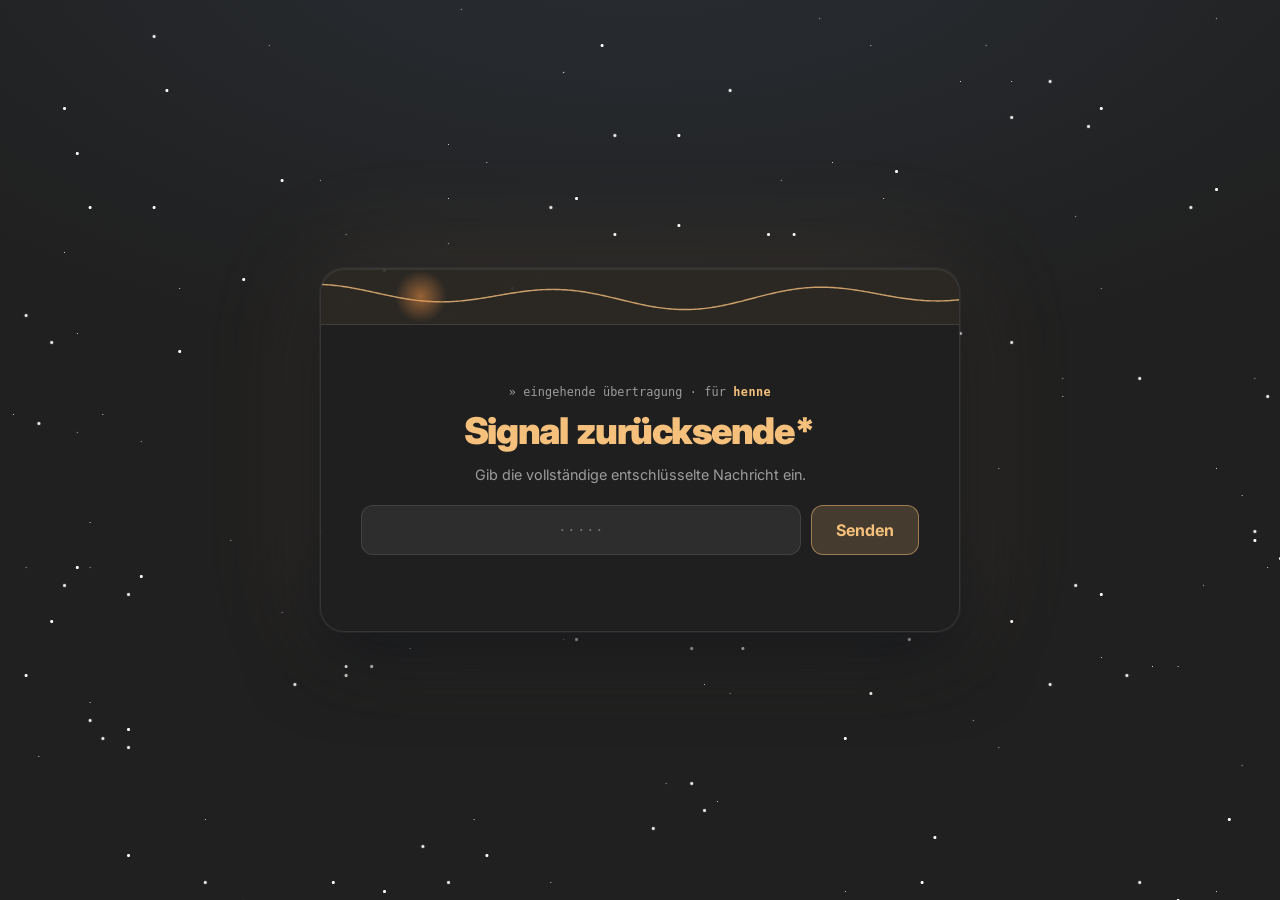
<file: signal/index.html>
<!DOCTYPE html>
<html lang="de">
<head>
    <meta charset="UTF-8">
    <meta name="viewport" content="width=device-width, initial-scale=1.0">
    <title>Funkkanal · Mortys Welt</title>
    <meta name="description" content="Eingehender Funkkanal.">
    <meta name="robots" content="noindex, nofollow">
    <link rel="icon" href="../favicon.ico" sizes="48x48">
    <link rel="icon" href="../favicon.svg" type="image/svg+xml">
    <link rel="stylesheet" href="../styles.css">
    <style>
        /* ── Signal-Finale ── */
        .signal-card { flex-direction: column; max-width: 640px; position: relative; }
        .signal-inner { padding: 38px 40px 46px; text-align: center; width: 100%; }
        @media (max-width: 420px) { .signal-inner { padding: 28px 22px 34px; } }

        /* Oszilloskop-Streifen (Signature) */
        .wave {
            display: block; width: 100%; height: 56px;
            border-bottom: 1px solid var(--card-border);
            background: rgba(245, 192, 124, 0.05);
        }

        .slug {
            font-family: 'JetBrains Mono', ui-monospace, "Cascadia Code", Consolas, monospace;
            font-size: .74rem; letter-spacing: .01em; color: var(--text-muted);
            margin: 22px 0 14px;
        }
        .slug b { color: var(--accent-warm); font-weight: 600; letter-spacing: .04em; }

        .signal-title, .reveal-title {
            font-size: clamp(1.6rem, 4vw, 2.3rem); font-weight: 900;
            letter-spacing: -.04em; line-height: 1; color: #F5C07C; margin-bottom: 16px;
        }
        .signal-title { font-feature-settings: "tnum"; }
        .signal-help { color: var(--text-muted); font-size: .9rem; margin-bottom: 2px; }

        #form { display: flex; gap: 10px; margin-top: 22px; flex-wrap: wrap; justify-content: center; }
        #code {
            flex: 1; min-width: 200px; padding: 14px 16px; border-radius: 12px;
            background: var(--btn-bg); border: 1px solid var(--btn-border);
            color: #F0F0F0; font: inherit; font-size: 1rem; letter-spacing: .04em; text-align: center;
            caret-color: var(--accent); transition: border-color .2s, box-shadow .2s;
        }
        #code:focus { outline: none; border-color: var(--btn-hover-border); box-shadow: 0 0 22px var(--accent-glow); }
        #send {
            padding: 14px 24px; border-radius: 12px; border: 1px solid rgba(245,192,124,.5);
            background: rgba(245,192,124,.18); color: #F5C07C; font: inherit; font-weight: 700;
            cursor: pointer; transition: background .2s, transform .2s;
        }
        #send:hover { background: rgba(245,192,124,.30); transform: translateY(-2px); }
        #send:disabled { opacity: .65; cursor: default; transform: none; }

        /* Zweiter Faktor: 7 Ziffern (#code) — Abstand — Buchstabe (#letter) */
        #sep {
            display: flex; align-items: center; margin: 0 4px;
            color: var(--accent-2); font-size: 1.15rem; opacity: .8;
        }
        #letter {
            flex: 0 0 auto; width: 60px; padding: 14px 8px; border-radius: 12px;
            background: var(--btn-bg); border: 1px solid rgba(240,147,70,.45);
            color: #F0F0F0; font: inherit; font-size: 1rem; letter-spacing: .04em; text-align: center;
            caret-color: var(--accent-2); transition: border-color .2s, box-shadow .2s;
        }
        #letter:focus { outline: none; border-color: rgba(240,147,70,.7); box-shadow: 0 0 22px rgba(240,147,70,.24); }

        .signal-error { color: #ff6b6b; font-size: .85rem; margin-top: 16px; min-height: 1em; letter-spacing: .01em; }
        .signal-error.egg { color: var(--accent-warm); }

        /* ── Reveal ── */
        .revealed { animation: revealIn .85s cubic-bezier(.16,1,.3,1) both; }
        @keyframes revealIn { from { opacity: 0; transform: scale(.965); } to { opacity: 1; transform: none; } }

        .eyebrow {
            font-size: .72rem; font-weight: 700; letter-spacing: .26em;
            color: var(--accent-warm); text-transform: uppercase; margin-bottom: 14px;
        }
        .video-wrap {
            position: relative; width: 100%; aspect-ratio: 16 / 9; margin: 20px 0 6px;
            border-radius: 14px; overflow: hidden; border: 1px solid var(--card-border); background: #000;
        }
        .video-wrap iframe { position: absolute; inset: 0; width: 100%; height: 100%; border: 0; }
        .sub { color: var(--text-muted); font-size: .94rem; margin-top: 16px; line-height: 1.65; }

        .shake { animation: shake .45s cubic-bezier(.36,.07,.19,.97) both; }
        @keyframes shake {
            10%,90% { transform: translateX(-2px); } 20%,80% { transform: translateX(4px); }
            30%,50%,70% { transform: translateX(-7px); } 40%,60% { transform: translateX(7px); }
        }

        /* ── Easter-Egg-Bewegungen ── */
        .spin { animation: spin360 .9s cubic-bezier(.5,0,.5,1); }
        @keyframes spin360 { to { transform: rotate(360deg); } }

        .wobble { animation: wobble .8s both; }
        @keyframes wobble {
            0%,100% { transform: none; } 15% { transform: translateX(-7px) rotate(-3deg); }
            30% { transform: translateX(6px) rotate(2deg); } 45% { transform: translateX(-5px) rotate(-2deg); }
            60% { transform: translateX(4px) rotate(1deg); } 75% { transform: translateX(-2px) rotate(-1deg); }
        }

        .sneeze { animation: sneeze .55s both; }
        @keyframes sneeze {
            0% { transform: none; } 55% { transform: scale(1.02) translateY(-3px); }
            64% { transform: translate(9px, 6px) rotate(2deg); } 72% { transform: translate(-10px, 4px) rotate(-2deg); }
            82% { transform: translate(6px, 2px); } 100% { transform: none; }
        }

        .dead { animation: dead 1.4s both; filter: grayscale(.7); }
        @keyframes dead {
            0% { transform: none; } 25% { transform: rotate(1deg); }
            100% { transform: rotate(7deg) translateY(8px); opacity: .9; }
        }

        body.disco .card { animation: disco 2.8s linear; }
        @keyframes disco { from { filter: hue-rotate(0deg); } to { filter: hue-rotate(360deg); } }

        /* Konfetti-Overlay */
        .confetti-canvas { position: fixed; inset: 0; width: 100%; height: 100%; pointer-events: none; z-index: 5; }

        @media (prefers-reduced-motion: reduce) {
            .revealed, .spin, .wobble, .sneeze, .dead, body.disco .card { animation: none !important; }
            .dead { filter: none; }
        }
    </style>
</head>
<body>
<!--
    ░▒▓ EINGEHENDE UEBERTRAGUNG ▓▒░
    Na, im Quelltext am Schnueffeln? Respekt fuers Engagement.
    Bringt dir nur leider gar nichts: Der Reveal ist AES-256-GCM-verschluesselt.
    Der Schluessel steht NICHT hier drin, der steckt im Paket. Viel Spass beim Brute-Forcen.
    (Und ja, ich seh dich im Chat. Sei lieb.)  - M., der IT-Professional von nebenan
-->

    <div class="starfield" aria-hidden="true"></div>

    <main>
        <article class="card signal-card" id="card" aria-label="Funkkanal">
            <canvas class="wave" id="wave" aria-hidden="true"></canvas>
            <section class="signal-inner" id="view">
                <p class="slug" id="status">» eingehende übertragung · für <b>henne</b></p>
                <h1 class="signal-title" id="title">Signal zurücksenden</h1>
                <p class="signal-help" id="help">Gib die vollständige entschlüsselte Nachricht ein.</p>

                <form id="form" autocomplete="off">
                    <input id="code" data-sakuga="type" type="text" inputmode="text" autocomplete="off"
                           autocapitalize="off" spellcheck="false" placeholder="· · · · ·"
                           aria-label="Entschlüsselte Nachricht">
                    <span id="sep" aria-hidden="true" style="display:none">✎</span>
                    <input id="letter" data-sakuga="type" type="password" inputmode="text" autocomplete="off"
                           autocapitalize="characters" spellcheck="false" maxlength="1"
                           placeholder="●" aria-label="Aufgemalter Buchstabe vom Paket" style="display:none">
                    <button id="send" type="submit" data-sakuga="hit">Senden</button>
                </form>
                <p class="signal-error" id="err" role="alert"></p>
            </section>
        </article>
    </main>

    <canvas id="confetti" class="confetti-canvas" aria-hidden="true"></canvas>

    <script>
    // =====================================================================
    //  SPOILERSICHERES FINALE
    //  Reveal-Inhalt (inkl. Video) liegt NUR als AES-256-GCM-Chiffretext vor.
    //  Schlüssel = eingegebene Nachricht. Falscher Code -> Entschlüsselung
    //  scheitert. Im Quelltext/Repo steht nichts Lesbares.
    //  Neu verschlüsseln (echte Video-ID): source/finale-verschluesseln.html  (lokal, nicht im Repo)
    // =====================================================================
    // Zwei-Faktor:
    //  VERIFY = encrypt("OK", Schlüssel = Nachricht)                       → prüft Schritt 1
    //  REVEAL = encrypt(Inhalt, Schlüssel = Nachricht + 7 Ziffern + Buchstabe) → braucht Sendungsnr. + Edding-Buchstabe
    // Die 7 Ziffern der Sendungsnummer und der aufgemalte Buchstabe stehen nirgends im Klartext.
    const V_SALT = "mI2+3ZkFXKGoFPhFJ8o+Cw==";
    const V_IV   = "8uDhssUdRqJ8KwDS";
    const V_CT   = "CPCMhrYXoJLHrmrManKX64cO";
    const R_SALT = "TpH4mNDMpph8EJvQVxzxSA==";
    const R_IV   = "GAjE/fGbvFMATS6c";
    const R_CT   = "SDYFHpGMnvR/Hnub55fXT0qrf9Fi5f2WbzGGGizU3wboLvqdgd0ktpXEPr+dhoyxI02Up2L5OuqVc2ASw/N1volyomz5wMGdTsgW6E7W6vnTHjmzCs+1y6wvwhQqD++7eAb0/TRYomJS5hMaYtepawj5zFyAW5F4y7UHnEkkTeBwd4k+wVgRXijzoWGYS70KH6r3GAnQtp4raE0BrT2cg3BZsbcRttjO4+lutxlI6N9WsOVm0qcXs3Cmkvri439TTJ8PXLqbRQKX8sSE5XsjkhX88Y13Sc4moy3hG7isJPYFKjPF/gx01D5zJcvB/xuj4ob2jKgwXKx9H7+Cu52ukrqOMI3+2J2OG41jrdFGx8Z4mXOnn/lJ/XEqgl6p1cpYC/DwGac8iwuWbGFCYAsadZn8DxXeJfNhqBZVRmFobYfxIOXWcJ+xnAhbSi9hZG7I4+4MhB7xWz5W2NRJYF0sJPbxrQqc/MH+Rpcsa4IvDqhx4iEuYo+fKeL0GZsR0NqYZTVgZkWC1G08KsOpc3OYAxGc2miBe3S/A0ob9jNLb2NlA38llsr8rApOMcrK9MZ/jqi3QutQ9MDsVD1hjbajW5fuNAOfytFUqj7kXKzMSFj5miktKQ==";


    const reduce = matchMedia("(prefers-reduced-motion: reduce)").matches;
    const $ = (id) => document.getElementById(id);
    const view = $("view"), card = $("card"), err = $("err"), send = $("send"), code = $("code");
    const letterEl = $("letter"), sepEl = $("sep");
    const statusEl = $("status");
    const SLUG_IDLE = '» eingehende übertragung · für <b>henne</b>';

    /* ── Helfer ── */
    function b64ToBytes(s) {
        const bin = atob(s); const u = new Uint8Array(bin.length);
        for (let i = 0; i < bin.length; i++) u[i] = bin.charCodeAt(i);
        return u;
    }
    const normalize = (v) => v.toLowerCase().replace(/[^a-z]/g, ""); // muss zum Tool passen

    async function decryptWith(keyStr, saltB64, ivB64, ctB64) {
        const enc = new TextEncoder();
        const km = await crypto.subtle.importKey("raw", enc.encode(keyStr), "PBKDF2", false, ["deriveKey"]);
        const key = await crypto.subtle.deriveKey(
            { name: "PBKDF2", salt: b64ToBytes(saltB64), iterations: 200000, hash: "SHA-256" },
            km, { name: "AES-GCM", length: 256 }, false, ["decrypt"]);
        const pt = await crypto.subtle.decrypt({ name: "AES-GCM", iv: b64ToBytes(ivB64) }, key, b64ToBytes(ctB64));
        return new TextDecoder().decode(pt);
    }
    const verifyMessage = (norm) => decryptWith(norm, V_SALT, V_IV, V_CT);        // wirft, wenn Nachricht falsch
    const decryptReveal = (norm, second) => decryptWith(norm + second, R_SALT, R_IV, R_CT); // braucht 7 Ziffern + Buchstabe

    /* ── Decoder-Scramble (mysteriös/spielerisch) ── */
    const GLYPHS = "ABCDEFGHIJKLMNOPQRSTUVWXYZ0123456789#%&*<>/\\▮▯";
    function scramble(el, text, duration = 1100) {
        if (reduce) { el.textContent = text; return; }
        const start = performance.now();
        const rnd = () => GLYPHS[(Math.random() * GLYPHS.length) | 0];
        (function frame(now) {
            const p = Math.min(1, (now - start) / duration);
            const reveal = Math.floor(p * text.length);
            let out = "";
            for (let i = 0; i < text.length; i++)
                out += (text[i] === " ") ? " " : (i < reveal ? text[i] : rnd());
            el.textContent = out;
            if (p < 1) requestAnimationFrame(frame); else el.textContent = text;
        })(start);
    }

    /* ── Oszilloskop (Signature): scannt → wird beim Senden unruhig → rastet ein ── */
    const wave = $("wave"), wctx = wave.getContext("2d");
    let waveState = "idle", lockMix = 0, dpr = Math.min(devicePixelRatio || 1, 2);
    function sizeWave() {
        dpr = Math.min(devicePixelRatio || 1, 2);
        wave.width = wave.clientWidth * dpr; wave.height = wave.clientHeight * dpr;
    }
    addEventListener("resize", sizeWave); sizeWave();

    function drawWave(t) {
        const w = wave.width, h = wave.height, mid = h / 2;
        wctx.clearRect(0, 0, w, h);
        const amp = (waveState === "decoding" ? 0.34 : 0.16) * h * (1 - lockMix) + 0.5 * lockMix;
        const speed = waveState === "decoding" ? 0.009 : 0.004;
        const color = waveState === "error" ? "rgba(255,107,107,0.85)" : "rgba(245,192,124,0.8)";
        // Grundlinie
        wctx.strokeStyle = color; wctx.lineWidth = 1.4 * dpr; wctx.beginPath();
        for (let x = 0; x <= w; x += 2 * dpr) {
            const n = Math.sin(x * 0.025 / dpr + t * speed) + 0.5 * Math.sin(x * 0.011 / dpr - t * speed * 1.7);
            const jitter = (waveState === "decoding" ? (Math.random() - 0.5) * 0.6 : 0);
            const y = mid + (n + jitter) * amp;
            x === 0 ? wctx.moveTo(x, y) : wctx.lineTo(x, y);
        }
        wctx.stroke();
        // Scan-Punkt
        if (!reduce && lockMix < 1) {
            const sx = ((t * 0.08 * dpr) % w);
            const g = wctx.createRadialGradient(sx, mid, 0, sx, mid, 26 * dpr);
            g.addColorStop(0, "rgba(240,147,70,0.55)"); g.addColorStop(1, "rgba(240,147,70,0)");
            wctx.fillStyle = g; wctx.fillRect(sx - 26 * dpr, 0, 52 * dpr, h);
        }
        if (waveState === "locked" && lockMix < 1) lockMix = Math.min(1, lockMix + 0.04);
    }
    function loop(t) { drawWave(t); requestAnimationFrame(loop); }
    if (reduce) { drawWave(0); } else { requestAnimationFrame(loop); }

    /* ── Konfetti (vanilla, Markenfarben) ── */
    function fireConfetti(palette) {
        if (reduce) return;
        const cv = $("confetti"), ctx = cv.getContext("2d");
        const d = Math.min(devicePixelRatio || 1, 2);
        cv.width = innerWidth * d; cv.height = innerHeight * d;
        const colors = palette || ["#F5C07C", "#F09346", "#F0F0F0", "#577399"];
        const cx = innerWidth * d / 2, cy = innerHeight * d * 0.32;
        const P = Array.from({ length: 150 }, () => {
            const a = Math.random() * Math.PI * 2, sp = (4 + Math.random() * 9) * d;
            return { x: cx, y: cy, vx: Math.cos(a) * sp, vy: Math.sin(a) * sp - 5 * d,
                     s: (5 + Math.random() * 6) * d, c: colors[(Math.random() * colors.length) | 0],
                     r: Math.random() * Math.PI, vr: (Math.random() - 0.5) * 0.3, life: 0 };
        });
        const t0 = performance.now();
        (function anim(now) {
            const el = now - t0; ctx.clearRect(0, 0, cv.width, cv.height);
            for (const p of P) {
                p.vy += 0.22 * d; p.vx *= 0.99; p.x += p.vx; p.y += p.vy; p.r += p.vr; p.life = el;
                ctx.save(); ctx.translate(p.x, p.y); ctx.rotate(p.r);
                ctx.globalAlpha = Math.max(0, 1 - el / 2600);
                ctx.fillStyle = p.c; ctx.fillRect(-p.s / 2, -p.s / 2, p.s, p.s * 0.6); ctx.restore();
            }
            if (el < 2700) requestAnimationFrame(anim); else ctx.clearRect(0, 0, cv.width, cv.height);
        })(t0);
    }

    /* ── Ablauf ── */
    const wait = (ms) => new Promise(r => setTimeout(r, ms));
    let wrongCount = 0;

    function showMsg(text, isEgg) { err.textContent = text; err.classList.toggle("egg", !!isEgg); }
    function jiggle() { card.classList.remove("shake"); void card.offsetWidth; card.classList.add("shake"); }
    function resetSlugSoon() { setTimeout(() => { if (waveState !== "locked") { waveState = "idle"; statusEl.innerHTML = SLUG_IDLE; } }, 1800); }
    // Bewegungs-Helfer: setzt kurz eine Animations-Klasse auf die Karte
    function fx(cls, ms) { if (reduce) return; card.classList.remove(cls); void card.offsetWidth; card.classList.add(cls); setTimeout(() => card.classList.remove(cls), ms); }

    // ── Easter Eggs / Insider (sarkastisch, trocken, kein Spoiler) ──
    const EGGS = {
        // Henne selbst
        wehrhenne: () => {
            $("title").textContent = "hallo, henne";
            statusEl.textContent = "» fan-modus";
            showMsg("Du tippst deinen eigenen Namen? Ikonisch. Das Signal will trotzdem eine Nachricht, kein Autogramm.", true);
            fireConfetti(["#7bd88f", "#F5C07C", "#ffffff"]);
            setTimeout(() => scramble($("title"), "Signal zurücksenden", 700), 2800);
        },
        henne: () => showMsg("Ich weiß, wer du bist, Henne. Das Signal auch. Trotzdem: die ganze Nachricht.", true),

        // Insider: Paket-Allergie
        paket:  () => { fx("sneeze", 600); statusEl.textContent = "» hatschi"; showMsg("Ein PAKET? Du weißt doch, dass ich dagegen allergisch bin. Hatschi.", true); },
        pakete: () => EGGS.paket(),
        paketallergie: () => EGGS.paket(),
        allergie: () => EGGS.paket(),

        // Insider: Duck Simulator / die Ente namens Morty / Cosplay
        ente:  () => { fx("wobble", 800); showMsg("Die Ente namens Morty. Ja, die habe ich mal cosplayed. Nein, ich rede nicht drüber.", true); },
        duck:  () => EGGS.ente(),
        ducksimulator: () => { fx("wobble", 800); showMsg("Duck Simulator. Der Ort, an dem eine Ente nach mir benannt wurde. Wir lassen das.", true); },
        ducksim: () => EGGS.ducksimulator(),
        quack: () => { fx("wobble", 700); showMsg("Quack. War das jetzt ein Geständnis?", true); },
        cosplay: () => { fx("wobble", 800); showMsg("Wir reden NICHT über das Enten-Cosplay. Nächste Frage.", true); },

        // Insider: Goose Goose Duck (sie killt mich jede Runde)
        goose: () => { fx("dead", 1400); statusEl.textContent = "» eliminiert"; showMsg("Goose Goose Duck? Du killst mich da eh jede Runde. Hard Fokus auf mich. Verräterin.", true); },
        gans:  () => EGGS.goose(),
        goosegooseduck: () => EGGS.goose(),
        ggd:   () => EGGS.goose(),
        imposter: () => { fx("dead", 1400); statusEl.textContent = "» eliminiert"; showMsg("Du warst die ganze Zeit der Imposter, oder? Hätte ich wissen müssen.", true); },

        // Brand / Rick & Morty
        morty: () => showMsg("Falscher Morty. Es gibt nur einen, und ja, der wurde mal als Ente cosplayed.", true),
        rick:  () => showMsg("Wubba lubba dub dub. Trotzdem falsch.", true),

        // IT / Terminal (MortysTerminal)
        sudo:  () => showMsg("Schöner Versuch. Hier hast du keine Root-Rechte.", true),
        rm:    () => showMsg("rm -rf? Nicht auf meiner Seite, Freundchen.", true),
        password: () => showMsg("'password'. Mutig. Der IT-Professional in mir weint gerade.", true),
        passwort: () => EGGS.password(),
        admin: () => showMsg("Admin? Du bist hier bestenfalls Gast-Account.", true),
        matrix: () => { fx("spin", 900); showMsg("Es gibt keinen Löffel. Und keinen Code hier.", true); },
        hacker: () => EGGS.matrix(),

        // Meme / Anime
        meme:  () => showMsg("Meme erkannt. +1 Wortgewandtheit.", true),
        anime: () => showMsg("Kein Anime hier unten. Die Watchlist liegt woanders.", true),

        // Bewegung um der Bewegung willen
        barrelroll:   () => { fx("spin", 900); showMsg("Na gut. Einmal Rolle.", true); },
        doabarrelroll: () => EGGS.barrelroll(),
        tanz:   () => { fx("wobble", 800); fireConfetti(); showMsg("Du willst tanzen? Bitte. Der Code tanzt nicht mit.", true); },
        tanzen: () => EGGS.tanz(),
        dance:  () => EGGS.tanz(),
        party:  () => EGGS.tanz(),
        disco:  () => EGGS.tanz(),

        // Smalltalk mit dem Signal
        ja:     () => showMsg("Schön eilig. Erst entschlüsseln, dann Ja sagen.", true),
        nein:   () => showMsg("Nein? Du weißt noch nicht mal, worum es geht. Weiter.", true),
        vielleicht: () => showMsg("'Vielleicht' ist die Antwort von jemandem, der das Rätsel nicht gelöst hat.", true),
        twitch: () => showMsg("Hi Chat!", true),
        hallo:  () => showMsg("Hallo zurück. Und jetzt entschlüssel gefälligst.", true),
        hilfe:  () => showMsg("Hilfe? Steht alles im Paket.", true),
        help:   () => EGGS.hilfe()
    };
    // Wortliste bewusst NICHT im Klartext: Base64-obfuskiert, wird zur Laufzeit dekodiert.
    // (Kein Sicherheits-Feature — nur damit keine Schimpfwörter im Quelltext stehen.)
    const RUDE = atob("[base64]").split(",");

    function handleEgg(norm) {
        if (EGGS[norm]) { statusEl.textContent = "» signal verwirrt"; EGGS[norm](); resetSlugSoon(); return true; }
        if (RUDE.some(w => norm.includes(w))) {
            statusEl.textContent = "» fsk 18";
            showMsg("Wow. Diese Frequenz ist FSK 18, und der ganze Chat hat es gesehen. Nochmal, jugendfrei.", true);
            jiggle(); resetSlugSoon(); return true;
        }
        return false;
    }

    // ── Zwei Phasen: "code" (Nachricht) → "pin" (Identität via Umschlag-Code) ──
    let phase = "code", savedNorm = "", pinTries = 0;

    function enterPinPhase() {
        phase = "pin"; waveState = "idle"; statusEl.textContent = "» identität?";
        $("help").textContent = "Glückwunsch, der Code war richtig. Aber bist du wirklich Henne - oder nur ein Triebtäter? Gib die letzten sieben Ziffern der Sendungsnummer vom Paket ein - und dahinter den Buchstaben, den ich mit Edding daneben gemalt habe.";
        code.value = ""; code.placeholder = "● ● ● ● ● ● ●";
        code.type = "password";                                  // maskiert → stream-sicher
        code.setAttribute("inputmode", "numeric"); code.setAttribute("maxlength", "7");
        code.setAttribute("autocomplete", "off");
        letterEl.value = ""; letterEl.style.display = ""; sepEl.style.display = "";   // Buchstabenfeld zeigen
        send.textContent = "Verifizieren"; send.disabled = false;
        scramble($("title"), "Verifizierung", 700); code.focus();
    }

    async function doReveal(html) {
        await wait(reduce ? 0 : 600);
        waveState = "locked"; statusEl.textContent = "» identität bestätigt";
        view.innerHTML = html; view.classList.add("revealed");
        if (window.MWSakuga) setTimeout(() => MWSakuga.big(view), 150);
        const eb = view.querySelector("[data-scramble]");
        if (eb) scramble(eb, eb.textContent, 900);
        fireConfetti();
    }

    $("form").addEventListener("submit", async (e) => {
        e.preventDefault();
        showMsg("", false);

        if (phase === "code") {
            const norm = normalize(code.value);
            if (!norm) return;
            if (handleEgg(norm)) return;           // Eier zählen nicht als Fehlversuch
            send.disabled = true; send.textContent = "…";
            waveState = "decoding"; statusEl.textContent = "» entschlüssele…";
            try {
                await verifyMessage(norm);         // wirft, wenn Nachricht falsch
                await wait(reduce ? 0 : 700);
                savedNorm = norm;
                enterPinPhase();
            } catch (_) {
                await wait(reduce ? 0 : 350);
                wrongCount++;
                const lines = [
                    "Code nicht erkannt. Versuch es nochmal.",
                    "Immer noch nichts. Das Signal ist geduldig, du auch?",
                    "Dritter Fehlversuch. Jetzt konzentriere dich mal, das ist doch nicht so schwer.",
                    "Vierter. Im Paket liegt ein Notfall-Umschlag. Nur so als Tipp.",
                    "Soll ich Hilfe rufen, oder schaffst du das noch allein?"
                ];
                waveState = "error"; statusEl.textContent = "» kein empfang";
                showMsg(lines[Math.min(wrongCount - 1, lines.length - 1)], false);
                send.disabled = false; send.textContent = "Senden"; jiggle();
                if (window.MWSakuga) MWSakuga.fail(code);
                setTimeout(() => { if (waveState === "error") { waveState = "idle"; statusEl.innerHTML = SLUG_IDLE; } }, 1400);
            }
            return;
        }

        // phase === "pin": 7 Ziffern (Sendungsnummer) + 1 Buchstabe (Edding)
        const digits = (code.value.match(/\d/g) || []).join("");
        const letter = ((letterEl.value.match(/[a-z]/i) || [""])[0]).toLowerCase();
        if (digits.length !== 7 || !letter) {
            showMsg("Sieben Ziffern der Sendungsnummer - und der eine Buchstabe, den ich draufgemalt habe.", true); jiggle(); return;
        }
        send.disabled = true; send.textContent = "…";
        waveState = "decoding"; statusEl.textContent = "» verifiziere…";
        try {
            const html = await decryptReveal(savedNorm, digits + letter);   // Schlüssel = Nachricht + Ziffern + Buchstabe
            await doReveal(html);
        } catch (_) {
            await wait(reduce ? 0 : 350);
            pinTries++;
            const pl = [
                "Falscher Code. Verdächtig.",
                "Immer noch falsch. Eine echte Henne hätte das gewusst.",
                "Nope. Langsam glaube ich, du bist wirklich ein Triebtäter.",
                "Die letzten sieben Ziffern der Sendungsnummer plus der aufgemalte Buchstabe - beides steht auf dem Paket. Du schaffst das."
            ];
            waveState = "error"; statusEl.textContent = "» identität abgelehnt";
            showMsg(pl[Math.min(pinTries - 1, pl.length - 1)], false);
            send.disabled = false; send.textContent = "Verifizieren"; jiggle();
            if (window.MWSakuga) MWSakuga.fail(send);
            setTimeout(() => { if (waveState === "error") { waveState = "idle"; statusEl.textContent = "» identität?"; } }, 1600);
        }
    });

    /* ── Versteckt: Konami-Code (oben oben unten unten links rechts links rechts B A) → Disco ── */
    const KONAMI = ["arrowup","arrowup","arrowdown","arrowdown","arrowleft","arrowright","arrowleft","arrowright","b","a"];
    let kseq = [];
    addEventListener("keydown", (e) => {
        kseq.push((e.key || "").toLowerCase());
        kseq = kseq.slice(-KONAMI.length);
        if (kseq.join() === KONAMI.join()) {
            kseq = [];
            statusEl.textContent = "» disco-modus";
            if (reduce) { showMsg("Disco-Modus angefordert, aber du hast Bewegung reduziert. Spielverderber.", true); return; }
            document.body.classList.add("disco");
            fireConfetti(["#ff4d4d", "#ffd166", "#06d6a0", "#4d9bff", "#c77dff"]);
            setTimeout(() => { document.body.classList.remove("disco"); resetSlugSoon(); }, 2800);
        }
    });

    /* ── Anfang: Titel entschlüsselt sich ── */
    scramble($("title"), "Signal zurücksenden", 1200);

    /* ── Gruß an die Konsolen-Hacker (MortysTerminal lässt grüßen) ── */
    console.log("%c» Konsole offen, Erwartungen niedrig.", "color:#F5C07C;font-size:14px;font-weight:700");
    console.log("%cHier gibt es keinen Code zu finden, nur AES-256-GCM und meinen Sarkasmus. sudo geh zurueck in den Chat. - M.", "color:#F09346");
    </script>
<script src="../sakuga/sakuga-core.js"></script>
<script src="../sakuga/mw-sakuga.js"></script>
</body>
</html>
</file>
<file: styles.css>
/* ============================================================
   MORTYS WELT — styles.css
   DSGVO-konform: Keine externen Ressourcen.
   Inter wird lokal geladen (Variable Font).
   ============================================================ */

/* === FONTS === */
@font-face {
    font-family: 'Inter';
    src: local('Inter Variable'), local('InterVar'), local('Inter'),
         url('fonts/Inter/Inter-VariableFont_opsz,wght.ttf') format('truetype');
    font-style: normal;
    font-weight: 100 900;
    font-display: swap;
}
@font-face {
    font-family: 'Inter';
    src: local('Inter Variable Italic'), local('InterVar-Italic'), local('Inter Italic'),
         url('fonts/Inter/Inter-Italic-VariableFont_opsz,wght.ttf') format('truetype');
    font-style: italic;
    font-weight: 100 900;
    font-display: swap;
}

/* === DESIGN TOKENS (Mortys Welt CI) === */
:root {
    --accent:           #F5C07C;   /* Gelb – Kernfarbe, Blickfang/CTA */
    --accent-2:         #F09346;   /* Orange – Kernfarbe, warmer Kontrast */
    --accent-warm:      #F5C07C;   /* Warmes Highlight = Gelb */
    --accent-glow:      rgba(245, 192, 124, 0.16);
    --accent-hover:     rgba(245, 192, 124, 0.22);

    --card-bg:          rgba(32, 32, 32, 0.80);      /* #202020, glasig */
    --card-border:      rgba(255, 255, 255, 0.10);   /* CI Glass-Rand */
    --card-inner-bg:    #2D2D2D;                     /* Fenster */

    --text-primary:     #F0F0F0;
    --text-muted:       rgba(240, 240, 240, 0.60);   /* 4.5:1 auch auf Fenster */

    --btn-bg:           #2D2D2D;                     /* Fenster */
    --btn-border:       rgba(255, 255, 255, 0.10);
    --btn-hover-border: rgba(245, 192, 124, 0.55);
}

/* === RESET === */
*, *::before, *::after {
    margin: 0;
    padding: 0;
    box-sizing: border-box;
}

/* === BASE === */
html { height: 100%; }

body {
    font-family: 'Inter', system-ui, -apple-system, 'Segoe UI', sans-serif;
    font-optical-sizing: auto;
    /* Kühle Tiefe statt flachem Schwarz: ein Hauch Blau über der dunklen Basis */
    background:
        radial-gradient(120% 85% at 50% -10%, rgba(87, 115, 153, 0.16) 0%, transparent 60%),
        #202020;
    color: var(--text-primary);
    display: flex;
    justify-content: center;
    align-items: center;
    min-height: 100vh;
    overflow-x: hidden;
    position: relative;
}

/* ============================================================
   STERNENHIMMEL (CSS-only, Original-Technik beibehalten)
   ============================================================ */
.starfield {
    position: fixed;
    top: 50%;
    left: 50%;
    height: 1px;
    width: 1px;
    background: #fff;
    border-radius: 50%;
    z-index: 0;
    pointer-events: none;
    box-shadow:
        24vw 9vh 1px 0px #fff,12vw -24vh 0px 1px #fff,-45vw -22vh 0px 0px #fff,
        -37vw -40vh 0px 1px #fff,29vw 19vh 0px 1px #fff,4vw -8vh 0px 1px #fff,
        -5vw 21vh 1px 1px #fff,-27vw 26vh 1px 1px #fff,-47vw -3vh 1px 1px #fff,
        -28vw -30vh 0px 1px #fff,-43vw -27vh 0px 1px #fff,4vw 22vh 1px 1px #fff,
        36vw 23vh 0px 0px #fff,-21vw 24vh 1px 1px #fff,-16vw 2vh 1px 0px #fff,
        -16vw -6vh 0px 0px #fff,5vw 26vh 0px 0px #fff,-34vw 41vh 0px 0px #fff,
        1vw 42vh 1px 1px #fff,11vw -13vh 1px 1px #fff,48vw -8vh 1px 0px #fff,
        22vw -15vh 0px 0px #fff,45vw 49vh 0px 0px #fff,43vw -27vh 1px 1px #fff,
        20vw -2vh 0px 0px #fff,8vw 22vh 0px 1px #fff,39vw 48vh 1px 1px #fff,
        -21vw -11vh 0px 1px #fff,-40vw 45vh 0px 1px #fff,11vw -30vh 1px 0px #fff,
        26vw 30vh 1px 0px #fff,45vw -29vh 0px 1px #fff,-2vw 18vh 0px 0px #fff,
        -29vw -45vh 1px 0px #fff,-7vw -27vh 1px 1px #fff,42vw 24vh 0px 0px #fff,
        45vw -48vh 1px 0px #fff,-36vw -18vh 0px 0px #fff,-44vw 13vh 0px 1px #fff,
        36vw 16vh 0px 1px #fff,40vw 24vh 0px 0px #fff,18vw 11vh 0px 0px #fff,
        -15vw -23vh 1px 0px #fff,-24vw 48vh 0px 1px #fff,27vw -45vh 1px 0px #fff,
        -2vw -24vh 0px 1px #fff,-15vw -28vh 0px 0px #fff,-43vw 13vh 1px 0px #fff,
        7vw 27vh 1px 0px #fff,47vw 5vh 0px 0px #fff,-45vw 15vh 1px 1px #fff,
        -5vw -28vh 0px 1px #fff,38vw 25vh 1px 1px #fff,-39vw -1vh 1px 0px #fff,
        5vw 0vh 1px 0px #fff,49vw 13vh 0px 0px #fff,48vw 10vh 0px 1px #fff,
        19vw -28vh 0px 0px #fff,4vw 7vh 0px 0px #fff,21vw 21vh 1px 1px #fff,
        -15vw -15vh 0px 1px #fff,-6vw -42vh 1px 0px #fff,-15vw 48vh 1px 1px #fff,
        -23vw 25vh 1px 1px #fff,-48vw 25vh 0px 1px #fff,-31vw -19vh 0px 1px #fff,
        4vw 37vh 1px 1px #fff,-43vw 28vh 0px 0px #fff,3vw -25vh 0px 1px #fff,
        -39vw 14vh 0px 1px #fff,-40vw 31vh 0px 1px #fff,35vw -36vh 1px 1px #fff,
        16vw 49vh 0px 0px #fff,6vw 39vh 0px 0px #fff,3vw -35vh 0px 1px #fff,
        -44vw -2vh 1px 0px #fff,-6vw 21vh 1px 0px #fff,48vw 9vh 1px 1px #fff,
        -43vw 30vh 1px 1px #fff,29vw -12vh 1px 1px #fff,-48vw 13vh 1px 0px #fff,
        -42vw 32vh 1px 1px #fff,34vw 15vh 1px 1px #fff,29vw -37vh 1px 1px #fff,
        28vw 2vh 0px 0px #fff,
        /* Extra stars für mehr Dichte */
        -42vw -4vh 0px 0px #fff,25vw -41vh 0px 0px #fff,-20vw 49vh 0px 1px #fff,
        5vw 40vh 1px 1px #fff,-44vw -13vh 0px 0px #fff,46vw 41vh 0px 1px #fff,
        -3vw -45vh 0px 1px #fff,47vw 35vh 1px 0px #fff,12vw -8vh 1px 0px #fff,
        -34vw 48vh 1px 1px #fff,32vw 26vh 1px 1px #fff,32vw -41vh 1px 1px #fff,
        34vw -26vh 1px 0px #fff,-14vw -49vh 1px 0px #fff,-12vw 45vh 0px 1px #fff,
        -44vw -33vh 0px 1px #fff,-13vw 41vh 0px 0px #fff,-36vw -11vh 0px 1px #fff,
        -23vw -24vh 1px 0px #fff,-38vw -27vh 0px 1px #fff,16vw -19vh 0px 0px #fff,
        28vw 33vh 1px 0px #fff,-49vw -4vh 0px 0px #fff,16vw 32vh 0px 1px #fff,
        36vw -18vh 1px 0px #fff,-25vw -30vh 1px 0px #fff,-23vw 24vh 0px 1px #fff,
        -2vw -35vh 1px 1px #fff,-25vw 9vh 0px 0px #fff,-15vw -34vh 0px 0px #fff,
        -8vw -19vh 1px 0px #fff,-20vw -20vh 1px 1px #fff,42vw 50vh 0px 1px #fff,
        -32vw 10vh 1px 0px #fff,-23vw -17vh 0px 0px #fff,44vw 15vh 1px 0px #fff,
        -40vw 33vh 1px 1px #fff,-43vw 8vh 0px 0px #fff,-48vw -15vh 1px 1px #fff,
        -24vw 17vh 0px 0px #fff,-31vw 50vh 1px 0px #fff,36vw -38vh 0px 1px #fff,
        -7vw 48vh 0px 0px #fff,15vw -32vh 0px 0px #fff,29vw -41vh 0px 0px #fff,
        2vw 37vh 1px 0px #fff,7vw -40vh 1px 1px #fff,15vw 18vh 0px 0px #fff,
        25vw -13vh 1px 1px #fff,-46vw -12vh 1px 1px #fff,-18vw 22vh 0px 0px #fff,
        23vw -9vh 1px 0px #fff,50vw 12vh 0px 1px #fff,45vw 2vh 0px 0px #fff,
        14vw -48vh 1px 0px #fff,23vw 43vh 0px 1px #fff,-40vw 16vh 1px 1px #fff,
        20vw -31vh 0px 1px #fff,-17vw 44vh 1px 1px #fff,18vw -45vh 0px 0px #fff,
        33vw -6vh 0px 0px #fff,0vw 7vh 0px 1px #fff,-10vw -18vh 0px 1px #fff,
        -19vw 5vh 1px 0px #fff,1vw 42vh 0px 0px #fff,22vw 48vh 0px 1px #fff,
        39vw -8vh 1px 1px #fff,-6vw -42vh 1px 0px #fff,-47vw 34vh 0px 0px #fff,
        -46vw 19vh 0px 1px #fff,-12vw -32vh 0px 0px #fff,-45vw -38vh 0px 1px #fff,
        -28vw 18vh 1px 0px #fff,-38vw -46vh 1px 1px #fff,49vw -6vh 1px 1px #fff,
        10vw -24vh 0px 1px #fff,-5vw -11vh 1px 1px #fff,33vw -8vh 1px 0px #fff,
        -16vw 17vh 0px 0px #fff,18vw 27vh 0px 1px #fff,-8vw -10vh 1px 1px #fff;
    animation: starZoom 30s alternate infinite;
}

@keyframes starZoom {
    0%   { transform: scale(1); }
    100% { transform: scale(1.5); }
}

/* ============================================================
   LAYOUT
   ============================================================ */
main {
    position: relative;
    z-index: 1;
    display: flex;
    justify-content: center;
    align-items: center;
    width: 100%;
    min-height: 100vh;
    padding: 24px;
}

/* ============================================================
   VISITENKARTE
   ============================================================ */
.card {
    display: flex;
    flex-direction: row;
    width: 100%;
    max-width: 920px;
    background: var(--card-bg);
    backdrop-filter: blur(32px);
    -webkit-backdrop-filter: blur(32px);
    border: 1px solid var(--card-border);
    border-radius: 24px;
    overflow: hidden;
    box-shadow:
        0 0 0 1px rgba(255, 255, 255, 0.04),
        0 28px 72px rgba(12, 16, 24, 0.72),          /* kühler Schatten statt reinem Schwarz */
        0 0 120px rgba(245, 192, 124, 0.14),         /* warmes Glühen */
        inset 0 1px 0 rgba(255, 255, 255, 0.07);
    animation: cardEnter 0.9s cubic-bezier(0.16, 1, 0.3, 1) both;
}

@keyframes cardEnter {
    from {
        opacity: 0;
        transform: translateY(40px) scale(0.96);
    }
    to {
        opacity: 1;
        transform: translateY(0) scale(1);
    }
}

/* ============================================================
   LINKE SEITE – Identität
   ============================================================ */
.card-identity {
    display: flex;
    flex-direction: column;
    align-items: center;
    justify-content: center;
    padding: 52px 40px;
    min-width: 270px;
    flex-shrink: 0;
    text-align: center;
    background: var(--card-inner-bg);
    position: relative;
}

/* Logo: fertiges Lockup, ohne Ring und ohne Leuchten (Styleguide) */
.logo {
    line-height: 0;
    margin-bottom: 22px;
    animation: nameIn 0.8s 0.2s cubic-bezier(0.16, 1, 0.3, 1) both;
}

.logo img {
    display: block;
    width: 200px;
    max-width: 100%;
    height: auto;
}

@keyframes nameIn {
    from { opacity: 0; transform: translateY(12px); }
    to   { opacity: 1; transform: translateY(0); }
}

/* Tagline */
.tagline {
    font-size: 0.84rem;
    font-weight: 400;
    letter-spacing: -0.02em;
    color: var(--text-muted);
    line-height: 1.65;
    margin-bottom: 22px;
    animation: nameIn 0.8s 0.3s cubic-bezier(0.16, 1, 0.3, 1) both;
}

/* Handle-Badge */
.handle {
    display: inline-block;
    font-size: 0.78rem;
    font-weight: 700;
    letter-spacing: 0.04em;
    color: #F5C07C;
    background: rgba(245, 192, 124, 0.16);
    border: 1px solid rgba(245, 192, 124, 0.50);
    border-radius: 999px;
    padding: 5px 16px;
    animation: nameIn 0.8s 0.4s cubic-bezier(0.16, 1, 0.3, 1) both;
}

/* ============================================================
   TRENNLINIE
   ============================================================ */
.card-divider {
    width: 1px;
    flex-shrink: 0;
    align-self: stretch;
    background: linear-gradient(
        to bottom,
        transparent 0%,
        var(--card-border) 15%,
        rgba(87, 115, 153, 0.45) 50%,
        var(--card-border) 85%,
        transparent 100%
    );
}

/* ============================================================
   RECHTE SEITE – Links
   ============================================================ */
.card-links {
    display: grid;
    grid-template-columns: 1fr 1fr;
    gap: 10px;
    padding: 40px 40px;
    flex: 1;
    align-content: center;
    list-style: none;
}

/* Link-Button */
.link-btn {
    display: flex;
    align-items: center;
    gap: 11px;
    padding: 13px 17px;
    background: var(--btn-bg);
    border: 1px solid var(--btn-border);
    border-radius: 12px;
    color: var(--text-primary);
    text-decoration: none;
    font-size: 0.875rem;
    font-weight: 600;
    letter-spacing: -0.03em;
    white-space: nowrap;
    overflow: hidden;
    text-overflow: ellipsis;
    transition:
        background   0.22s cubic-bezier(0.16, 1, 0.3, 1),
        border-color 0.22s cubic-bezier(0.16, 1, 0.3, 1),
        box-shadow   0.22s cubic-bezier(0.16, 1, 0.3, 1),
        transform    0.22s cubic-bezier(0.16, 1, 0.3, 1);
    /* Staggered Eingangsanimation */
    animation: btnSlide 0.6s cubic-bezier(0.16, 1, 0.3, 1) both;
}

.link-btn:nth-child(1) { animation-delay: 0.18s; }
.link-btn:nth-child(2) { animation-delay: 0.23s; }
.link-btn:nth-child(3) { animation-delay: 0.28s; }
.link-btn:nth-child(4) { animation-delay: 0.33s; }
.link-btn:nth-child(5) { animation-delay: 0.38s; }
.link-btn:nth-child(6) { animation-delay: 0.43s; }
.link-btn:nth-child(7) { animation-delay: 0.48s; }

@keyframes btnSlide {
    from {
        opacity: 0;
        transform: translateX(20px);
    }
    to {
        opacity: 1;
        transform: translateX(0);
    }
}

/* Einheitliches Hover – warme Kernfarben, ein Nenner für alle Plattformen */
.link-btn:hover {
    background: var(--accent-hover);
    border-color: var(--btn-hover-border);
    box-shadow:
        0 0 24px rgba(245, 192, 124, 0.26),
        inset 0 1px 0 rgba(255, 255, 255, 0.10);
    transform: translateY(-2px);
}

/* Jede zweite Kachel bekommt Orange als warmen Kontrast (Kernfarben-Paar) */
.link-btn:nth-child(even):hover {
    background: rgba(240, 147, 70, 0.18);
    border-color: rgba(240, 147, 70, 0.50);
    box-shadow:
        0 0 24px rgba(240, 147, 70, 0.24),
        inset 0 1px 0 rgba(255, 255, 255, 0.10);
}

/* Icon */
.btn-icon {
    width: 17px;
    height: 17px;
    fill: currentColor;
    flex-shrink: 0;
    opacity: 0.88;
    transition: opacity 0.2s;
}

.link-btn:hover .btn-icon {
    opacity: 1;
}

/* ============================================================
   RESPONSIV
   ============================================================ */

/* Tablet / kleines Desktop */
@media (max-width: 760px) {
    .card {
        flex-direction: column;
        max-width: 480px;
    }

    .card-identity {
        padding: 40px 28px 32px;
    }

    .card-divider {
        width: auto;
        height: 1px;
        background: linear-gradient(
            to right,
            transparent 0%,
            var(--card-border) 15%,
            rgba(87, 115, 153, 0.45) 50%,
            var(--card-border) 85%,
            transparent 100%
        );
    }

    .card-links {
        padding: 28px 24px;
        gap: 8px;
        grid-template-columns: 1fr 1fr;
    }
}

/* Sehr schmale Geräte – einspaltiges Link-Grid */
@media (max-width: 420px) {
    main { padding: 16px; }

    .card { border-radius: 18px; }

    .card-identity { padding: 32px 20px 24px; }

    .card-links {
        grid-template-columns: 1fr;
        padding: 20px 20px 28px;
    }

    .link-btn {
        font-size: 0.9rem;
        padding: 14px 18px;
    }
}
</file>
<file: only-fans/assets/style.css>
/* ============================================================
   Only Fans - style.css
   No CDN, no external requests. Inter is reused from the
   existing repo-wide font at /fonts/Inter/ (variable TTF).
   JetBrains Mono is intentionally not used on this page
   (decision: keep it to the font already present in the repo).
   ============================================================ */

/* === FONTS === */
@font-face {
    font-family: 'Inter';
    src: local('Inter Variable'), local('InterVar'), local('Inter'),
         url('../../fonts/Inter/Inter-VariableFont_opsz,wght.ttf') format('truetype');
    font-style: normal;
    font-weight: 100 900;
    font-display: swap;
}
@font-face {
    font-family: 'Inter';
    src: local('Inter Variable Italic'), local('InterVar-Italic'), local('Inter Italic'),
         url('../../fonts/Inter/Inter-Italic-VariableFont_opsz,wght.ttf') format('truetype');
    font-style: italic;
    font-weight: 100 900;
    font-display: swap;
}

/* === DESIGN TOKENS (Mortys Welt CI) === */
:root {
    --bg:            #202020;
    --bg-raised:     #2D2D2D;
    --text:          #F0F0F0;
    --text-muted:    #B8B2AA;
    --deep:          #161616;
    --accent:        #F5C07C;
    --accent-2:      #F09346;
    --font-sans:     'Inter', system-ui, sans-serif;
    --font-mono:     'Inter', system-ui, sans-serif; /* deviation: no JetBrains Mono file in repo, see header comment */
    --glass-bg:      rgba(255, 255, 255, 0.04);
    --glass-border:  rgba(255, 255, 255, 0.10);
}

/* === RESET === */
*, *::before, *::after {
    margin: 0;
    padding: 0;
    box-sizing: border-box;
}

html { height: 100%; }

body {
    display: flex;
    flex-direction: column;
    min-height: 100%;
    overflow-x: clip;
    background: var(--bg);
    color: var(--text);
    font-family: var(--font-sans);
    line-height: 1.5;
    -webkit-font-smoothing: antialiased;
    -webkit-tap-highlight-color: transparent;
}

main {
    display: block;
    flex: 1 0 auto;
    width: 100%;
}

/* === FOCUS === */
a:focus-visible,
button:focus-visible {
    outline: 2px solid var(--accent);
    outline-offset: 3px;
}

/* === GLASS PANEL (shared base for later blocks) === */
.glass-panel {
    background: var(--glass-bg);
    border: 1px solid var(--glass-border);
    backdrop-filter: blur(12px);
    border-radius: 16px;
}

/* === STAGES (state machine, content per stage arrives in later blocks) === */
.stage[hidden] {
    display: none;
}

.stage {
    min-height: calc(100vh - 220px);
    min-height: calc(100dvh - 220px);
    padding: 64px 24px 24px;
}

.stage:focus,
[data-focus-target]:focus {
    outline: none;
}

/* === STUFE 1: ALTERSABFRAGE === */
.stage-gate {
    display: flex;
    align-items: center;
    justify-content: center;
}

.gate-panel {
    max-width: 420px;
    width: 100%;
    padding: 32px 28px;
    text-align: center;
}

.gate-panel h2 {
    font-size: clamp(1.4rem, 5vw, 1.8rem);
    font-weight: 600;
    margin-bottom: 12px;
}

.gate-panel p {
    color: var(--text-muted);
}

.gate-actions {
    display: flex;
    flex-direction: column;
    gap: 12px;
    margin-top: 24px;
}

.gate-actions button {
    font: inherit;
    font-weight: 600;
    padding: 14px 20px;
    border-radius: 12px;
    border: 1px solid var(--glass-border);
    background: var(--glass-bg);
    color: var(--text);
    cursor: pointer;
}

.gate-actions button:hover {
    border-color: var(--accent);
}

#gate-yes {
    border-color: var(--accent);
    color: var(--accent);
}

.gate-message {
    min-height: 1.2em;
    margin-top: 16px;
    color: var(--accent);
    font-weight: 600;
}

/* === STUFE 2: VERIFIZIERUNG === */
.stage-verify {
    display: flex;
    align-items: center;
    justify-content: center;
}

.verify-panel {
    max-width: 420px;
    width: 100%;
    text-align: center;
}

.verify-status {
    font-family: var(--font-mono);
    font-size: 0.95rem;
    margin-bottom: 16px;
    min-height: 1.4em;
}

.progress-track {
    width: 100%;
    height: 8px;
    border-radius: 999px;
    background: var(--glass-bg);
    border: 1px solid var(--glass-border);
    overflow: hidden;
}

.progress-bar {
    height: 100%;
    width: 0%;
    background: var(--accent);
}

.verify-percent {
    font-family: var(--font-mono);
    font-size: 0.85rem;
    color: var(--text-muted);
    margin-top: 12px;
}

/* === STUFE 3: REVEAL === */
.stage-reveal {
    display: flex;
    align-items: center;
    justify-content: center;
    text-align: center;
}

.reveal-inner {
    animation: revealIn 400ms ease-out;
}

@keyframes revealIn {
    from { transform: scale(0.94); }
    to { transform: scale(1); }
}

.reveal-title {
    font-size: clamp(2.5rem, 12vw, 6rem);
    font-weight: 800;
    letter-spacing: -0.02em;
    line-height: 1;
    color: var(--accent);
}

.reveal-tagline {
    font-size: clamp(1.1rem, 4vw, 1.5rem);
    font-weight: 600;
    margin-top: 16px;
}

.reveal-sub {
    color: var(--text-muted);
    font-size: 0.95rem;
    margin-top: 12px;
}

#reveal-next {
    font: inherit;
    font-weight: 600;
    margin-top: 32px;
    padding: 14px 28px;
    border-radius: 12px;
    border: 1px solid var(--accent);
    background: transparent;
    color: var(--accent);
    cursor: pointer;
}

#reveal-next:hover {
    background: var(--glass-bg);
}

/* === STUFE 4: HÜRDENLAUF === */
.stage-obstacle {
    display: block;
    max-width: 640px;
    width: 100%;
    margin: 0 auto;
    text-align: center;
}

.obstacle-sub {
    color: var(--text-muted);
    margin-top: 8px;
}

.obstacle-timer {
    min-height: 1.2em;
    margin-top: 16px;
    color: var(--text-muted);
    font-family: var(--font-mono);
    font-size: 0.9rem;
}

.obstacle-field {
    position: relative;
    margin-top: 24px;
    height: 340px;
    border: 1px dashed var(--glass-border);
    border-radius: 16px;
    background: var(--glass-bg);
    overflow: hidden;
}

.obstacle-btn {
    position: absolute;
    font: inherit;
    font-weight: 600;
    padding: 12px 20px;
    border-radius: 12px;
    cursor: pointer;
    white-space: nowrap;
    transition: left 220ms ease, top 220ms ease, opacity 200ms ease, font-size 200ms ease, padding 200ms ease;
}

.obstacle-decoy {
    border: 1px solid var(--accent);
    background: var(--bg);
    color: var(--accent);
}

.obstacle-decoy:hover {
    background: var(--glass-bg);
}

.obstacle-trap {
    border: 1px solid var(--accent-2);
    background: var(--bg);
    color: var(--accent-2);
}

.obstacle-trap:hover {
    background: rgba(240, 147, 70, 0.12);
}

.obstacle-real {
    border: 1px solid var(--glass-border);
    background: var(--glass-bg);
    color: var(--text-muted);
    font-size: 0.75rem;
    padding: 6px 12px;
}

.obstacle-real:disabled {
    cursor: not-allowed;
}

.obstacle-real.is-ready {
    border-color: var(--text-muted);
}

/* Reduced motion: no flying buttons, a plain column instead */
.obstacle-field.is-static {
    height: auto;
    display: flex;
    flex-direction: column;
    align-items: center;
    gap: 12px;
    padding: 20px;
}

.obstacle-field.is-static .obstacle-btn {
    position: static;
}

.obstacle-real.is-settled {
    opacity: 1;
    background: var(--accent);
    border-color: var(--accent);
    color: var(--bg);
    font-size: 1rem;
    font-weight: 700;
    padding: 14px 28px;
    animation: obstaclePulse 1.2s ease-in-out infinite;
}

@keyframes obstaclePulse {
    0%, 100% { box-shadow: 0 0 0 0 rgba(245, 192, 124, 0.5); }
    50% { box-shadow: 0 0 0 10px rgba(245, 192, 124, 0); }
}

.obstacle-message {
    min-height: 1.2em;
    margin-top: 16px;
    color: var(--accent);
    font-weight: 600;
}

/* === STUFE 5: GALERIE === */
.stage-gallery {
    display: block;
    max-width: 1100px;
    width: 100%;
    margin: 0 auto;
}

.gallery-sub {
    color: var(--text-muted);
    margin-top: 8px;
}

.gallery-grid {
    display: grid;
    grid-template-columns: 1fr;
    gap: 20px;
    margin-top: 32px;
}

@media (min-width: 720px) {
    .gallery-grid {
        grid-template-columns: repeat(2, 1fr);
    }
}

@media (min-width: 1100px) {
    .gallery-grid {
        grid-template-columns: repeat(3, 1fr);
    }
}

.fan-card {
    overflow: hidden;
    display: flex;
    flex-direction: column;
}

.fan-photo {
    position: relative;
    aspect-ratio: 4 / 3;
    background: var(--deep);
    display: flex;
    align-items: center;
    justify-content: center;
    overflow: hidden;
}

/* Square fan frame with four screw holes, drawn in CSS */
.fan-photo::before {
    content: '';
    position: absolute;
    top: 8%;
    bottom: 8%;
    aspect-ratio: 1 / 1;
    border-radius: 14px;
    background:
        radial-gradient(circle at 9% 9%, var(--bg) 0 5px, transparent 6px),
        radial-gradient(circle at 91% 9%, var(--bg) 0 5px, transparent 6px),
        radial-gradient(circle at 9% 91%, var(--bg) 0 5px, transparent 6px),
        radial-gradient(circle at 91% 91%, var(--bg) 0 5px, transparent 6px),
        var(--bg-raised);
    border: 1px solid var(--glass-border);
}

.fan-rotor {
    position: relative;
    height: 74%;
    width: auto;
    aspect-ratio: 1 / 1;
    animation: fanSpin var(--spin, 3s) linear infinite;
}

.fan-rotor.no-spin {
    animation: none;
}

@keyframes fanSpin {
    to { transform: rotate(360deg); }
}

.gallery-grid.is-boosted .fan-rotor {
    animation: fanSpin calc(var(--spin, 3s) / 5) linear infinite;
}

.gallery-grid.is-boosted .fan-rotor.no-spin {
    animation: fanSpin 1.2s linear infinite;
}

.fan-card {
    transition: transform 350ms ease;
}

.fan-card.is-blown {
    transform: translateX(16px) rotate(1.5deg);
}

.fan-card-body {
    padding: 20px;
    display: flex;
    flex-direction: column;
    flex-grow: 1;
}

.fan-name {
    font-size: 1.15rem;
    font-weight: 600;
}

.fan-maker {
    color: var(--text-muted);
    font-size: 0.85rem;
    margin-top: 2px;
}

.fan-status {
    display: flex;
    align-items: center;
    gap: 8px;
    margin-top: 10px;
    font-size: 0.85rem;
    color: var(--accent);
    font-weight: 600;
}

.status-dot {
    flex: 0 0 auto;
    width: 8px;
    height: 8px;
    border-radius: 50%;
    background: var(--accent);
}

.fan-bio {
    margin-top: 12px;
    font-size: 0.95rem;
}

.fan-specs {
    width: 100%;
    margin-top: 16px;
    border-collapse: collapse;
    font-size: 0.85rem;
}

.fan-specs th,
.fan-specs td {
    padding: 5px 0;
    border-top: 1px solid var(--glass-border);
    vertical-align: top;
    overflow-wrap: anywhere;
}

.fan-specs th {
    width: 42%;
    padding-right: 10px;
    text-align: left;
    font-weight: 400;
    color: var(--text-muted);
}

.fan-specs td {
    text-align: right;
}

.rating {
    display: inline-flex;
    gap: 4px;
    vertical-align: middle;
}

.rating-dot {
    display: inline-block;
    width: 10px;
    height: 10px;
    border-radius: 50%;
    border: 1px solid var(--accent);
    background: transparent;
}

.rating-dot.filled {
    background: var(--accent);
}

.fan-line {
    margin-top: 10px;
    font-size: 0.9rem;
    color: var(--text-muted);
}

.fan-line strong {
    color: var(--text);
    font-weight: 600;
}

.fan-subs {
    margin-top: 12px;
    font-size: 0.85rem;
    font-style: italic;
    color: var(--text-muted);
}

.fan-actions {
    display: flex;
    flex-wrap: wrap;
    align-items: center;
    gap: 12px;
    margin-top: auto;
    padding-top: 16px;
}

.fan-decoy {
    font: inherit;
    font-weight: 800;
    font-size: 0.95rem;
    letter-spacing: 0.02em;
    padding: 12px 18px;
    border-radius: 12px;
    border: none;
    background: var(--accent-2);
    color: var(--deep);
    cursor: pointer;
}

.fan-decoy:hover {
    background: var(--accent);
}

.fan-decoy.is-spinning {
    animation: fanSpin 0.65s linear 2;
}

.fan-sub-real {
    font: inherit;
    font-size: 0.8rem;
    padding: 6px 4px;
    border: none;
    background: transparent;
    color: var(--text-muted);
    text-decoration: underline;
    cursor: pointer;
}

.fan-sub-real:hover,
.fan-sub-real[aria-pressed='true'] {
    color: var(--accent);
}

/* === GALLERY TOOLS === */
.gallery-tools {
    margin-top: 24px;
    display: flex;
    flex-direction: column;
    gap: 14px;
}

.air-meter {
    font-size: 0.95rem;
    color: var(--text-muted);
}

.air-meter strong {
    color: var(--accent);
    font-variant-numeric: tabular-nums;
}

.gallery-tool-buttons {
    display: flex;
    flex-wrap: wrap;
    gap: 12px;
}

.tool-btn {
    font: inherit;
    font-weight: 600;
    padding: 10px 18px;
    border-radius: 12px;
    border: 1px solid var(--accent);
    background: transparent;
    color: var(--accent);
    cursor: pointer;
}

.tool-btn:hover:not(:disabled) {
    background: var(--glass-bg);
}

.tool-btn:disabled {
    cursor: not-allowed;
    opacity: 0.7;
}

.unlock-wrap {
    max-width: 420px;
}

.unlock-wrap[hidden] {
    display: none;
}

.unlock-label {
    font-size: 0.9rem;
    color: var(--text-muted);
    margin-bottom: 8px;
}

.gallery-cta {
    display: block;
    font: inherit;
    font-weight: 600;
    margin: 40px auto 24px;
    padding: 14px 28px;
    border-radius: 12px;
    border: 1px solid var(--accent);
    background: transparent;
    color: var(--accent);
    cursor: pointer;
}

.gallery-cta:hover {
    background: var(--glass-bg);
}

/* === STUFE 6: ABO-STUFEN === */
.stage-tiers {
    display: block;
    max-width: 1100px;
    width: 100%;
    margin: 0 auto;
    text-align: center;
}

.tiers-sub {
    color: var(--text-muted);
    margin-top: 8px;
}

.tiers-grid {
    display: grid;
    grid-template-columns: 1fr;
    gap: 20px;
    margin-top: 32px;
    text-align: left;
}

@media (min-width: 900px) {
    .tiers-grid {
        grid-template-columns: repeat(3, 1fr);
        align-items: start;
    }
}

.tier-card {
    position: relative;
    padding: 28px 24px;
    display: flex;
    flex-direction: column;
    gap: 16px;
}

.tier-featured {
    border-color: var(--accent);
}

.tier-badge {
    position: absolute;
    top: -12px;
    right: 20px;
    background: var(--accent);
    color: var(--bg);
    font-size: 0.75rem;
    font-weight: 700;
    letter-spacing: 0.02em;
    text-transform: uppercase;
    padding: 4px 10px;
    border-radius: 999px;
}

.tier-name {
    font-size: 1.15rem;
    font-weight: 600;
}

.tier-price {
    font-size: 1.5rem;
    font-weight: 800;
    color: var(--accent);
}

.tier-price span {
    font-size: 0.9rem;
    font-weight: 500;
    color: var(--text-muted);
}

.tier-features {
    list-style: none;
    display: flex;
    flex-direction: column;
    gap: 8px;
    color: var(--text-muted);
    font-size: 0.9rem;
    flex-grow: 1;
}

.tier-features li {
    padding-left: 18px;
    position: relative;
}

.tier-features li::before {
    content: '';
    position: absolute;
    left: 0;
    top: 0.5em;
    width: 8px;
    height: 8px;
    border-radius: 50%;
    background: var(--accent);
}

.tier-cta {
    font: inherit;
    font-weight: 600;
    padding: 12px 20px;
    border-radius: 12px;
    border: 1px solid var(--glass-border);
    background: var(--glass-bg);
    color: var(--text);
    cursor: pointer;
}

.tier-cta:hover:not(:disabled) {
    border-color: var(--accent);
    color: var(--accent);
}

.tier-cta:disabled {
    opacity: 0.6;
    cursor: not-allowed;
}

.tier-status {
    min-height: 1.2em;
    margin-top: 24px;
    color: var(--accent);
    font-family: var(--font-mono);
    font-size: 0.9rem;
}

/* === STUFE 7: ABGANG === */
.stage-outro {
    display: flex;
    align-items: center;
    justify-content: center;
    text-align: center;
}

.outro-inner {
    max-width: 480px;
    width: 100%;
    padding: 36px 28px;
}

.outro-inner h2 {
    font-size: clamp(1.6rem, 6vw, 2.2rem);
    font-weight: 700;
    color: var(--accent);
    margin-bottom: 16px;
}

.outro-lead {
    font-weight: 600;
    margin-bottom: 12px;
}

.outro-body {
    color: var(--text-muted);
    margin-bottom: 12px;
}

.outro-links {
    display: flex;
    flex-wrap: wrap;
    justify-content: center;
    gap: 16px;
    margin: 24px 0;
}

.outro-links a {
    color: var(--accent);
    font-weight: 600;
    text-decoration: none;
    border-bottom: 1px solid transparent;
}

.outro-links a:hover {
    border-bottom-color: var(--accent);
}

#outro-restart {
    font: inherit;
    font-weight: 600;
    margin-top: 8px;
    padding: 12px 24px;
    border-radius: 12px;
    border: 1px solid var(--glass-border);
    background: transparent;
    color: var(--text);
    cursor: pointer;
}

#outro-restart:hover {
    border-color: var(--accent);
    color: var(--accent);
}

/* === GIVE UP, TOAST, FOOTER === */
.give-up {
    position: fixed;
    top: 12px;
    right: 12px;
    z-index: 20;
    font: inherit;
    font-size: 0.8rem;
    padding: 6px 12px;
    border-radius: 999px;
    border: 1px solid var(--glass-border);
    background: var(--deep);
    color: var(--text-muted);
    text-decoration: underline;
    cursor: pointer;
}

.give-up:hover:not(:disabled) {
    color: var(--accent);
}

.give-up:disabled {
    text-decoration: none;
    cursor: default;
}

.toast {
    position: fixed;
    left: 50%;
    bottom: 20px;
    z-index: 30;
    transform: translate(-50%, 12px);
    max-width: min(92vw, 460px);
    padding: 12px 18px;
    border-radius: 12px;
    border: 1px solid var(--accent);
    background: var(--deep);
    color: var(--text);
    font-size: 0.95rem;
    text-align: center;
    opacity: 0;
    visibility: hidden;
    pointer-events: none;
    transition: opacity 200ms ease, transform 200ms ease, visibility 200ms;
}

.toast.is-visible {
    opacity: 1;
    visibility: visible;
    transform: translate(-50%, 0);
}

.site-footer {
    flex-shrink: 0;
    width: 100%;
    max-width: 760px;
    margin: 0 auto;
    padding: 24px;
    border-top: 1px solid var(--glass-border);
    background: var(--deep);
    font-size: 0.85rem;
    color: var(--text-muted);
}

.site-footer p + p {
    margin-top: 10px;
}

.site-footer strong {
    color: var(--text);
}

.footer-link {
    color: var(--accent);
    font-weight: 600;
}

.visually-hidden {
    position: absolute;
    width: 1px;
    height: 1px;
    overflow: hidden;
    clip: rect(0 0 0 0);
    white-space: nowrap;
}

/* All gags off */
.no-gags .gag-only {
    display: none !important;
}

.no-gags .fan-rotor {
    animation: none !important;
}

/* === NOSCRIPT FALLBACK === */
.noscript-fallback {
    min-height: 100vh;
    min-height: 100dvh;
    display: flex;
    flex-direction: column;
    align-items: center;
    justify-content: center;
    text-align: center;
    gap: 12px;
    padding: 24px;
}

.noscript-title {
    font-size: clamp(2rem, 10vw, 4rem);
    font-weight: 700;
    color: var(--accent);
}

.noscript-sub {
    color: var(--text-muted);
}

@media (prefers-reduced-motion: reduce) {
    * {
        animation-duration: 0.001ms !important;
        animation-iteration-count: 1 !important;
        transition-duration: 0.001ms !important;
    }

    .fan-rotor,
    .gallery-grid.is-boosted .fan-rotor {
        animation: none !important;
    }
}
</file>
